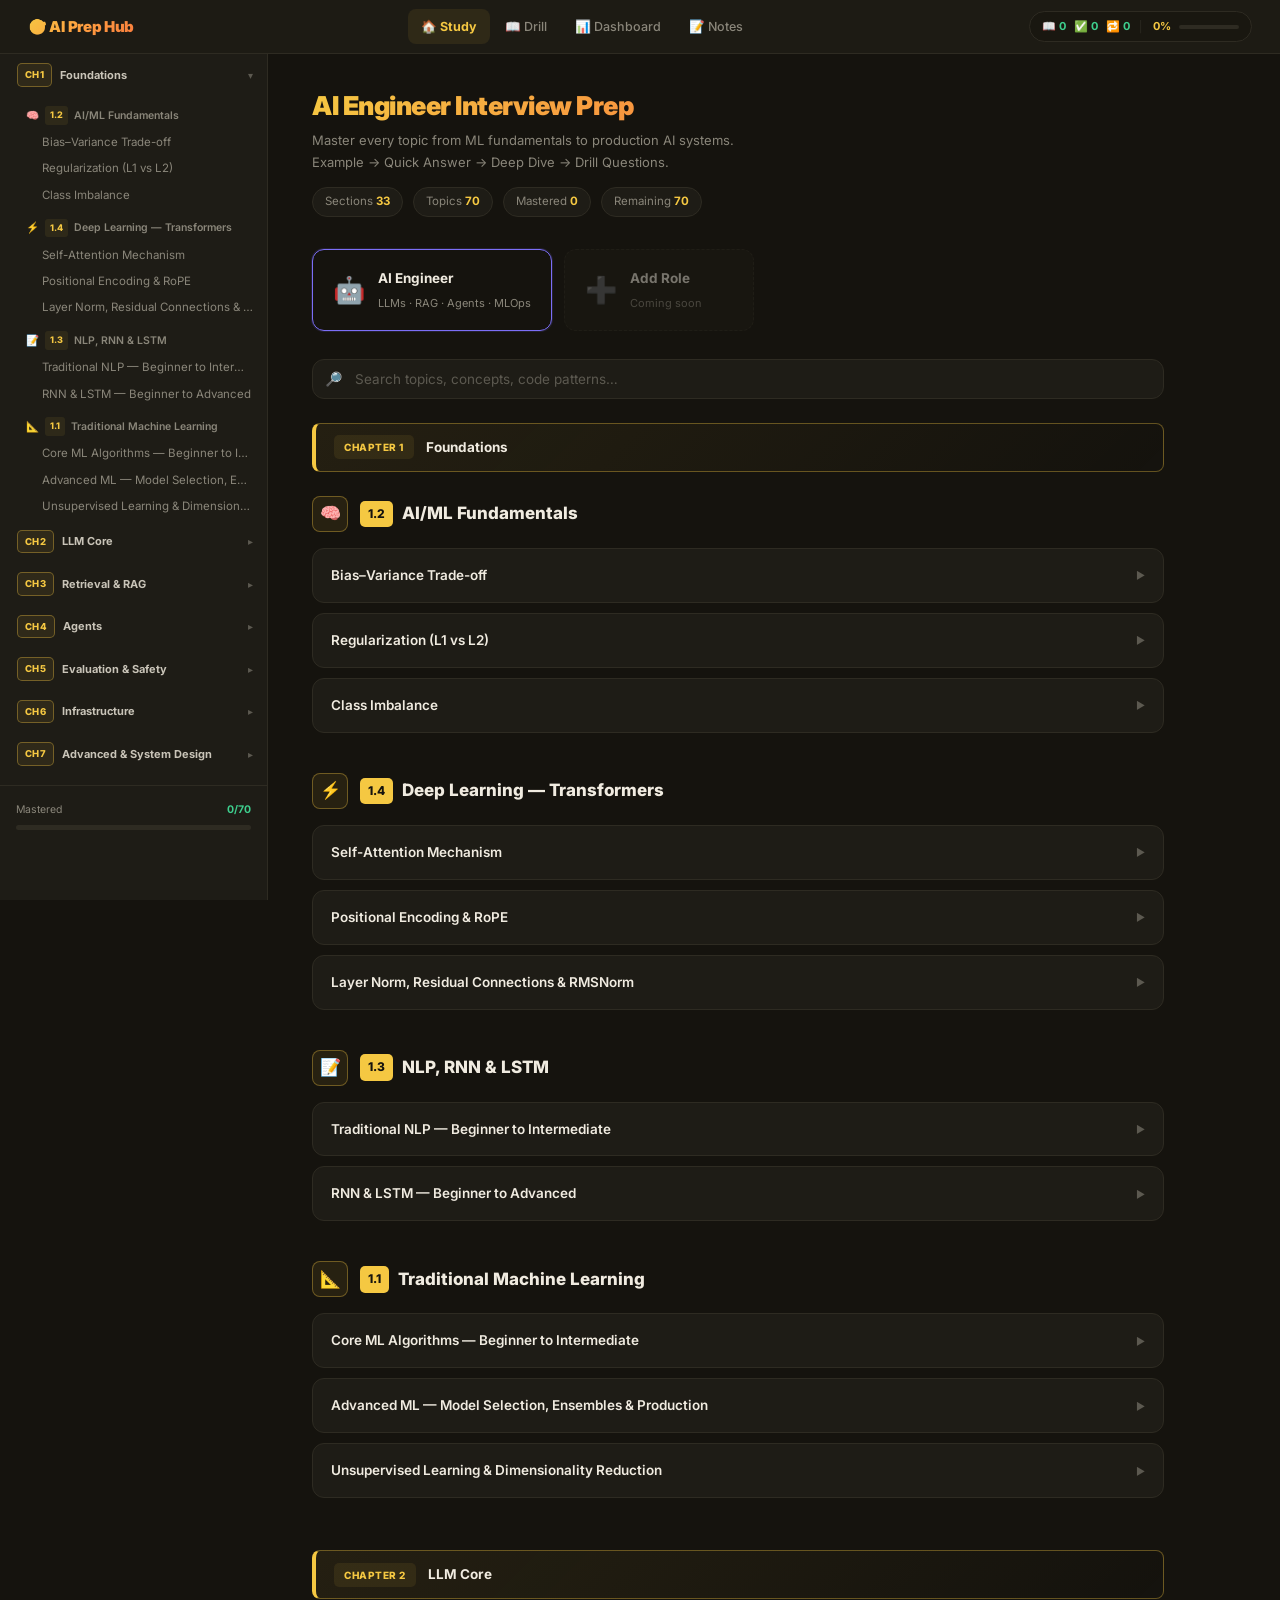
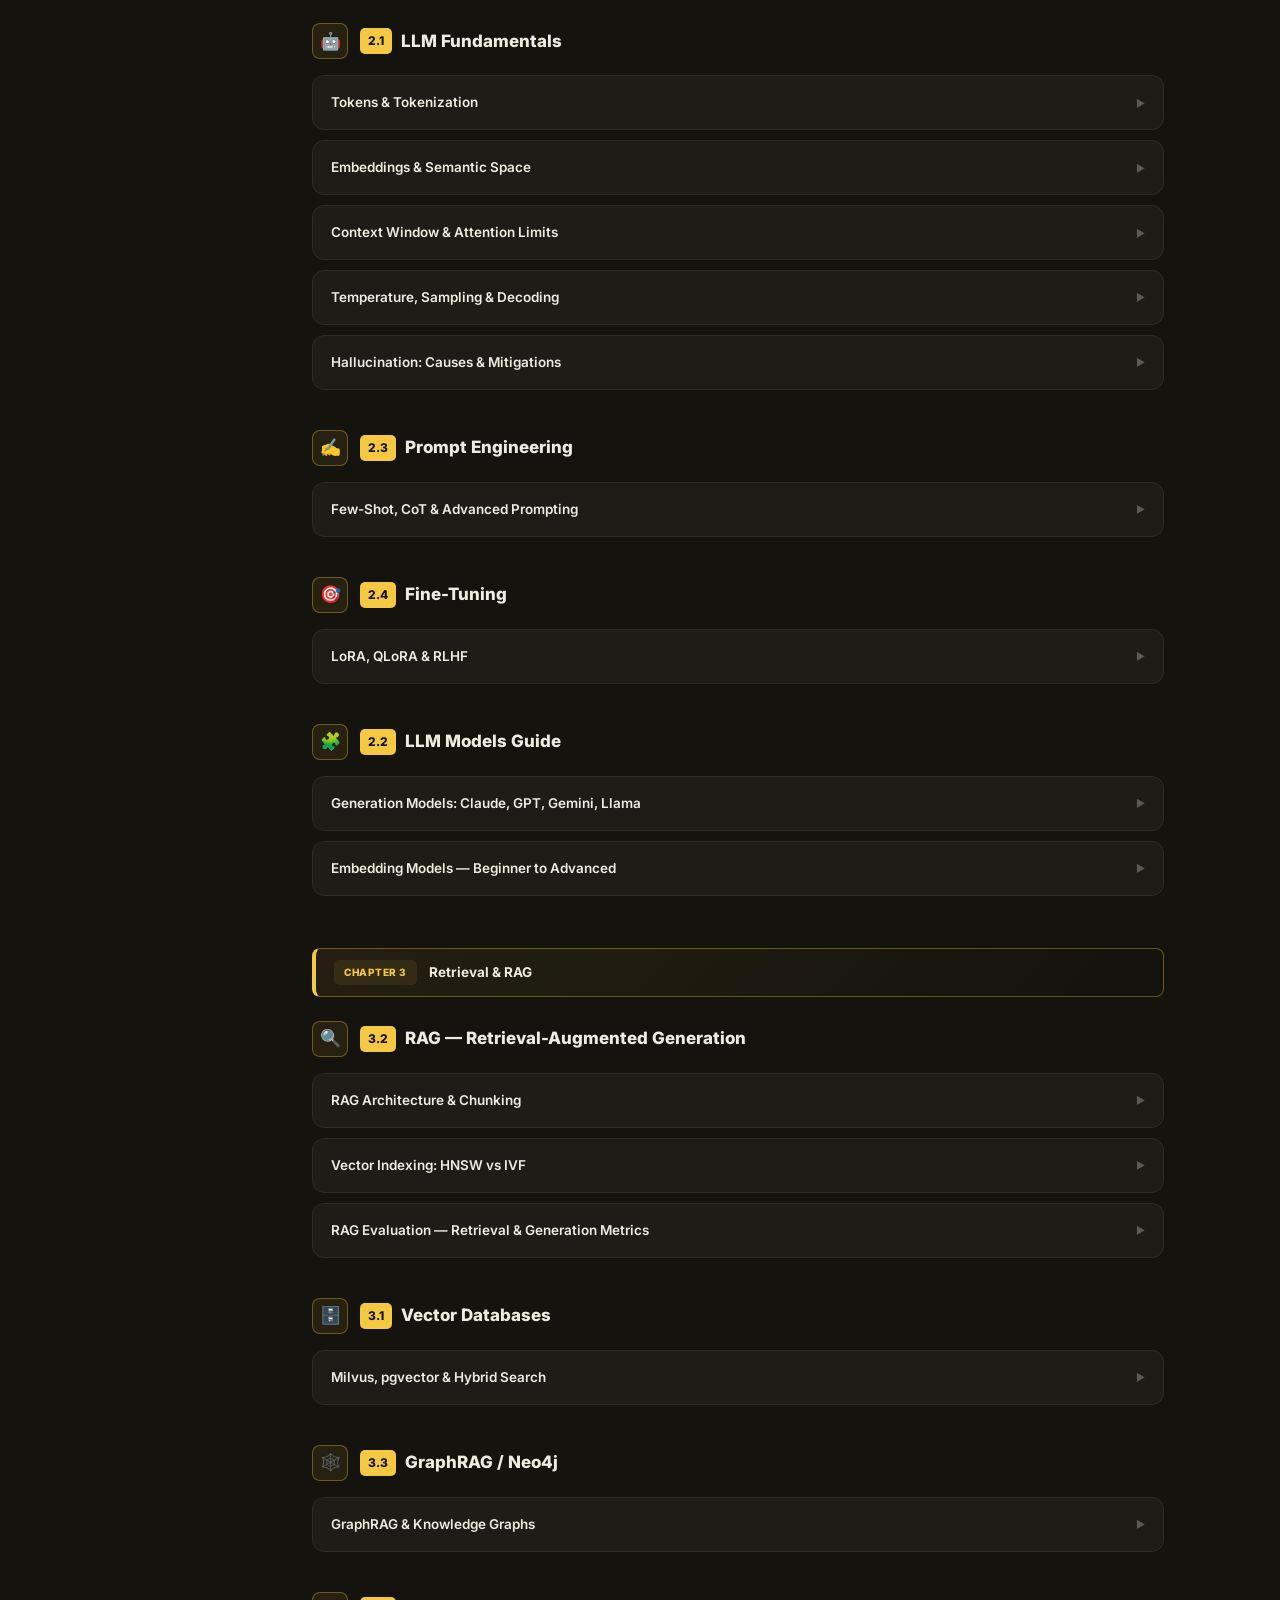
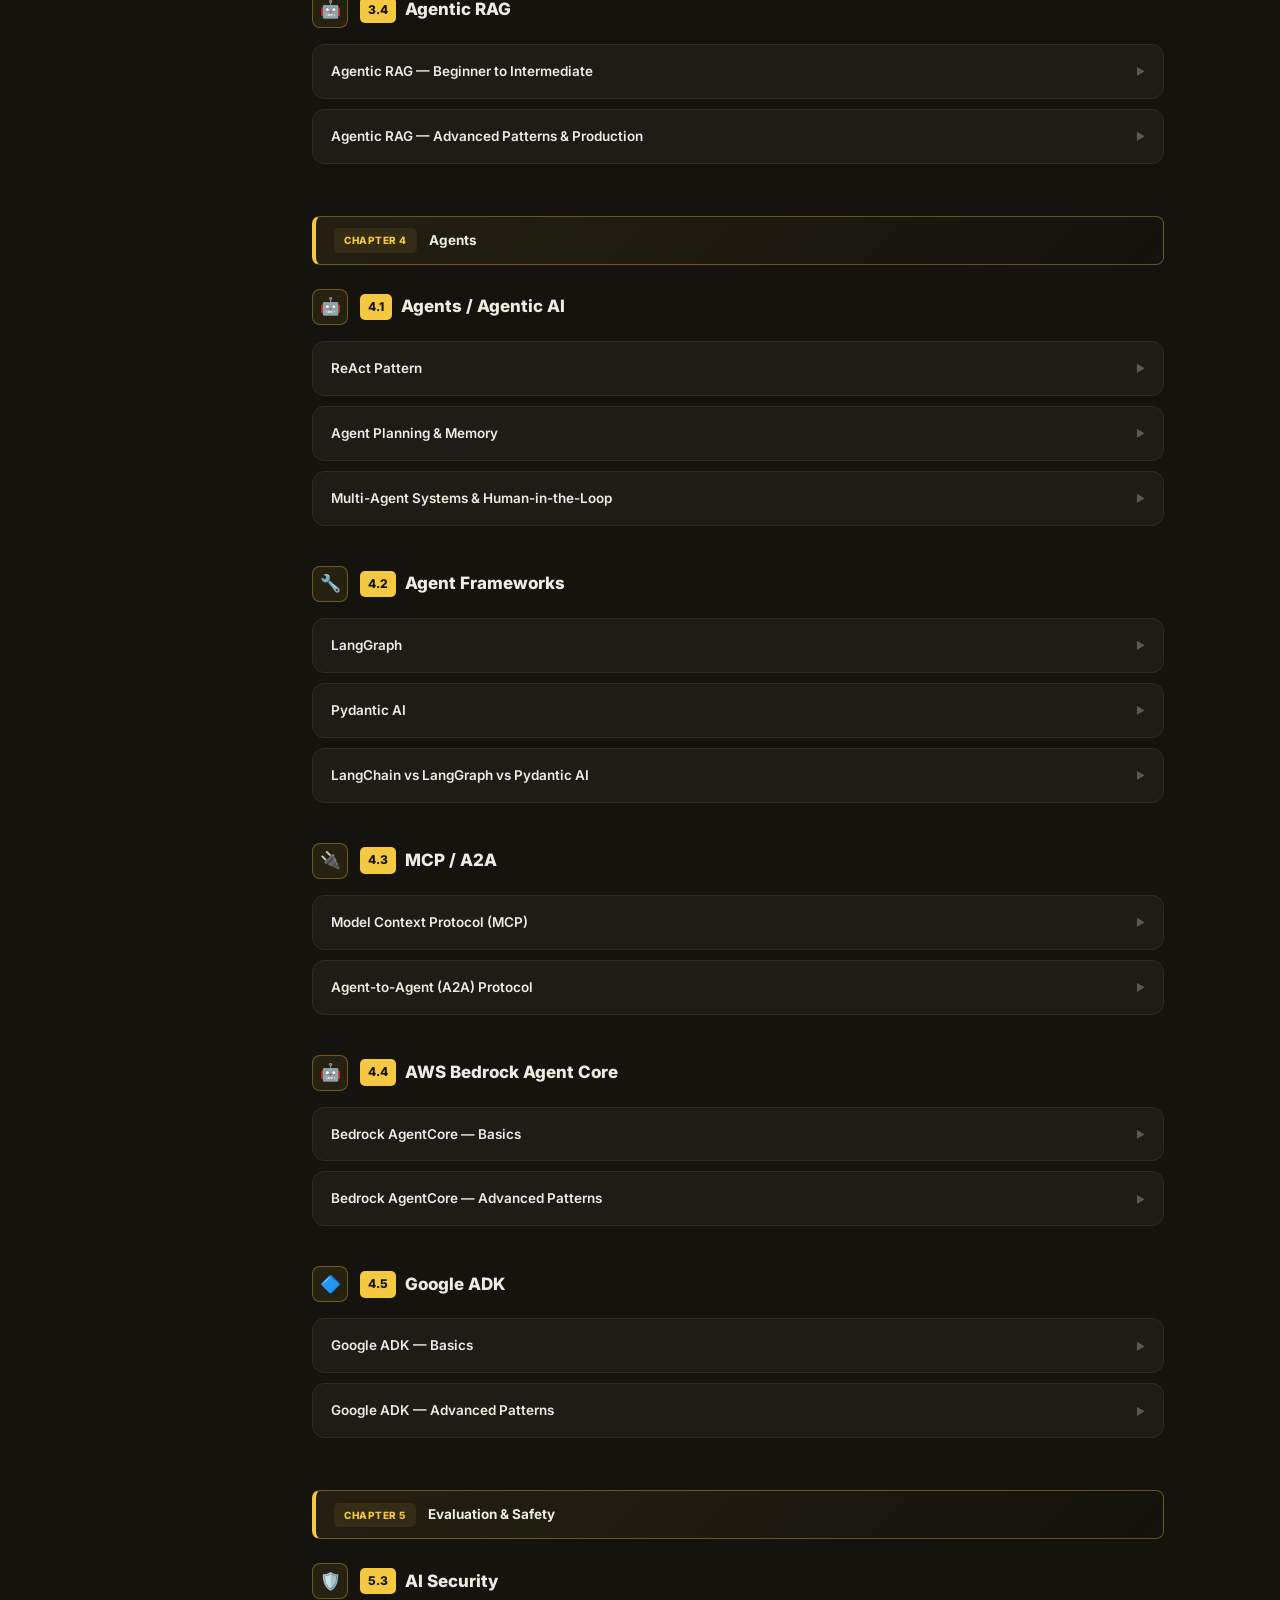
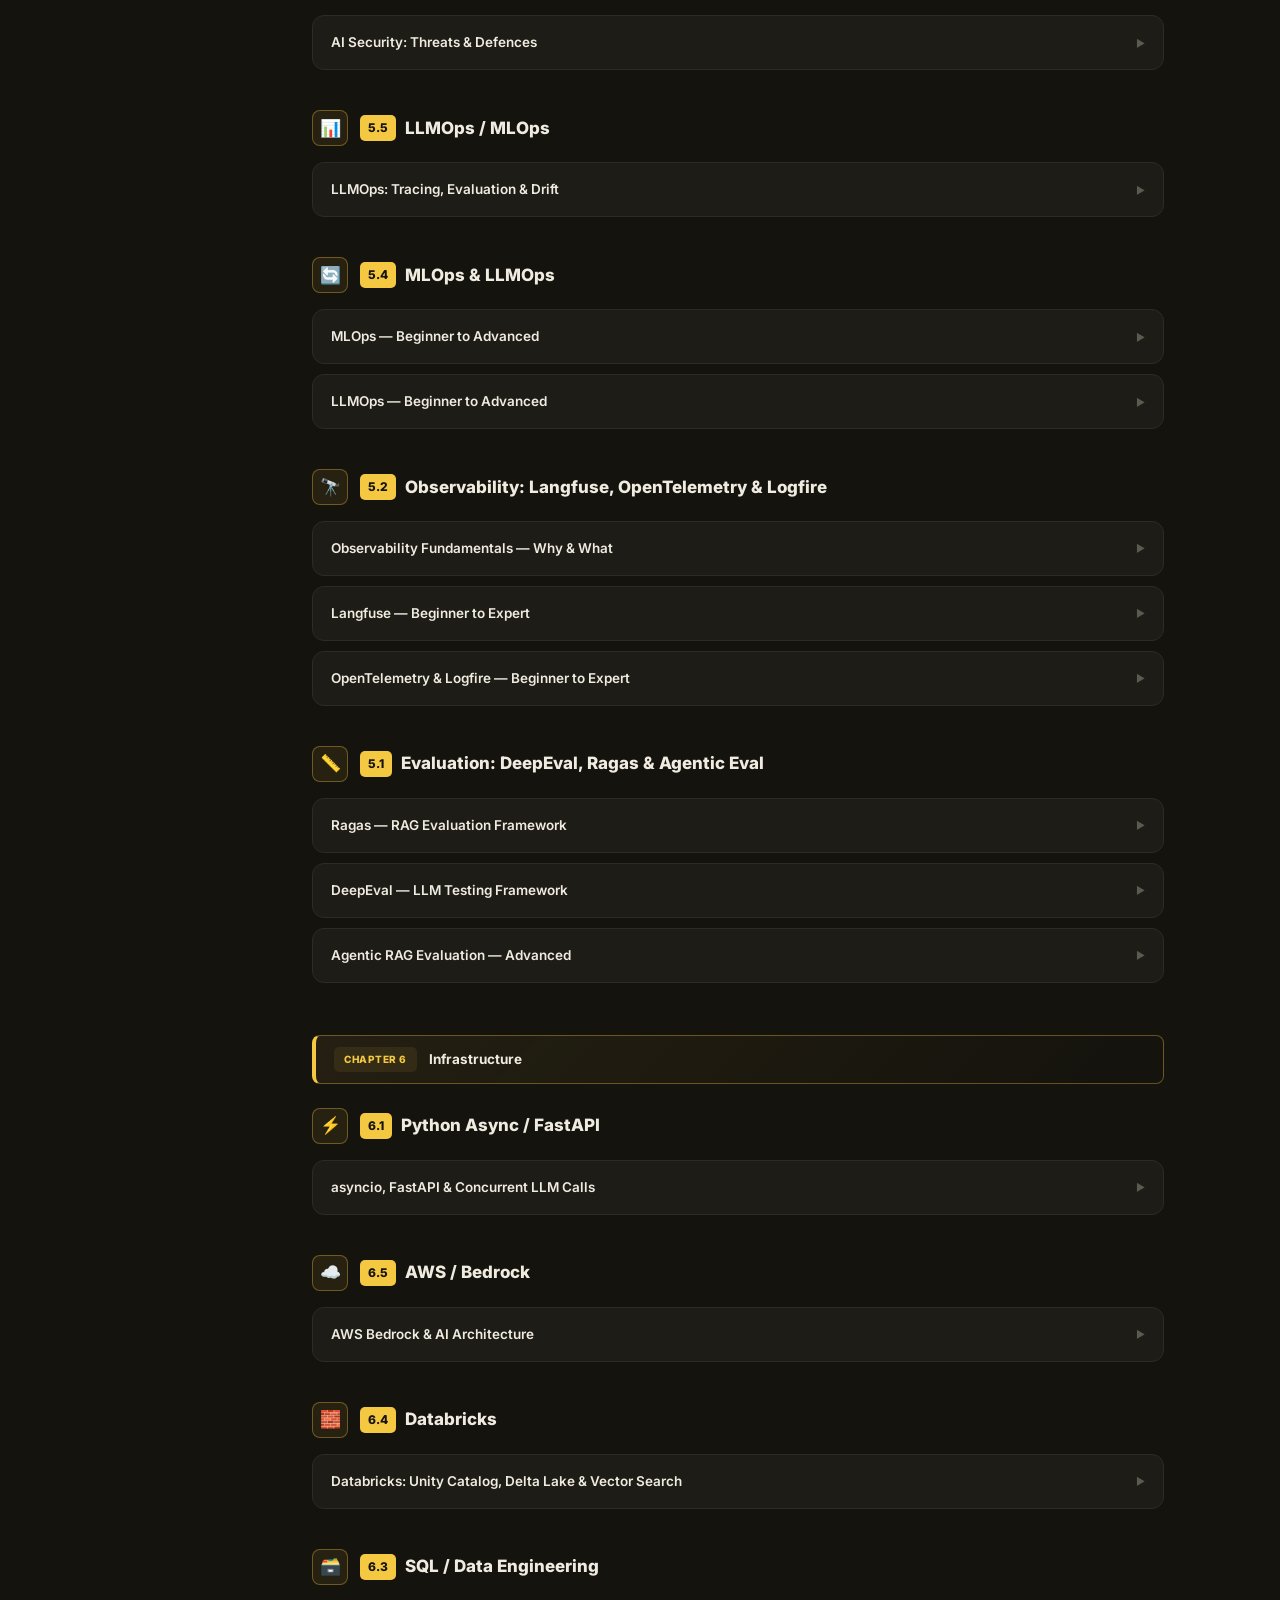
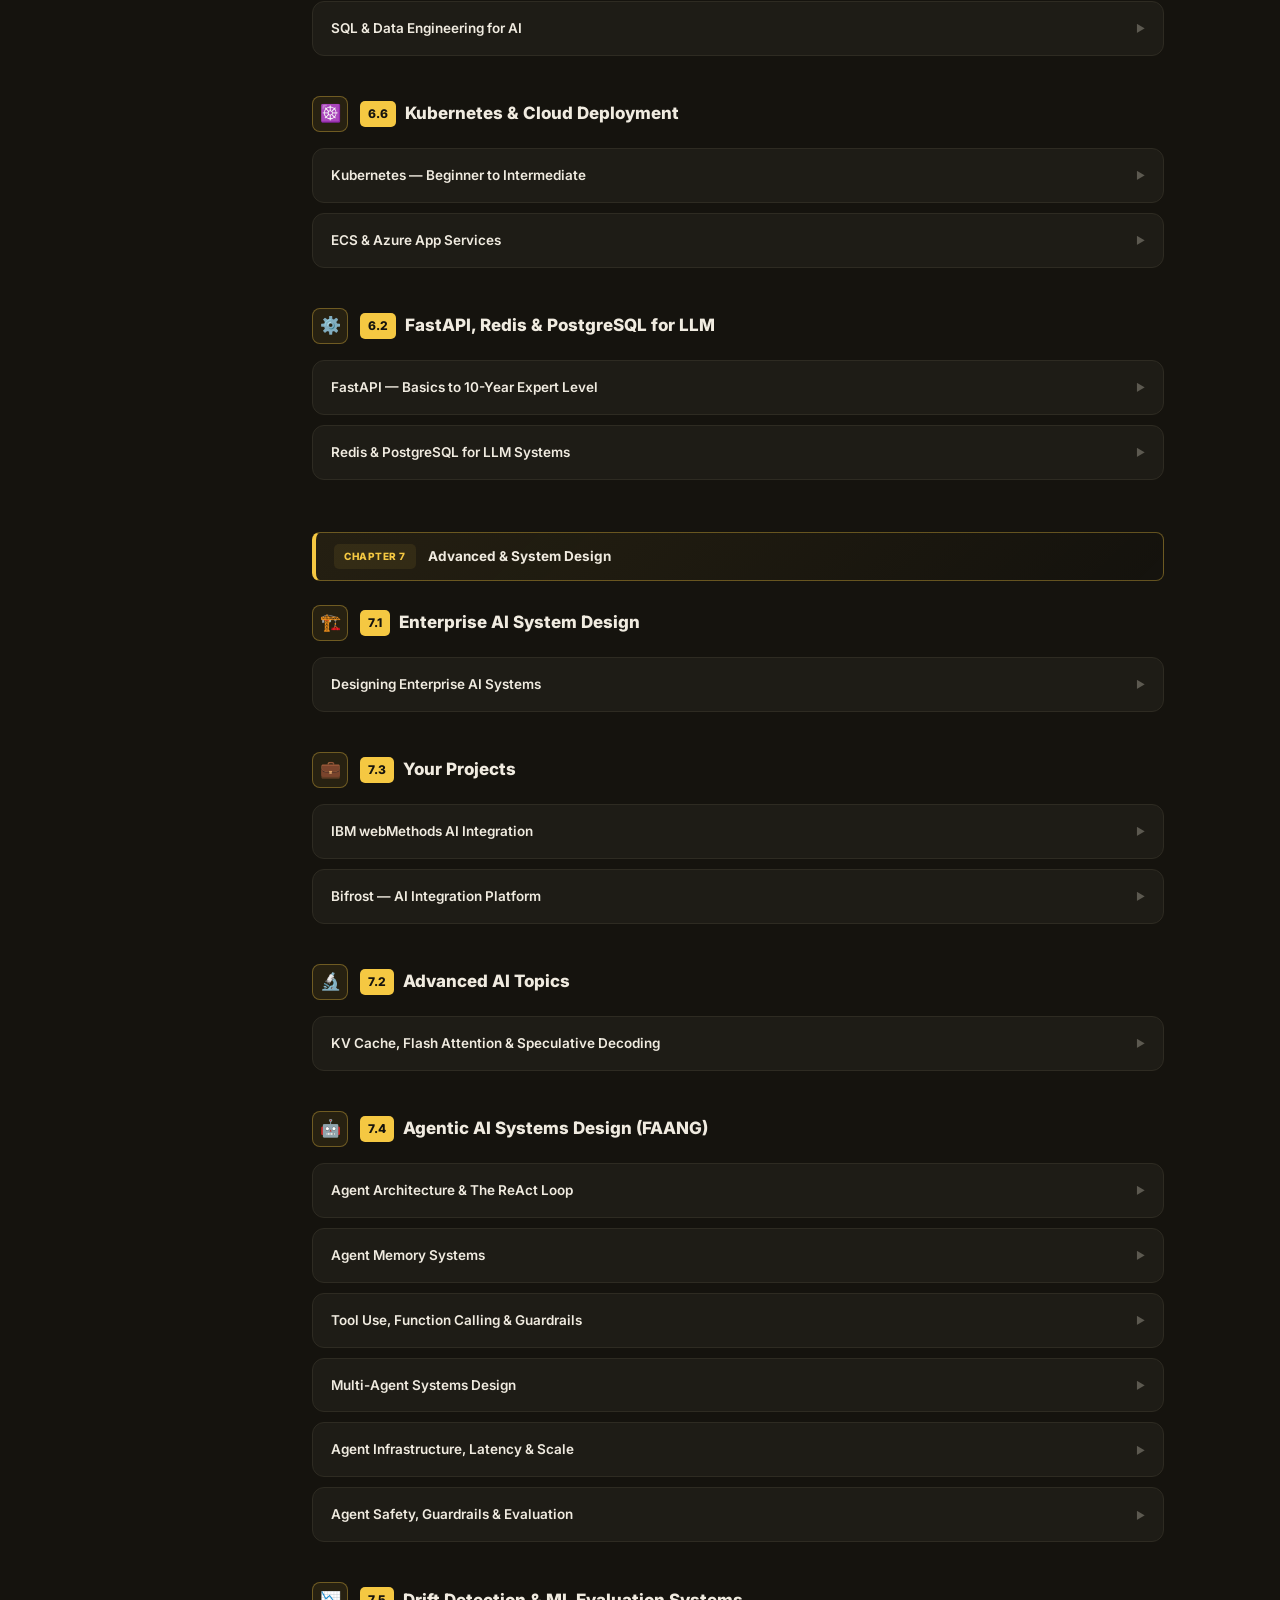
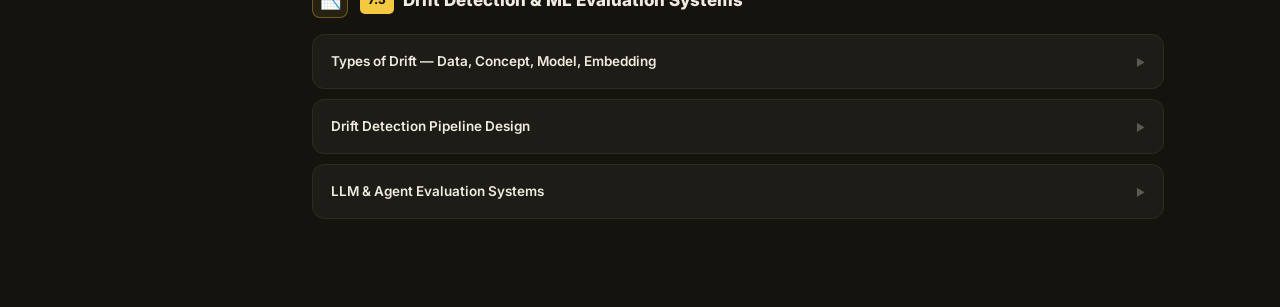
<file: index.html>
<!DOCTYPE html>
<html lang="en">
<head>
  <meta charset="UTF-8"/>
  <meta name="viewport" content="width=device-width,initial-scale=1"/>
  <title>Study — AI Prep Hub</title>
  <link rel="stylesheet" href="css/app.css"/>
  <style>
    .roles-row { display: flex; gap: 12px; margin-bottom: 28px; flex-wrap: wrap; }
    .role-card {
      background: var(--surface);
      border: 1px solid var(--border);
      border-radius: var(--radius);
      padding: 16px 20px;
      min-width: 190px;
      cursor: pointer;
      transition: all 0.2s;
      display: flex; align-items: center; gap: 13px;
    }
    .role-card.active { border-color: var(--accent); background: var(--accent-muted); box-shadow: 0 0 0 1px var(--accent-glow); }
    .role-card:hover  { border-color: var(--accent-soft); }
    .role-card .role-icon { font-size: 26px; }
    .role-card .role-name { font-size: 13.5px; font-weight: 700; color: var(--text); }
    .role-card .role-desc { font-size: 11px; color: var(--muted); margin-top: 2px; }
    .add-role-card { opacity: 0.45; border-style: dashed; }
    .add-role-card:hover { opacity: 0.7; }
    .topic-section { margin-bottom: 40px; }
    .topic-card    { margin-bottom: 10px; }

    /* ── Drill action buttons (inline in study page) ── */
    .drill-action-row {
      display: flex; align-items: center; gap: 7px;
      padding: 8px 13px 8px 43px;
      background: rgba(0,0,0,0.10);
      border-top: 1px solid var(--border);
      flex-wrap: wrap;
    }
    .d-action-btn {
      display: flex; align-items: center; gap: 5px;
      padding: 5px 11px; border-radius: var(--radius-sm);
      border: 1px solid transparent;
      font-size: 11px; font-weight: 700;
      cursor: pointer; transition: all 0.15s;
      font-family: var(--font);
    }
    .d-btn-learn   { background: var(--blue-bg);   color: var(--blue);   border-color: var(--blue-border);   }
    .d-btn-done    { background: var(--green-bg);  color: var(--green);  border-color: var(--green-border);  }
    .d-btn-revised { background: var(--orange-bg); color: var(--orange); border-color: var(--orange-border); }
    .d-btn-learn.active   { background: rgba(91,164,245,0.18);  border-color: var(--blue);   }
    .d-btn-done.active    { background: rgba(62,207,142,0.18);  border-color: var(--green);  box-shadow: 0 0 0 2px var(--green-glow); }
    .d-btn-revised.active { background: rgba(249,123,61,0.18);  border-color: var(--orange); }
    .d-action-btn:disabled, .d-action-btn.locked {
      opacity: 0.28; cursor: not-allowed; pointer-events: none;
    }
    .d-btn-reset-q {
      background: transparent !important;
      color: var(--muted) !important;
      border: 1px solid var(--border) !important;
      margin-left: auto;
    }
    .d-btn-reset-q:hover { color: var(--text) !important; border-color: var(--muted2) !important; }
    .d-btn-note-q {
      background: transparent !important;
      color: var(--muted) !important;
      border: 1px solid var(--border) !important;
      font-size: 13px !important;
      padding: 4px 9px !important;
    }
    .d-btn-note-q:hover { color: var(--gold) !important; border-color: var(--gold-border) !important; }
    .d-btn-note-q.has-note { color: var(--gold) !important; border-color: var(--gold-border) !important; background: var(--gold-bg) !important; }
    .d-count-badge {
      font-size: 9.5px; font-weight: 800;
      background: rgba(255,255,255,0.10);
      padding: 1px 5px; border-radius: 99px;
      min-width: 16px; text-align: center;
    }
    /* Drill item state left-border */
    .drill-item.state-learn   { border-left: 3px solid var(--blue); }
    .drill-item.state-done    { border-left: 3px solid var(--green); box-shadow: inset 3px 0 10px var(--green-glow); }
    .drill-item.state-revised { border-left: 3px solid var(--orange); }
  </style>
</head>
<body>
  <nav class="navbar" id="navbar"></nav>

  <div class="layout">
    <aside class="sidebar" id="sidebar"></aside>

    <main class="main">
      <header class="page-header">
        <h1 id="role-title">AI Engineer Interview Prep</h1>
        <p>Master every topic from ML fundamentals to production AI systems.<br/>Example → Quick Answer → Deep Dive → Drill Questions.</p>
        <div class="stats-row" id="stats-row"></div>
      </header>

      <div class="roles-row">
        <div class="role-card active">
          <span class="role-icon">🤖</span>
          <div>
            <div class="role-name">AI Engineer</div>
            <div class="role-desc">LLMs · RAG · Agents · MLOps</div>
          </div>
        </div>
        <div class="role-card add-role-card" title="Coming soon">
          <span class="role-icon">➕</span>
          <div>
            <div class="role-name">Add Role</div>
            <div class="role-desc">Coming soon</div>
          </div>
        </div>
      </div>

      <div class="search-wrap">
        <span class="search-icon">🔎</span>
        <input type="text" id="search-input" placeholder="Search topics, concepts, code patterns…"/>
      </div>

      <div id="content"></div>
    </main>
  </div>

<script src="js/common.js"></script>
<script src="js/data.js"></script>
<script>
let allSections = [];
let progress    = {};

// ── qMeta map for drill items on study page ─────────────────────
const studyQMeta = {}; // "topicId::idx" → { q, chapter, chapter_title, section_id, section_num }
let   studyQCounts = {};  // "topicId::idx" → { learn, done, revised, last }

// ── Render helpers ─────────────────────────────────────────────
function renderDrillItem(item, idx, topicId, secMeta) {
  const aid    = `ans-${topicId}-${idx}`;
  const cid    = `ac-${topicId}-${idx}`;
  const key    = `${topicId}::${idx}`;
  const counts = studyQCounts[key] || { learn: 0, done: 0, revised: 0, last: null };
  const last   = counts.last;
  const stCls  = last ? `state-${last}` : '';

  // Store meta for markDrillQ
  studyQMeta[key] = {
    q:             item.q,
    chapter:       secMeta.chapter       || 0,
    chapter_title: secMeta.chapter_title || '',
    section_id:    secMeta.id            || '',
    section_num:   secMeta.section_num   || '',
  };

  return `
    <li class="drill-item ${stCls}" id="di-${topicId}-${idx}">
      <div class="drill-q" onclick="toggleEl('${aid}','${cid}')">
        <span class="drill-num">${idx + 1}.</span>
        <span class="drill-q-text">${escHtml(item.q)}</span>
        <span class="drill-chevron" id="${cid}">▶</span>
      </div>
      <div class="drill-answer" id="${aid}">
        <div class="drill-answer-inner">
          <div class="drill-answer-label">💡 Answer</div>
          <pre>${escHtml(item.a)}</pre>
        </div>
        <div class="drill-action-row">
          <button class="d-action-btn d-btn-learn${last === 'learn' ? ' active' : ''}${counts.done > 0 ? ' locked' : ''}"
            id="dbl-${topicId}-${idx}"
            onclick="markDrillQ('${topicId}',${idx},'learn')">
            📖 Learn <span class="d-count-badge" id="dcl-${topicId}-${idx}">${counts.learn || 0}</span>
          </button>
          <button class="d-action-btn d-btn-done${last === 'done' ? ' active' : ''}${(counts.learn === 0 || counts.done > 0) ? ' locked' : ''}"
            id="dbd-${topicId}-${idx}"
            onclick="markDrillQ('${topicId}',${idx},'done')">
            ✅ Done <span class="d-count-badge" id="dcd-${topicId}-${idx}">${counts.done || 0}</span>
          </button>
          <button class="d-action-btn d-btn-revised${last === 'revised' ? ' active' : ''}${counts.learn === 0 ? ' locked' : ''}"
            id="dbr-${topicId}-${idx}"
            onclick="markDrillQ('${topicId}',${idx},'revised')">
            🔁 Revise <span class="d-count-badge" id="dcr-${topicId}-${idx}">${counts.revised || 0}</span>
          </button>
          <button class="d-action-btn d-btn-reset-q"
            id="dbx-${topicId}-${idx}"
            onclick="resetDrillQ('${topicId}',${idx})">
            ↺ Reset <span class="d-count-badge" id="dcx-${topicId}-${idx}">${counts.reset || 0}</span>
          </button>
          <button class="d-action-btn d-btn-note-q${Store.getNote(topicId+'::'+idx) ? ' has-note' : ''}"
            id="nb-${topicId}-${idx}"
            data-nkey="${topicId}::${idx}"
            data-ntitle="${escHtml(item.q).slice(0,80)}"
            data-nsub="${escHtml(secMeta.title || '')}"
            onclick="openNotesModal(this.dataset.nkey, this.dataset.ntitle, this.dataset.nsub)">
            📝
          </button>
        </div>
      </div>
    </li>`;
}

function renderTopic(topic, secMeta) {
  const st      = progress[topic.id] || 'none';
  const cardCls = st !== 'none' ? st : '';
  const badge   = st === 'mastered'  ? `<span class="badge badge-mastered">✓ Mastered</span>`
                : st === 'reviewing' ? `<span class="badge badge-reviewing">↻ Reviewing</span>` : '';
  const drillHtml = (topic.drill || []).map((d, i) => renderDrillItem(d, i, topic.id, secMeta)).join('');

  return `
    <div class="card topic-card ${cardCls}" id="card-${topic.id}">
      <div class="card-header" onclick="toggleCard('${topic.id}')">
        <div class="card-title">${escHtml(topic.title)}${badge}</div>
        <span class="chevron" id="chev-${topic.id}">▶</span>
      </div>
      <div class="card-body" id="body-${topic.id}">
        ${topic.example ? `<div class="panel panel-example"><div class="panel-label">🔵 Remember It</div><p>${escHtml(topic.example)}</p></div>` : ''}
        <div class="panel panel-surface"><div class="panel-label">🟢 Quick Answer</div><p>${escHtml(topic.surface)}</p></div>
        <div class="panel panel-deep"><div class="panel-label">🟠 Deep Dive</div>${renderDeepText(topic.deep)}</div>
        <div class="panel panel-drill">
          <div class="panel-label">🔴 Drill Questions — click to reveal</div>
          <ul class="drill-list">${drillHtml}</ul>
        </div>
        <div class="card-footer">
          <button class="btn btn-mastered"  onclick="setStatus('${topic.id}','mastered')">✓ Mastered</button>
          <button class="btn btn-reviewing" onclick="setStatus('${topic.id}','reviewing')">↻ Review</button>
          <button class="btn btn-reset"     onclick="setStatus('${topic.id}','none')">Reset</button>
        </div>
      </div>
    </div>`;
}

function renderAll(sections) {
  const content = document.getElementById('content');
  const sidebar = document.getElementById('sidebar');
  content.innerHTML = '';
  sidebar.innerHTML = '';

  let total = 0, mastered = 0;

  // Group by chapter
  const chapters = {};
  sections.forEach(sec => {
    const ch = sec.chapter || 0;
    if (!chapters[ch]) chapters[ch] = { title: sec.chapter_title || 'General', secs: [] };
    chapters[ch].secs.push(sec);
  });
  const chNums = Object.keys(chapters).map(Number).sort((a, b) => a - b);

  chNums.forEach(chNum => {
    const { title: chTitle, secs: chSecs } = chapters[chNum];
    const chId   = `ch-${chNum}`;
    const isFirst = chNum === chNums[0];

    let sidebarLinks = '';
    chSecs.forEach(sec => {
      total    += sec.topics.length;
      mastered += sec.topics.filter(t => progress[t.id] === 'mastered').length;
      sidebarLinks += `
        <div class="sidebar-section">
          <div class="sidebar-section-title">
            <span>${sec.icon}</span>
            <span class="sec-badge">${sec.section_num || ''}</span>
            ${escHtml(sec.title.replace(/^\d+\.\s*/, ''))}
          </div>
          ${sec.topics.map(t => `<a class="sidebar-link" href="#card-${t.id}">${escHtml(t.title)}</a>`).join('')}
        </div>`;
    });

    sidebar.innerHTML += `
      <div class="chapter-group">
        <div class="chapter-header" onclick="toggleChapter('${chId}')">
          <span class="chapter-num">Ch${chNum}</span>
          <span class="chapter-label">${escHtml(chTitle)}</span>
          <span class="chapter-chevron" id="chev-${chId}">${isFirst ? '▾' : '▸'}</span>
        </div>
        <div class="chapter-body${isFirst ? ' open' : ''}" id="${chId}">
          ${sidebarLinks}
        </div>
      </div>`;

    const contentSections = chSecs.map(sec => `
      <div class="topic-section" id="sec-${sec.id}">
        <div class="section-hdr">
          <div class="section-icon">${sec.icon}</div>
          <h2><span class="content-sec-num">${sec.section_num || ''}</span>${escHtml(sec.title.replace(/^\d+\.\s*/, ''))}</h2>
        </div>
        ${sec.topics.map(t => renderTopic(t, sec)).join('')}
      </div>`).join('');

    content.innerHTML += `
      <div class="chapter-content-block" id="chapter-${chNum}">
        <div class="chapter-content-hdr">
          <span class="ch-num-badge">Chapter ${chNum}</span>
          <span class="ch-title">${escHtml(chTitle)}</span>
        </div>
        ${contentSections}
      </div>`;
  });

  sidebar.innerHTML += `
    <div class="sidebar-progress">
      <div class="progress-label"><span>Mastered</span><strong>${mastered}/${total}</strong></div>
      <div class="progress-track"><div class="progress-fill" style="width:${total ? Math.round(mastered / total * 100) : 0}%"></div></div>
    </div>`;

  document.getElementById('stats-row').innerHTML = `
    <div class="stat-pill">Sections <span>${sections.length}</span></div>
    <div class="stat-pill">Topics <span>${total}</span></div>
    <div class="stat-pill">Mastered <span>${mastered}</span></div>
    <div class="stat-pill">Remaining <span>${total - mastered}</span></div>`;

  window.TOTAL_TOPICS = total;
  renderNavbar('home');
}

// ── Interactions ────────────────────────────────────────────────
function toggleChapter(chId) {
  const body = document.getElementById(chId);
  const chev = document.getElementById(`chev-${chId}`);
  const open = body.classList.toggle('open');
  if (chev) chev.textContent = open ? '▾' : '▸';
}

function toggleCard(id) {
  const body = document.getElementById(`body-${id}`);
  const chev = document.getElementById(`chev-${id}`);
  const open = body.classList.toggle('open');
  chev.classList.toggle('open', open);
}

function toggleEl(bodyId, chevId) {
  const body = document.getElementById(bodyId);
  const chev = document.getElementById(chevId);
  const open = body.classList.toggle('open');
  if (chev) chev.style.transform = open ? 'rotate(90deg)' : '';
}

function setStatus(topicId, status) {
  Store.setTopicStatus(topicId, status);
  progress = Store.getProgress();

  const card  = document.getElementById(`card-${topicId}`);
  const title = card.querySelector('.card-title');
  card.classList.remove('mastered', 'reviewing');
  if (status !== 'none') card.classList.add(status);
  title.querySelectorAll('.badge').forEach(b => b.remove());
  if (status === 'mastered')  title.insertAdjacentHTML('beforeend', `<span class="badge badge-mastered">✓ Mastered</span>`);
  if (status === 'reviewing') title.insertAdjacentHTML('beforeend', `<span class="badge badge-reviewing">↻ Reviewing</span>`);

  // Refresh progress bar counts
  const total    = allSections.reduce((a, s) => a + s.topics.length, 0);
  const mastered = Object.values(progress).filter(v => v === 'mastered').length;
  const pct      = total ? Math.round(mastered / total * 100) : 0;
  const fill = document.querySelector('.progress-fill');
  if (fill) fill.style.width = pct + '%';
  const lbl = document.querySelector('.sidebar-progress .progress-label strong');
  if (lbl) lbl.textContent = `${mastered}/${total}`;
  window.TOTAL_TOPICS = total;
  renderNavbar('home');
}

function filterTopics(q) {
  if (!q.trim()) { renderAll(allSections); return; }
  const lq = q.toLowerCase();
  const filtered = allSections
    .map(sec => ({
      ...sec,
      topics: sec.topics.filter(t =>
        t.title.toLowerCase().includes(lq) ||
        (t.example || '').toLowerCase().includes(lq) ||
        t.surface.toLowerCase().includes(lq) ||
        t.deep.toLowerCase().includes(lq) ||
        (t.drill || []).some(d => d.q.toLowerCase().includes(lq) || d.a.toLowerCase().includes(lq))
      )
    }))
    .filter(sec => sec.topics.length > 0);

  if (!filtered.length) {
    document.getElementById('content').innerHTML = `<div class="empty"><div class="big">🔎</div><p>No results for "<strong>${escHtml(q)}</strong>"</p></div>`;
  } else {
    renderAll(filtered);
  }
}

// ── Mark drill question from study page ─────────────────────────
function markDrillQ(topicId, qIdx, action) {
  // Hard gate — check DOM lock state
  const btnIdMap = { learn: `dbl-${topicId}-${qIdx}`, done: `dbd-${topicId}-${qIdx}`, revised: `dbr-${topicId}-${qIdx}` };
  const btn = document.getElementById(btnIdMap[action]);
  if (btn && btn.classList.contains('locked')) return;

  const key = `${topicId}::${qIdx}`;
  if (!studyQCounts[key]) studyQCounts[key] = { learn: 0, done: 0, revised: 0, last: null };
  const c = studyQCounts[key];

  const meta = studyQMeta[key] || { q: '', chapter: 0, chapter_title: '', section_id: topicId, section_num: '' };
  Store.markQuestion(topicId, qIdx, action, meta);

  c[action]++;
  c.last = action;

  // Update drill item state class
  const di = document.getElementById(`di-${topicId}-${qIdx}`);
  if (di) {
    di.classList.remove('state-learn', 'state-done', 'state-revised');
    di.classList.add(`state-${action}`);
  }

  // Update button active + locked states
  const btnLearn   = document.getElementById(`dbl-${topicId}-${qIdx}`);
  const btnDone    = document.getElementById(`dbd-${topicId}-${qIdx}`);
  const btnRevised = document.getElementById(`dbr-${topicId}-${qIdx}`);

  if (btnLearn) {
    btnLearn.classList.toggle('active', action === 'learn');
    // Lock Learn only after Done is clicked
    btnLearn.classList.toggle('locked', c.done > 0);
  }
  if (btnDone) {
    btnDone.classList.toggle('active', action === 'done');
    // Unlock Done once Learn clicked; lock permanently after Done clicked once
    if (c.learn > 0 && c.done === 0) btnDone.classList.remove('locked');
    if (c.done > 0) btnDone.classList.add('locked');
  }
  if (btnRevised) {
    btnRevised.classList.toggle('active', action === 'revised');
    // Unlock Revise once Learn clicked — stays re-clickable forever
    if (c.learn > 0) btnRevised.classList.remove('locked');
  }

  // Update counter badge
  const cEl = document.getElementById(`dc${action[0]}-${topicId}-${qIdx}`);
  if (cEl) cEl.textContent = c[action];

  renderNavbar('home');
}

// ── Reset drill question from study page ────────────────────────
function resetDrillQ(topicId, qIdx) {
  const key = `${topicId}::${qIdx}`;
  if (!studyQCounts[key]) studyQCounts[key] = { learn: 0, done: 0, revised: 0, reset: 0, last: null };
  studyQCounts[key].reset = (studyQCounts[key].reset || 0) + 1;
  studyQCounts[key].learn   = 0;
  studyQCounts[key].done    = 0;
  studyQCounts[key].revised = 0;
  studyQCounts[key].last    = null;

  // Persist to localStorage
  const qs = Store.getQuestions();
  if (qs[key]) {
    qs[key].learnCount   = 0;
    qs[key].doneCount    = 0;
    qs[key].revisedCount = 0;
    qs[key].lastAction   = null;
    qs[key].resetCount   = studyQCounts[key].reset;
  } else {
    qs[key] = { learnCount:0, doneCount:0, revisedCount:0, lastAction:null, resetCount: studyQCounts[key].reset,
      chapter:0, chapter_title:'', section_id:'', section_num:'', q:'' };
  }
  Store.saveQuestions(qs);

  // Reset drill item state
  const di = document.getElementById(`di-${topicId}-${qIdx}`);
  if (di) di.classList.remove('state-learn','state-done','state-revised');

  // Reset buttons: Learn unlocked, Done/Revise locked, all inactive, counters 0
  const btnLearn   = document.getElementById(`dbl-${topicId}-${qIdx}`);
  const btnDone    = document.getElementById(`dbd-${topicId}-${qIdx}`);
  const btnRevised = document.getElementById(`dbr-${topicId}-${qIdx}`);

  if (btnLearn)   { btnLearn.classList.remove('active','locked');   document.getElementById(`dcl-${topicId}-${qIdx}`).textContent = 0; }
  if (btnDone)    { btnDone.classList.remove('active'); btnDone.classList.add('locked');    document.getElementById(`dcd-${topicId}-${qIdx}`).textContent = 0; }
  if (btnRevised) { btnRevised.classList.remove('active'); btnRevised.classList.add('locked'); document.getElementById(`dcr-${topicId}-${qIdx}`).textContent = 0; }

  // Update reset counter badge
  const cxEl = document.getElementById(`dcx-${topicId}-${qIdx}`);
  if (cxEl) cxEl.textContent = studyQCounts[key].reset;

  renderNavbar('home');
}

// ── Init ────────────────────────────────────────────────────────
function init() {
  progress      = Store.getProgress();
  studyQCounts  = Store.getQCounts();
  allSections   = window.AI_SECTIONS || [];
  renderAll(allSections);
  document.getElementById('search-input').addEventListener('input', e => filterTopics(e.target.value));
}

init();
</script>
</body>
</html>
</file>
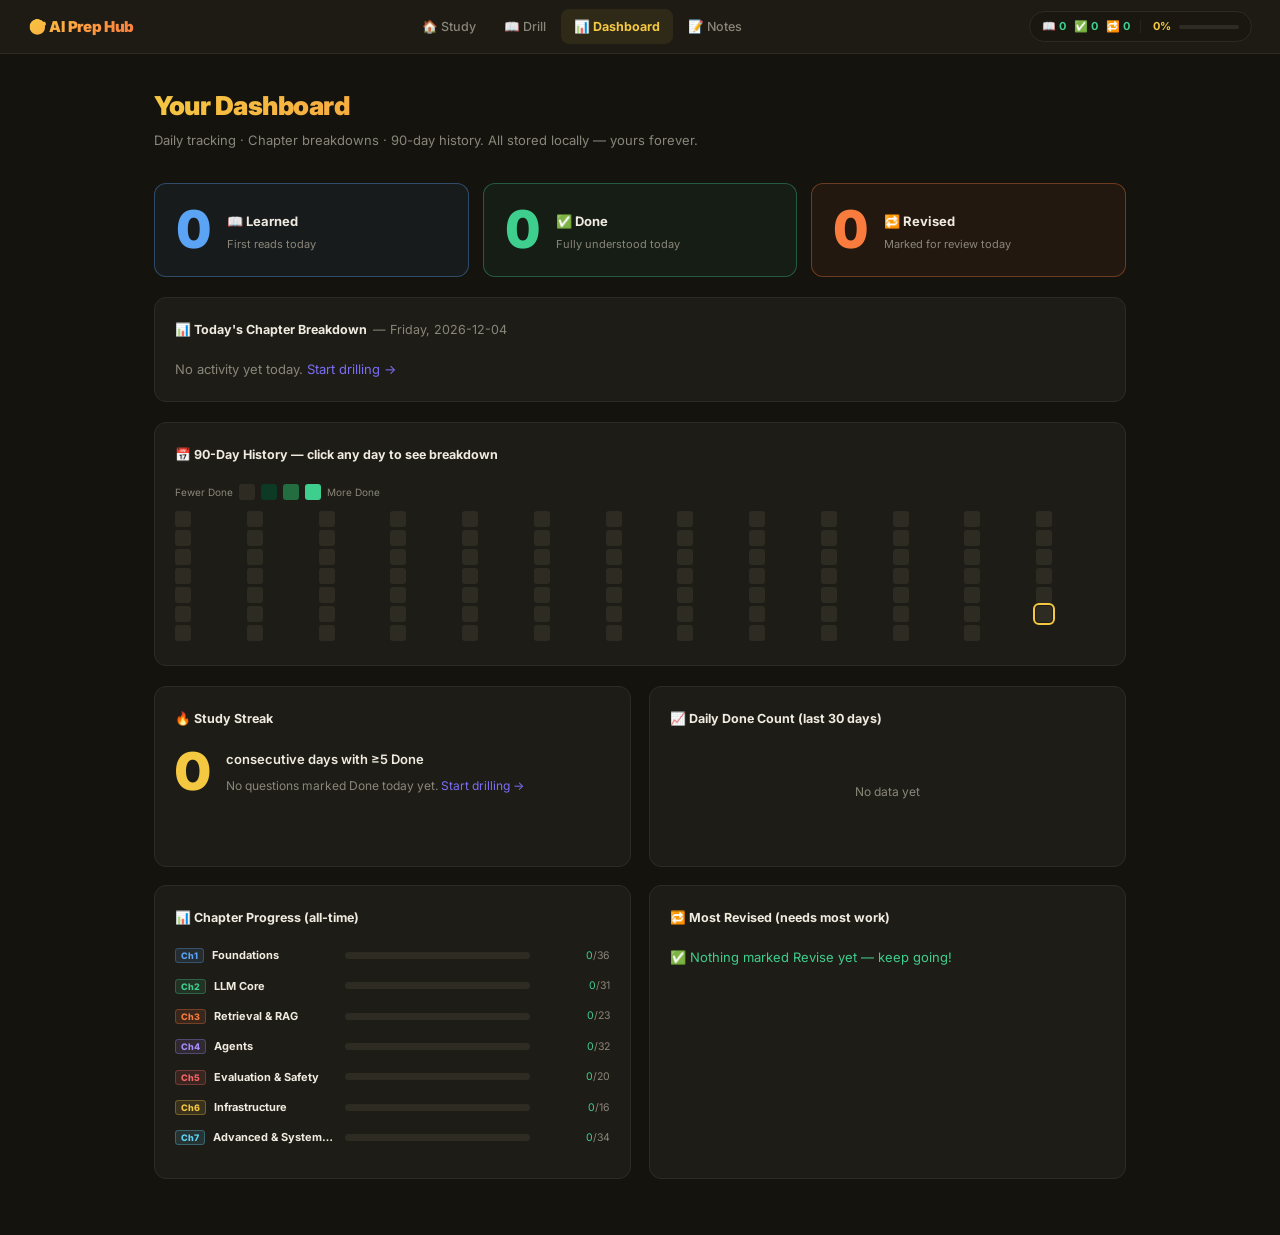
<file: dashboard.html>
<!DOCTYPE html>
<html lang="en">
<head>
  <meta charset="UTF-8"/>
  <meta name="viewport" content="width=device-width,initial-scale=1"/>
  <title>Dashboard — AI Prep Hub</title>
  <link rel="stylesheet" href="css/app.css"/>
  <style>
    /* ── Today hero ─────────────────────────────────────────── */
    .today-hero {
      display: grid;
      grid-template-columns: repeat(3, 1fr);
      gap: 14px;
      margin-bottom: 20px;
    }
    .today-tile {
      border-radius: var(--radius);
      padding: 20px 22px;
      border: 1px solid;
      display: flex; align-items: center; gap: 16px;
    }
    .today-tile.tile-learn   { background: var(--blue-bg);   border-color: var(--blue-border);   }
    .today-tile.tile-done    { background: var(--green-bg);  border-color: var(--green-border);  }
    .today-tile.tile-revised { background: var(--orange-bg); border-color: var(--orange-border); }
    .tile-num {
      font-size: 52px; font-weight: 900; line-height: 1;
      font-variant-numeric: tabular-nums;
    }
    .tile-learn   .tile-num { color: var(--blue);   }
    .tile-done    .tile-num { color: var(--green);  }
    .tile-revised .tile-num { color: var(--orange); }
    .tile-info .tile-label {
      font-size: 13px; font-weight: 700; color: var(--text);
    }
    .tile-info .tile-sub {
      font-size: 11px; color: var(--muted); margin-top: 3px; line-height: 1.5;
    }

    /* ── Chapter split ───────────────────────────────────────── */
    .ch-split-row { display: flex; align-items: center; gap: 10px; margin-bottom: 10px; }
    .ch-split-label {
      font-size: 11px; font-weight: 700; color: var(--text);
      width: 160px; flex-shrink: 0;
      white-space: nowrap; overflow: hidden; text-overflow: ellipsis;
    }
    .ch-split-track {
      flex: 1; height: 7px; background: var(--border);
      border-radius: 99px; overflow: hidden; display: flex;
    }
    .ch-split-seg { height: 100%; border-radius: 99px; transition: width 0.5s; }
    .ch-split-counts { font-size: 10.5px; color: var(--muted); width: 70px; text-align: right; flex-shrink: 0; }

    /* ── 90-day calendar ─────────────────────────────────────── */
    .cal-wrap { overflow-x: auto; padding-bottom: 4px; }
    .cal-grid {
      display: grid;
      grid-template-rows: repeat(7, 16px);
      grid-auto-flow: column;
      gap: 3px;
      min-width: max-content;
    }
    .cal-cell {
      width: 16px; height: 16px; border-radius: 3px;
      background: var(--border); cursor: pointer;
      transition: transform 0.1s;
    }
    .cal-cell:hover { transform: scale(1.3); z-index: 10; }
    /* Color by total done that day */
    .cal-cell[data-level="1"] { background: #0d3a24; }
    .cal-cell[data-level="2"] { background: #1F4D32; }
    .cal-cell[data-level="3"] { background: #226E40; }
    .cal-cell[data-level="4"] { background: #289150; }
    .cal-cell[data-level="5"] { background: var(--green); }
    .cal-cell.today-cell { outline: 2px solid var(--gold); outline-offset: 1px; }

    /* ── Day detail panel ────────────────────────────────────── */
    .day-detail {
      background: var(--surface2);
      border: 1px solid var(--gold-border);
      border-left: 4px solid var(--gold);
      border-radius: var(--radius);
      padding: 20px 24px;
      margin-top: 16px;
      display: none;
    }
    .day-detail.open { display: block; }
    .day-detail-header {
      display: flex; align-items: center; gap: 14px;
      margin-bottom: 18px; flex-wrap: wrap;
    }
    .day-detail-header h3 { font-size: 15px; font-weight: 800; color: var(--gold); }
    .day-stat-pill {
      font-size: 11px; font-weight: 700;
      padding: 3px 10px; border-radius: 99px;
      border: 1px solid;
    }
    .dd-chapter-block { margin-bottom: 16px; }
    .dd-chapter-title {
      font-size: 10.5px; font-weight: 700; color: var(--muted);
      text-transform: uppercase; letter-spacing: 0.8px;
      margin-bottom: 8px; display: flex; align-items: center; gap: 8px;
    }
    .dd-q-row {
      display: flex; align-items: flex-start; gap: 10px;
      padding: 5px 0; border-bottom: 1px solid var(--border-soft);
      font-size: 12px;
    }
    .dd-q-row:last-child { border-bottom: none; }
    .dd-action-badge {
      font-size: 9px; font-weight: 800; padding: 2px 6px;
      border-radius: 99px; border: 1px solid; flex-shrink: 0; margin-top: 2px;
      text-transform: uppercase; letter-spacing: 0.5px;
    }
    .dd-q-text { flex: 1; color: var(--text-2); line-height: 1.5; }
    .dd-count   { font-size: 10px; color: var(--muted); flex-shrink: 0; }

    /* ── Dash layout ─────────────────────────────────────────── */
    .dash-grid { display: grid; grid-template-columns: 1fr 1fr; gap: 18px; margin-bottom: 20px; }
    @media(max-width:760px) { .dash-grid { grid-template-columns:1fr; } .today-hero { grid-template-columns:1fr; } }
    .dash-card { background: var(--surface); border: 1px solid var(--border); border-radius: var(--radius); padding: 20px; }
    .dash-card h3 { font-size: 12.5px; font-weight: 700; color: var(--text); margin-bottom: 16px; display: flex; align-items: center; gap: 6px; }

    /* ── Streak ──────────────────────────────────────────────── */
    .streak-num { font-size: 52px; font-weight: 900; color: var(--gold); line-height: 1; }

    /* ── Trend chart ─────────────────────────────────────────── */
    .chart-wrap { position: relative; height: 100px; }
    .chart-svg  { width: 100%; height: 100%; }

    /* ── Most revised ────────────────────────────────────────── */
    .rev-item { background: var(--surface2); border: 1px solid var(--border); border-radius: var(--radius-sm); padding: 9px 12px; margin-bottom: 7px; display: flex; align-items: flex-start; gap: 10px; }
    .rev-badge { min-width: 32px; padding: 3px 8px; border-radius: 6px; display: flex; align-items: center; justify-content: center; font-size: 11px; font-weight: 800; flex-shrink: 0; background: var(--orange-bg); border: 1px solid var(--orange-border); color: var(--orange); }
    .rev-body  { flex: 1; }
    .rev-q     { font-size: 12px; color: var(--text); line-height: 1.5; }
    .rev-meta  { font-size: 10px; color: var(--muted); margin-top: 3px; }

    /* ── Section readiness ───────────────────────────────────── */
    .sec-row { display: flex; align-items: center; gap: 9px; margin-bottom: 10px; }
    .sec-row-icon { font-size: 13px; width: 20px; text-align: center; }
    .sec-row-name { font-size: 11.5px; color: var(--text); flex: 1; white-space: nowrap; overflow: hidden; text-overflow: ellipsis; }
    .sec-row-pct  { font-size: 11.5px; font-weight: 700; width: 32px; text-align: right; }
    .sec-bar-track { height: 5px; background: var(--border); border-radius: 99px; overflow: hidden; flex: 2; }
    .sec-bar-fill  { height: 100%; border-radius: 99px; transition: width 0.6s; }
  </style>
</head>
<body>
  <nav class="navbar" id="navbar"></nav>

  <div class="layout" style="display:block">
    <main class="main" style="max-width:1060px;margin:0 auto">

      <header class="page-header">
        <h1>Your Dashboard</h1>
        <p>Daily tracking · Chapter breakdowns · 90-day history. All stored locally — yours forever.</p>
      </header>

      <!-- ── TODAY 3-TILE HERO ──────────────────────────────── -->
      <div class="today-hero">
        <div class="today-tile tile-learn">
          <div class="tile-num" id="today-learn">0</div>
          <div class="tile-info">
            <div class="tile-label">📖 Learned</div>
            <div class="tile-sub">First reads today</div>
          </div>
        </div>
        <div class="today-tile tile-done">
          <div class="tile-num" id="today-done">0</div>
          <div class="tile-info">
            <div class="tile-label">✅ Done</div>
            <div class="tile-sub">Fully understood today</div>
          </div>
        </div>
        <div class="today-tile tile-revised">
          <div class="tile-num" id="today-revised">0</div>
          <div class="tile-info">
            <div class="tile-label">🔁 Revised</div>
            <div class="tile-sub">Marked for review today</div>
          </div>
        </div>
      </div>

      <!-- Today chapter breakdown -->
      <div class="dash-card" style="margin-bottom:20px">
        <h3>📊 Today's Chapter Breakdown <span id="today-date" style="font-weight:400;color:var(--muted)"></span></h3>
        <div id="today-chapter-split">
          <p style="color:var(--muted);font-size:13px">No activity yet today. <a href="questions.html">Start drilling →</a></p>
        </div>
      </div>

      <!-- ── 90-DAY CALENDAR ────────────────────────────────── -->
      <div class="dash-card" style="margin-bottom:20px">
        <h3>📅 90-Day History — click any day to see breakdown</h3>
        <div style="display:flex;align-items:center;gap:6px;margin-bottom:10px;font-size:10px;color:var(--muted)">
          Fewer Done
          <span class="cal-cell" style="display:inline-block;cursor:default"></span>
          <span class="cal-cell" style="display:inline-block;cursor:default" data-level="1"></span>
          <span class="cal-cell" style="display:inline-block;cursor:default" data-level="3"></span>
          <span class="cal-cell" style="display:inline-block;cursor:default" data-level="5"></span>
          More Done
        </div>
        <div class="cal-wrap"><div class="cal-grid" id="cal-grid"></div></div>
        <div class="day-detail" id="day-detail"></div>
      </div>

      <!-- ── 2×2 GRID ──────────────────────────────────────── -->
      <div class="dash-grid">

        <!-- Streak -->
        <div class="dash-card">
          <h3>🔥 Study Streak</h3>
          <div style="display:flex;align-items:center;gap:16px">
            <div class="streak-num" id="streak-num">0</div>
            <div>
              <p style="font-size:13px;color:var(--text);font-weight:600">consecutive days with ≥5 Done</p>
              <p id="streak-sub" style="font-size:12px;color:var(--muted);margin-top:4px"></p>
            </div>
          </div>
        </div>

        <!-- Daily Done trend -->
        <div class="dash-card">
          <h3>📈 Daily Done Count (last 30 days)</h3>
          <div class="chart-wrap"><svg class="chart-svg" id="trend-svg"></svg></div>
        </div>

        <!-- Chapter readiness -->
        <div class="dash-card">
          <h3>📊 Chapter Progress (all-time)</h3>
          <div id="chapter-progress"></div>
        </div>

        <!-- Most revised = need attention -->
        <div class="dash-card">
          <h3>🔁 Most Revised (needs most work)</h3>
          <div id="most-revised"></div>
        </div>

      </div>

    </main>
  </div>

<script src="js/common.js"></script>
<script src="js/data.js"></script>
<script>
const CH_COLORS = ['#5BA4F5','#3ECF8E','#F97B3D','#A78BFA','#F56565','#F5C842','#60D4F5'];

function init() {
  const sections  = window.AI_SECTIONS || [];
  const summaries = Store.getDailySummaries(90);
  const today     = new Date().toISOString().slice(0, 10);
  const todayS    = summaries.find(s => s.date === today) || { learn: 0, done: 0, revised: 0, total: 0, byChapter: {} };
  const streak    = Store.getStreak();
  const mostRev   = Store.getMostRevised();
  const qCounts   = Store.getQCounts();

  window.TOTAL_TOPICS = sections.reduce((a, s) => a + s.topics.length, 0);
  renderNavbar('dashboard');

  // ── TODAY TILES ──────────────────────────────────────────────
  document.getElementById('today-learn').textContent   = todayS.learn;
  document.getElementById('today-done').textContent    = todayS.done;
  document.getElementById('today-revised').textContent = todayS.revised;

  const dow   = ['Sunday','Monday','Tuesday','Wednesday','Thursday','Friday','Saturday'];
  const d     = new Date(today + 'T00:00:00');
  document.getElementById('today-date').textContent = `— ${dow[d.getDay()]}, ${today}`;

  // Today chapter breakdown
  renderChapterSplit('today-chapter-split', todayS.byChapter, todayS.done + todayS.revised);

  // ── STREAK ───────────────────────────────────────────────────
  document.getElementById('streak-num').textContent = streak;
  const todaySub = todayS.done
    ? `Today: ${todayS.done} Done · ${todayS.revised} Revised · ${todayS.learn} Learned`
    : 'No questions marked Done today yet. <a href="questions.html">Start drilling →</a>';
  document.getElementById('streak-sub').innerHTML = todaySub;

  // ── 90-DAY CALENDAR ──────────────────────────────────────────
  renderCalendar(summaries, today);

  // ── TREND CHART ──────────────────────────────────────────────
  renderTrendChart(summaries.slice(-30));

  // ── CHAPTER PROGRESS ─────────────────────────────────────────
  renderChapterProgress(sections, qCounts);

  // ── MOST REVISED ─────────────────────────────────────────────
  renderMostRevised(mostRev);
}

// ── Chapter split bars ───────────────────────────────────────────
function renderChapterSplit(containerId, byChapter, total) {
  const el  = document.getElementById(containerId);
  if (!el) return;
  const chs = Object.keys(byChapter).map(Number).sort((a, b) => a - b);
  if (!chs.length) {
    el.innerHTML = `<p style="color:var(--muted);font-size:13px">No activity yet today. <a href="questions.html">Start drilling →</a></p>`;
    return;
  }

  el.innerHTML = chs.map(ch => {
    const d    = byChapter[ch];
    const clr  = CH_COLORS[(ch - 1) % CH_COLORS.length] || 'var(--gold)';
    const tot  = d.done + d.revised + d.learn;
    const dPct = tot ? Math.round(d.done    / tot * 100) : 0;
    const rPct = tot ? Math.round(d.revised / tot * 100) : 0;
    const lPct = tot ? Math.round(d.learn   / tot * 100) : 0;
    return `
      <div class="ch-split-row">
        <div class="ch-split-label">
          <span style="font-size:9px;font-weight:800;color:${clr};background:${clr}20;border:1px solid ${clr}50;padding:1px 5px;border-radius:3px;margin-right:6px">Ch${ch}</span>
          ${escHtml(d.title)}
        </div>
        <div class="ch-split-track">
          <div class="ch-split-seg" style="width:${lPct}%;background:var(--blue)"   title="${d.learn} learned"></div>
          <div class="ch-split-seg" style="width:${dPct}%;background:var(--green)"  title="${d.done} done"></div>
          <div class="ch-split-seg" style="width:${rPct}%;background:var(--orange)" title="${d.revised} revised"></div>
        </div>
        <div class="ch-split-counts">
          <span style="color:var(--blue)">${d.learn}</span>·<span style="color:var(--green)">${d.done}</span>·<span style="color:var(--orange)">${d.revised}</span>
        </div>
      </div>`;
  }).join('');
}

// ── 90-day calendar ──────────────────────────────────────────────
function renderCalendar(summaries, today) {
  const grid = document.getElementById('cal-grid');
  grid.innerHTML = summaries.map(s => {
    const lvl = s.done === 0 ? 0 : s.done < 5 ? 1 : s.done < 15 ? 2 : s.done < 30 ? 3 : s.done < 50 ? 4 : 5;
    const isToday = s.date === today;
    return `<div class="cal-cell${isToday ? ' today-cell' : ''}"
      data-level="${lvl}" data-date="${s.date}"
      title="${s.date}: ${s.done} Done · ${s.revised} Revised · ${s.learn} Learned"
      onclick="showDayDetail('${s.date}')"></div>`;
  }).join('');
}

// ── Day detail ────────────────────────────────────────────────────
let _lastDate = null;
function showDayDetail(date) {
  const panel = document.getElementById('day-detail');
  if (_lastDate === date && panel.classList.contains('open')) {
    panel.classList.remove('open');
    _lastDate = null;
    document.querySelectorAll('.cal-cell').forEach(c => { if (c.dataset.date === date) c.style.outline = ''; });
    return;
  }
  _lastDate = date;
  document.querySelectorAll('.cal-cell').forEach(c => {
    c.style.outline = c.dataset.date === date ? '2px solid var(--gold)' : '';
  });

  const log = Store.getDayLog(date);
  const dow = ['Sun','Mon','Tue','Wed','Thu','Fri','Sat'];
  const d   = new Date(date + 'T00:00:00');
  const label = `${dow[d.getDay()]} ${date}`;

  if (!log.length) {
    panel.innerHTML = `<div class="day-detail-header"><h3>📅 ${label}</h3></div><p style="color:var(--muted);font-size:13px">No activity on this day.</p>`;
    panel.classList.add('open');
    return;
  }

  // Aggregate unique q+action pairs
  const seen = new Set();
  const byChapter = {};
  let learn = 0, done = 0, revised = 0;
  log.forEach(e => {
    const ukey = `${e.topicId}::${e.qIdx}::${e.action}`;
    if (seen.has(ukey)) return;
    seen.add(ukey);
    const ch = e.chapter || 0;
    if (!byChapter[ch]) byChapter[ch] = { title: e.chapter_title || 'General', items: [] };
    byChapter[ch].items.push(e);
    if (e.action === 'learn')   learn++;
    if (e.action === 'done')    done++;
    if (e.action === 'revised') revised++;
  });

  const allCounts = Store.getQCounts();
  const chNums    = Object.keys(byChapter).map(Number).sort((a, b) => a - b);

  const chapHtml = chNums.map(ch => {
    const { title, items } = byChapter[ch];
    const clr = CH_COLORS[(ch - 1) % CH_COLORS.length] || 'var(--gold)';
    const qRows = items.map(e => {
      const ac    = e.action;
      const acClr = ac === 'learn' ? 'var(--blue)' : ac === 'done' ? 'var(--green)' : 'var(--orange)';
      const counts= allCounts[`${e.topicId}::${e.qIdx}`] || {};
      const total = (counts.learn||0) + (counts.done||0) + (counts.revised||0);
      return `
        <div class="dd-q-row">
          <span class="dd-action-badge" style="color:${acClr};background:${acClr}20;border-color:${acClr}50">
            ${ac === 'learn' ? '📖' : ac === 'done' ? '✅' : '🔁'} ${ac}
          </span>
          <span class="dd-q-text">${escHtml(e.q || `Question #${e.qIdx + 1}`)}</span>
          <span class="dd-count" title="All-time interactions">${total > 0 ? `×${total}` : ''}</span>
        </div>`;
    }).join('');
    return `
      <div class="dd-chapter-block">
        <div class="dd-chapter-title">
          <span style="font-size:9px;font-weight:800;color:${clr};background:${clr}20;border:1px solid ${clr}50;padding:1px 5px;border-radius:3px">Ch${ch}</span>
          ${escHtml(title)} — <span style="color:var(--text)">${items.length} interactions</span>
        </div>
        ${qRows}
      </div>`;
  }).join('');

  panel.innerHTML = `
    <div class="day-detail-header">
      <h3>📅 ${label}</h3>
      <span class="day-stat-pill" style="color:var(--blue);border-color:var(--blue-border);background:var(--blue-bg)">📖 ${learn} Learned</span>
      <span class="day-stat-pill" style="color:var(--green);border-color:var(--green-border);background:var(--green-bg)">✅ ${done} Done</span>
      <span class="day-stat-pill" style="color:var(--orange);border-color:var(--orange-border);background:var(--orange-bg)">🔁 ${revised} Revised</span>
    </div>
    ${chapHtml}`;
  panel.classList.add('open');
}

// ── Trend chart (Done per day bars) ─────────────────────────────
function renderTrendChart(data) {
  const svg = document.getElementById('trend-svg');
  if (!data.some(d => d.done > 0)) {
    svg.innerHTML = `<text x="50%" y="50%" fill="var(--muted)" font-size="12" text-anchor="middle">No data yet</text>`;
    return;
  }
  const W = svg.clientWidth || 420, H = 90;
  const padL = 24, padR = 6, padT = 6, padB = 16;
  const W2 = W - padL - padR, H2 = H - padT - padB;
  const maxVal = Math.max(...data.map(d => d.done), 1);
  const bw     = Math.max(W2 / data.length - 2, 1);

  const bars = data.map((d, i) => {
    const x   = padL + i * (W2 / data.length) + 1;
    const bh  = d.done ? Math.max((d.done / maxVal) * H2, 2) : 0;
    const y   = padT + H2 - bh;
    const clr = d.done >= 20 ? 'var(--green)' : d.done >= 10 ? 'var(--gold)' : d.done >= 3 ? 'var(--orange)' : 'var(--border)';
    return `<rect x="${x.toFixed(1)}" y="${y.toFixed(1)}" width="${bw.toFixed(1)}" height="${bh.toFixed(1)}" fill="${clr}" rx="2">
      <title>${d.date}: ${d.done} Done · ${d.revised} Revised</title></rect>`;
  }).join('');

  const yLabels = [0, maxVal].map(v => {
    const y = padT + H2 - (v / maxVal) * H2;
    return `<text x="${padL - 3}" y="${(y + 4).toFixed(1)}" fill="var(--muted)" font-size="8" text-anchor="end">${v}</text>
            <line x1="${padL}" y1="${y.toFixed(1)}" x2="${padL+W2}" y2="${y.toFixed(1)}" stroke="var(--border)" stroke-width="1"/>`;
  }).join('');

  svg.innerHTML = yLabels + bars;
}

// ── Chapter progress (all-time Done/Revised counts) ──────────────
function renderChapterProgress(sections, qCounts) {
  const chMap = {};
  sections.forEach(sec => {
    const ch = sec.chapter || 0;
    if (!chMap[ch]) chMap[ch] = { title: sec.chapter_title || 'General', total: 0, done: 0, revised: 0, learn: 0 };
    sec.topics.forEach(t => {
      (t.drill || []).forEach((_, i) => {
        chMap[ch].total++;
        const c = qCounts[`${t.id}::${i}`];
        if (c) {
          if (c.done    > 0) chMap[ch].done++;
          if (c.revised > 0) chMap[ch].revised++;
          if (c.learn   > 0) chMap[ch].learn++;
        }
      });
    });
  });

  const el  = document.getElementById('chapter-progress');
  const chs = Object.keys(chMap).map(Number).sort((a, b) => a - b);
  el.innerHTML = chs.map(ch => {
    const d   = chMap[ch];
    const clr = CH_COLORS[(ch - 1) % CH_COLORS.length] || 'var(--gold)';
    const dPct = d.total ? Math.round(d.done    / d.total * 100) : 0;
    const rPct = d.total ? Math.round(d.revised / d.total * 100) : 0;
    const lPct = d.total ? Math.round(d.learn   / d.total * 100) : 0;
    return `
      <div class="ch-split-row">
        <div class="ch-split-label">
          <span style="font-size:9px;font-weight:800;color:${clr};background:${clr}20;border:1px solid ${clr}50;padding:1px 5px;border-radius:3px;margin-right:5px">Ch${ch}</span>
          ${escHtml(d.title)}
        </div>
        <div class="ch-split-track">
          <div class="ch-split-seg" style="width:${lPct}%;background:var(--blue)"   title="${d.learn}/${d.total} learned"></div>
          <div class="ch-split-seg" style="width:${dPct}%;background:var(--green)"  title="${d.done}/${d.total} done"></div>
          <div class="ch-split-seg" style="width:${rPct}%;background:var(--orange)" title="${d.revised}/${d.total} revised"></div>
        </div>
        <div class="ch-split-counts" title="${d.done} done / ${d.total} total">
          <span style="color:var(--green)">${d.done}</span>/<span style="color:var(--muted)">${d.total}</span>
        </div>
      </div>`;
  }).join('');
}

// ── Most revised ─────────────────────────────────────────────────
function renderMostRevised(items) {
  const el = document.getElementById('most-revised');
  if (!items.length) {
    el.innerHTML = `<p style="color:var(--green);font-size:13px">✅ Nothing marked Revise yet — keep going!</p>`;
    return;
  }
  el.innerHTML = items.map(w => `
    <div class="rev-item">
      <div class="rev-badge" title="${w.revisedCount}× revised">🔁 ${w.revisedCount}</div>
      <div class="rev-body">
        <div class="rev-q">${escHtml(w.q || 'Question #' + (w.qIdx + 1))}</div>
        <div class="rev-meta">
          ${w.chapter_title ? escHtml(w.chapter_title) + ' · ' : ''}
          Done ${w.doneCount}× · Learned ${w.learnCount}×
        </div>
      </div>
    </div>`).join('');
}

init();
</script>
</body>
</html>
</file>
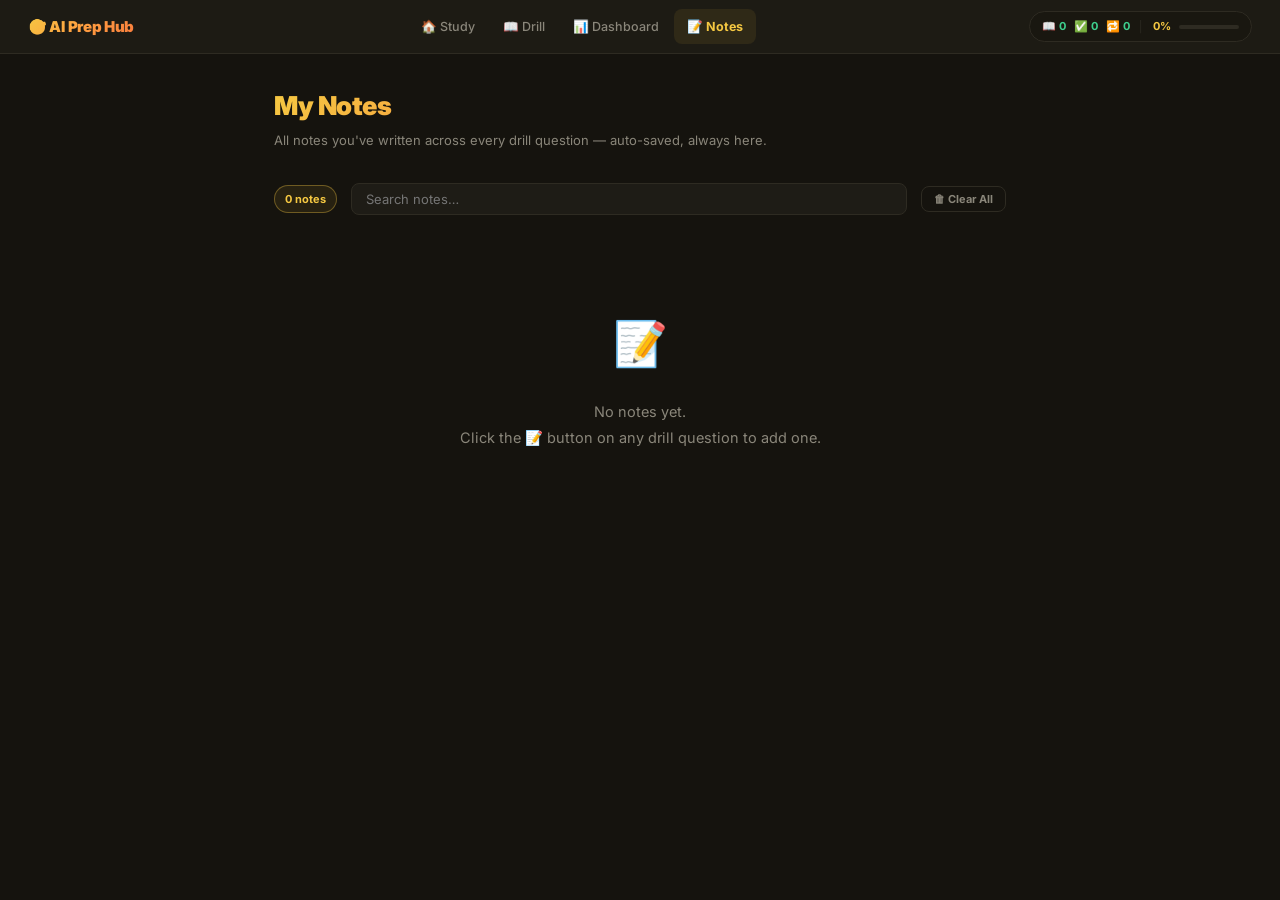
<file: notes.html>
<!DOCTYPE html>
<html lang="en">
<head>
  <meta charset="UTF-8"/>
  <meta name="viewport" content="width=device-width,initial-scale=1"/>
  <title>Notes — AI Prep Hub</title>
  <link rel="stylesheet" href="css/app.css"/>
  <style>
    .notes-empty { text-align:center; padding:64px 20px; color:var(--muted); }
    .notes-empty .big { font-size:44px; margin-bottom:14px; }

    .note-card {
      background: var(--surface);
      border: 1px solid var(--border);
      border-left: 3px solid var(--gold);
      border-radius: var(--radius);
      padding: 16px 20px;
      margin-bottom: 12px;
      transition: border-color 0.2s;
    }
    .note-card:hover { border-color: var(--gold); }
    .note-q {
      font-size: 13px; font-weight: 700; color: var(--text);
      margin-bottom: 6px; line-height: 1.5;
    }
    .note-meta {
      font-size: 10.5px; color: var(--muted);
      margin-bottom: 10px;
      display: flex; align-items: center; gap: 10px; flex-wrap: wrap;
    }
    .note-text {
      font-size: 13px; color: var(--text-2);
      white-space: pre-wrap; line-height: 1.75;
      background: var(--surface2);
      border-radius: var(--radius-sm);
      padding: 10px 14px;
      border: 1px solid var(--border-soft);
    }
    .note-actions {
      display: flex; gap: 8px; margin-top: 10px;
    }
    .note-edit-btn {
      font-size: 11px; font-weight: 700;
      padding: 4px 12px; border-radius: var(--radius-sm);
      background: var(--gold-bg); color: var(--gold);
      border: 1px solid var(--gold-border);
      cursor: pointer; font-family: var(--font);
    }
    .note-edit-btn:hover { background: rgba(245,200,66,0.15); }
    .note-del-btn {
      font-size: 11px; font-weight: 700;
      padding: 4px 12px; border-radius: var(--radius-sm);
      background: transparent; color: var(--muted);
      border: 1px solid var(--border);
      cursor: pointer; font-family: var(--font);
    }
    .note-del-btn:hover { color: var(--red); border-color: var(--red-border); }

    .notes-header-row {
      display: flex; align-items: center; gap: 14px;
      margin-bottom: 24px; flex-wrap: wrap;
    }
    .notes-count-pill {
      background: var(--gold-bg); border: 1px solid var(--gold-border);
      color: var(--gold); font-size: 11px; font-weight: 700;
      padding: 3px 10px; border-radius: 99px;
    }
    .notes-search {
      flex: 1; min-width: 200px;
      background: var(--surface); border: 1px solid var(--border);
      border-radius: var(--radius-sm); padding: 7px 14px;
      color: var(--text); font-size: 13px; font-family: var(--font); outline: none;
    }
    .notes-search:focus { border-color: var(--gold); }
  </style>
</head>
<body>
  <nav class="navbar" id="navbar"></nav>
  <div class="layout" style="display:block">
    <main class="main" style="max-width:820px;margin:0 auto">

      <header class="page-header">
        <h1>My Notes</h1>
        <p>All notes you've written across every drill question — auto-saved, always here.</p>
      </header>

      <div class="notes-header-row">
        <span class="notes-count-pill" id="notes-count">0 notes</span>
        <input type="text" class="notes-search" id="notes-search"
          placeholder="Search notes…" oninput="filterNotes(this.value)"/>
        <button class="btn btn-reset" onclick="clearAllNotes()"
          style="font-size:11px;">🗑 Clear All</button>
      </div>

      <div id="notes-list"></div>

    </main>
  </div>

<script src="js/common.js"></script>
<script src="js/data.js"></script>
<script>
// Build a flat lookup: "topicId::qIdx" → { q, topicTitle, sectionTitle, chapter_title }
const qLookup = {};
function buildLookup() {
  (window.AI_SECTIONS || []).forEach(sec => {
    sec.topics.forEach(topic => {
      (topic.drill || []).forEach((d, i) => {
        qLookup[`${topic.id}::${i}`] = {
          q: d.q,
          topicTitle: topic.title,
          sectionTitle: sec.title.replace(/^\d+\.\s*/, ''),
          chapter_title: sec.chapter_title || '',
          section_num: sec.section_num || ''
        };
      });
    });
  });
}

let allNotes = [];

function loadNotes() {
  const raw = Store.getNotes();
  allNotes = Object.entries(raw).map(([key, val]) => {
    const meta = qLookup[key] || {};
    return { key, text: val.text, updatedAt: val.updatedAt, ...meta };
  }).sort((a, b) => new Date(b.updatedAt) - new Date(a.updatedAt));
}

function renderNotes(list) {
  const el = document.getElementById('notes-list');
  document.getElementById('notes-count').textContent = `${list.length} note${list.length !== 1 ? 's' : ''}`;

  if (!list.length) {
    el.innerHTML = `<div class="notes-empty"><div class="big">📝</div><p>No notes yet.<br/>Click the 📝 button on any drill question to add one.</p></div>`;
    return;
  }

  el.innerHTML = list.map(n => {
    const date = n.updatedAt ? new Date(n.updatedAt).toLocaleString() : '';
    return `
      <div class="note-card" id="nc-${n.key.replace('::','-')}">
        <div class="note-q">${escHtml(n.q || n.key)}</div>
        <div class="note-meta">
          ${n.section_num ? `<span style="color:var(--gold);background:var(--gold-bg);border:1px solid var(--gold-border);padding:1px 6px;border-radius:3px;font-size:9px;font-weight:800">${escHtml(n.section_num)}</span>` : ''}
          ${n.topicTitle ? `<span>${escHtml(n.topicTitle)}</span>` : ''}
          ${date ? `<span style="margin-left:auto">${date}</span>` : ''}
        </div>
        <div class="note-text">${escHtml(n.text)}</div>
        <div class="note-actions">
          <button class="note-edit-btn"
            data-nkey="${n.key}"
            data-ntitle="${escHtml((n.q || '').slice(0,80))}"
            data-nsub="${escHtml(n.topicTitle || '')}"
            onclick="openNotesModal(this.dataset.nkey, this.dataset.ntitle, this.dataset.nsub); currentEditKey='${n.key}';">
            ✏️ Edit
          </button>
          <button class="note-del-btn" onclick="deleteNote('${n.key}')">Delete</button>
        </div>
      </div>`;
  }).join('');
}

function filterNotes(q) {
  if (!q.trim()) { renderNotes(allNotes); return; }
  const lq = q.toLowerCase();
  renderNotes(allNotes.filter(n =>
    (n.text || '').toLowerCase().includes(lq) ||
    (n.q || '').toLowerCase().includes(lq) ||
    (n.topicTitle || '').toLowerCase().includes(lq)
  ));
}

function deleteNote(key) {
  if (!confirm('Delete this note?')) return;
  Store.saveNote(key, ''); // empty = deletes
  loadNotes();
  filterNotes(document.getElementById('notes-search').value);
}

function clearAllNotes() {
  if (!allNotes.length) return;
  if (!confirm(`Delete all ${allNotes.length} notes? This cannot be undone.`)) return;
  allNotes.forEach(n => Store.saveNote(n.key, ''));
  loadNotes();
  renderNotes(allNotes);
}

// Re-render after modal saves (auto-save updates the list live)
let _refreshInterval;
function startLiveRefresh() {
  _refreshInterval = setInterval(() => {
    const prev = allNotes.length;
    loadNotes();
    if (allNotes.length !== prev) {
      filterNotes(document.getElementById('notes-search').value);
    }
  }, 1500);
}

function init() {
  buildLookup();
  loadNotes();
  window.TOTAL_TOPICS = (window.AI_SECTIONS || []).reduce((a, s) => a + s.topics.length, 0);
  renderNavbar('notes');
  renderNotes(allNotes);
  startLiveRefresh();
}

init();
</script>
</body>
</html>
</file>
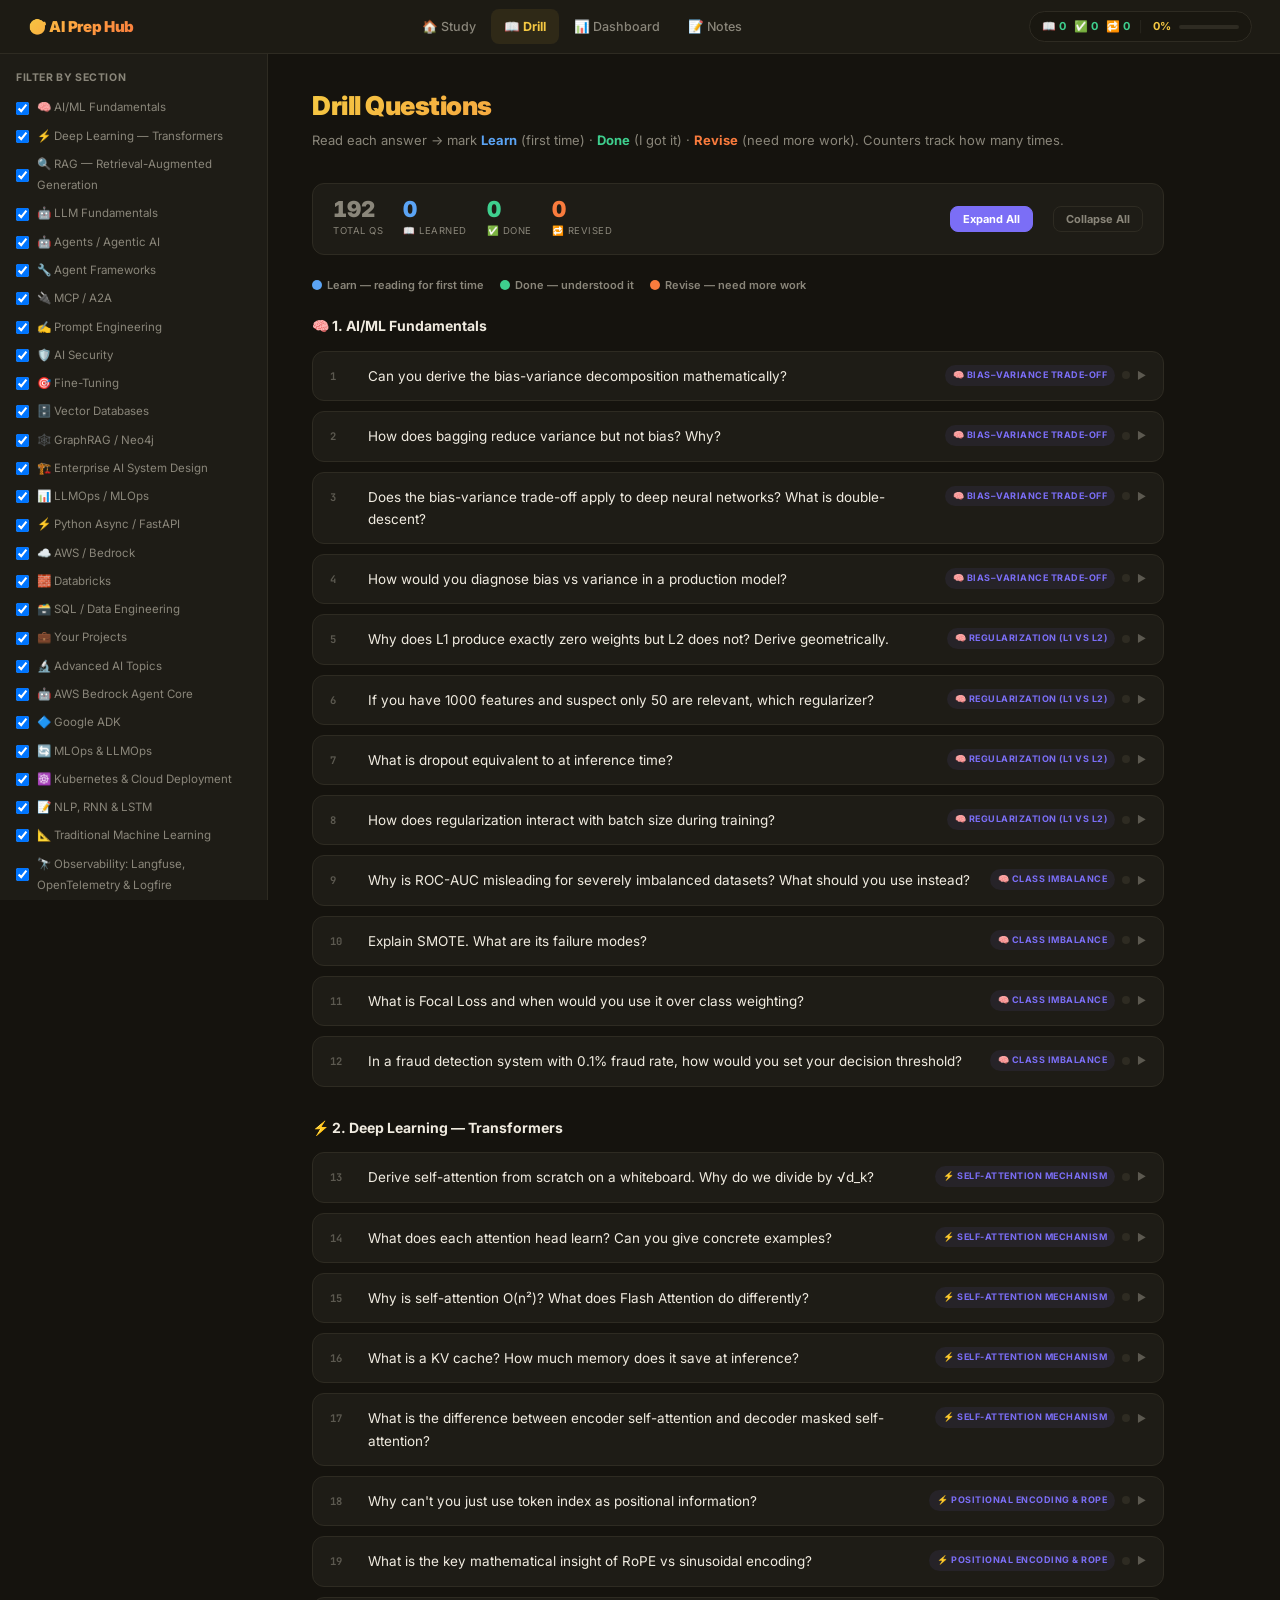
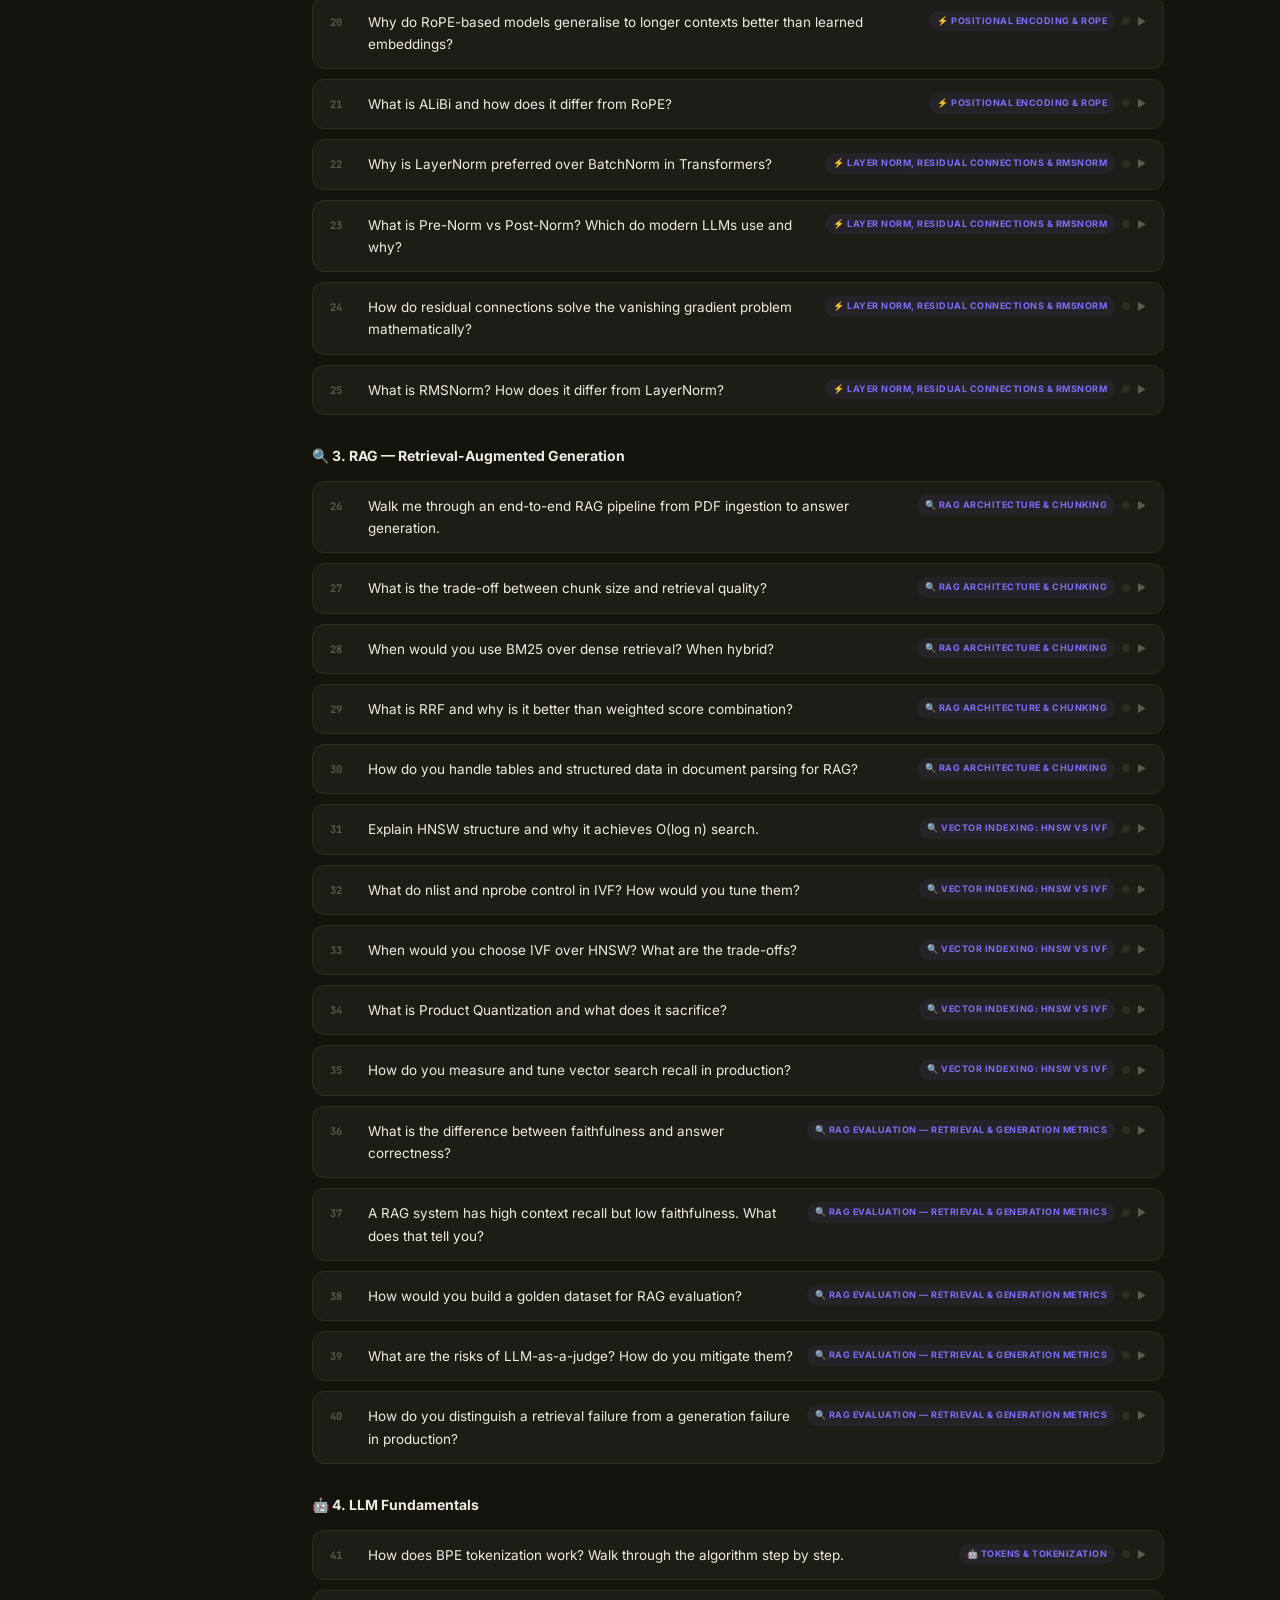
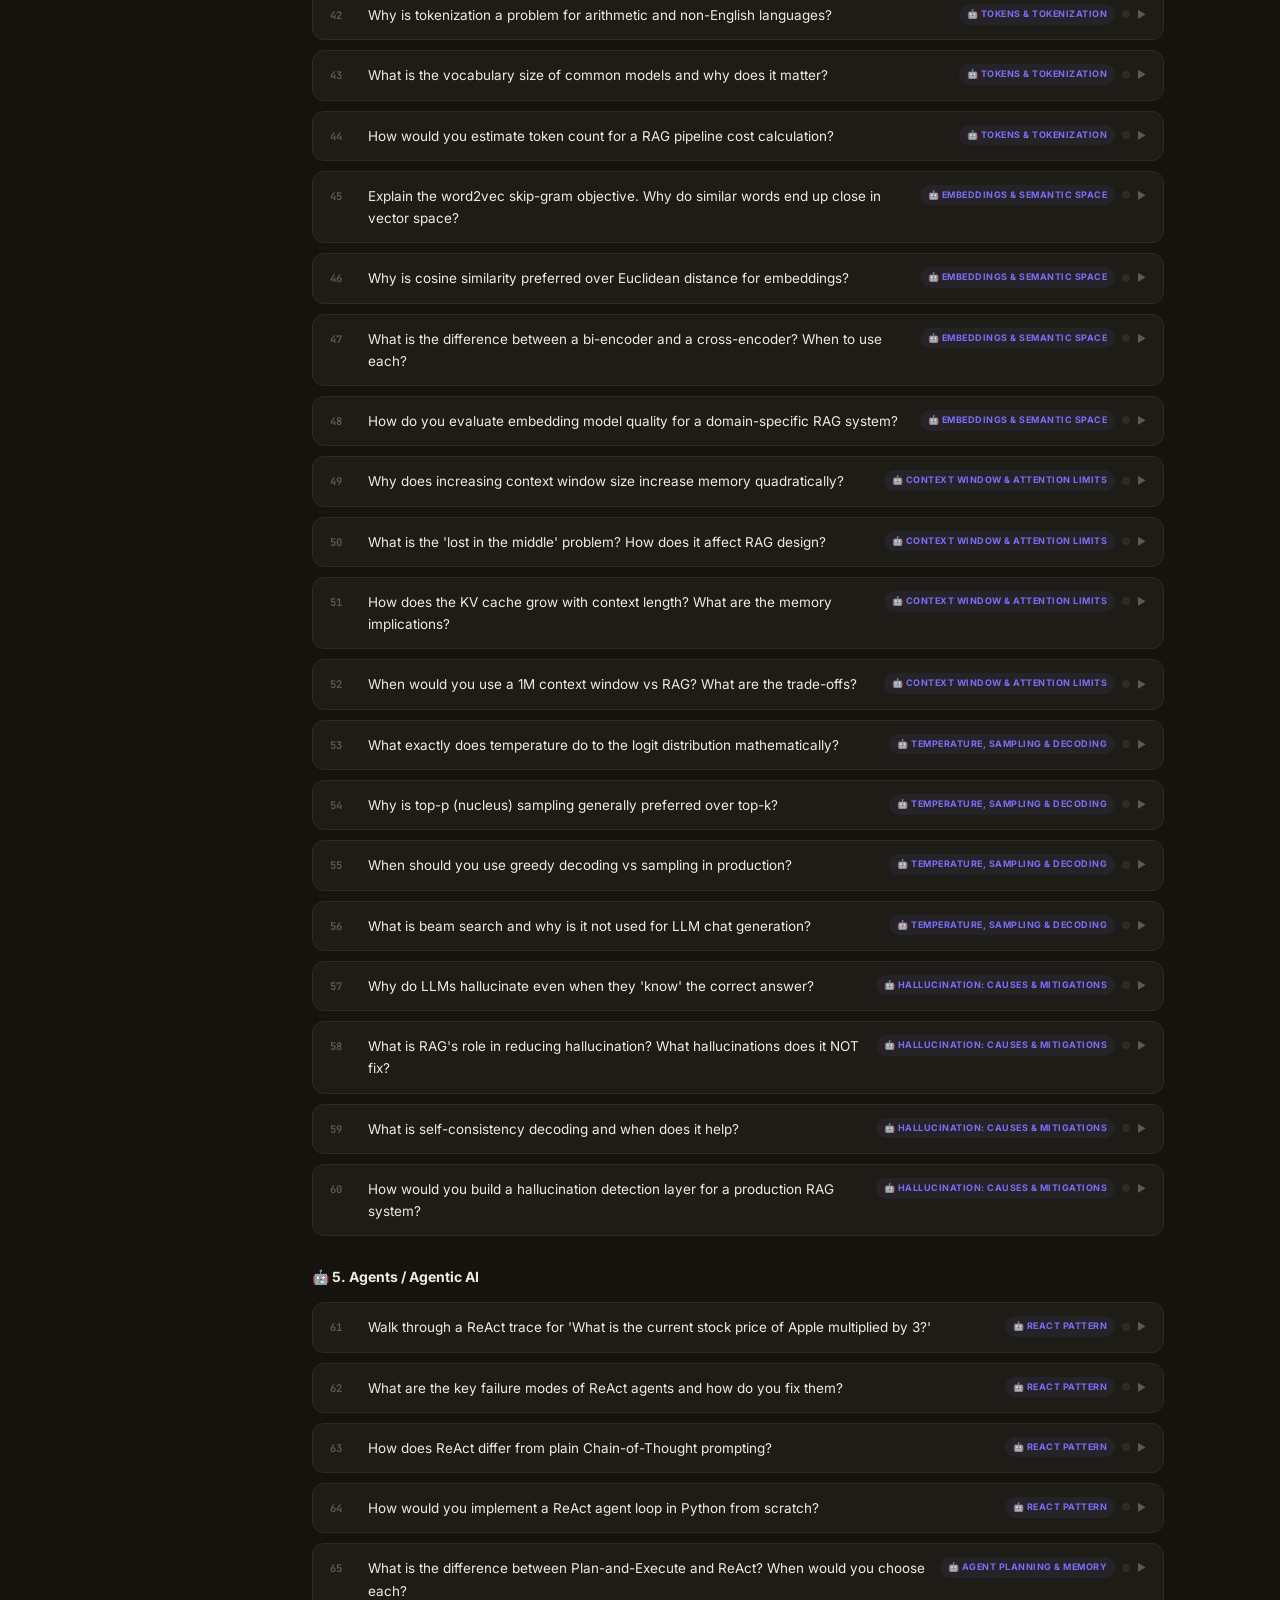
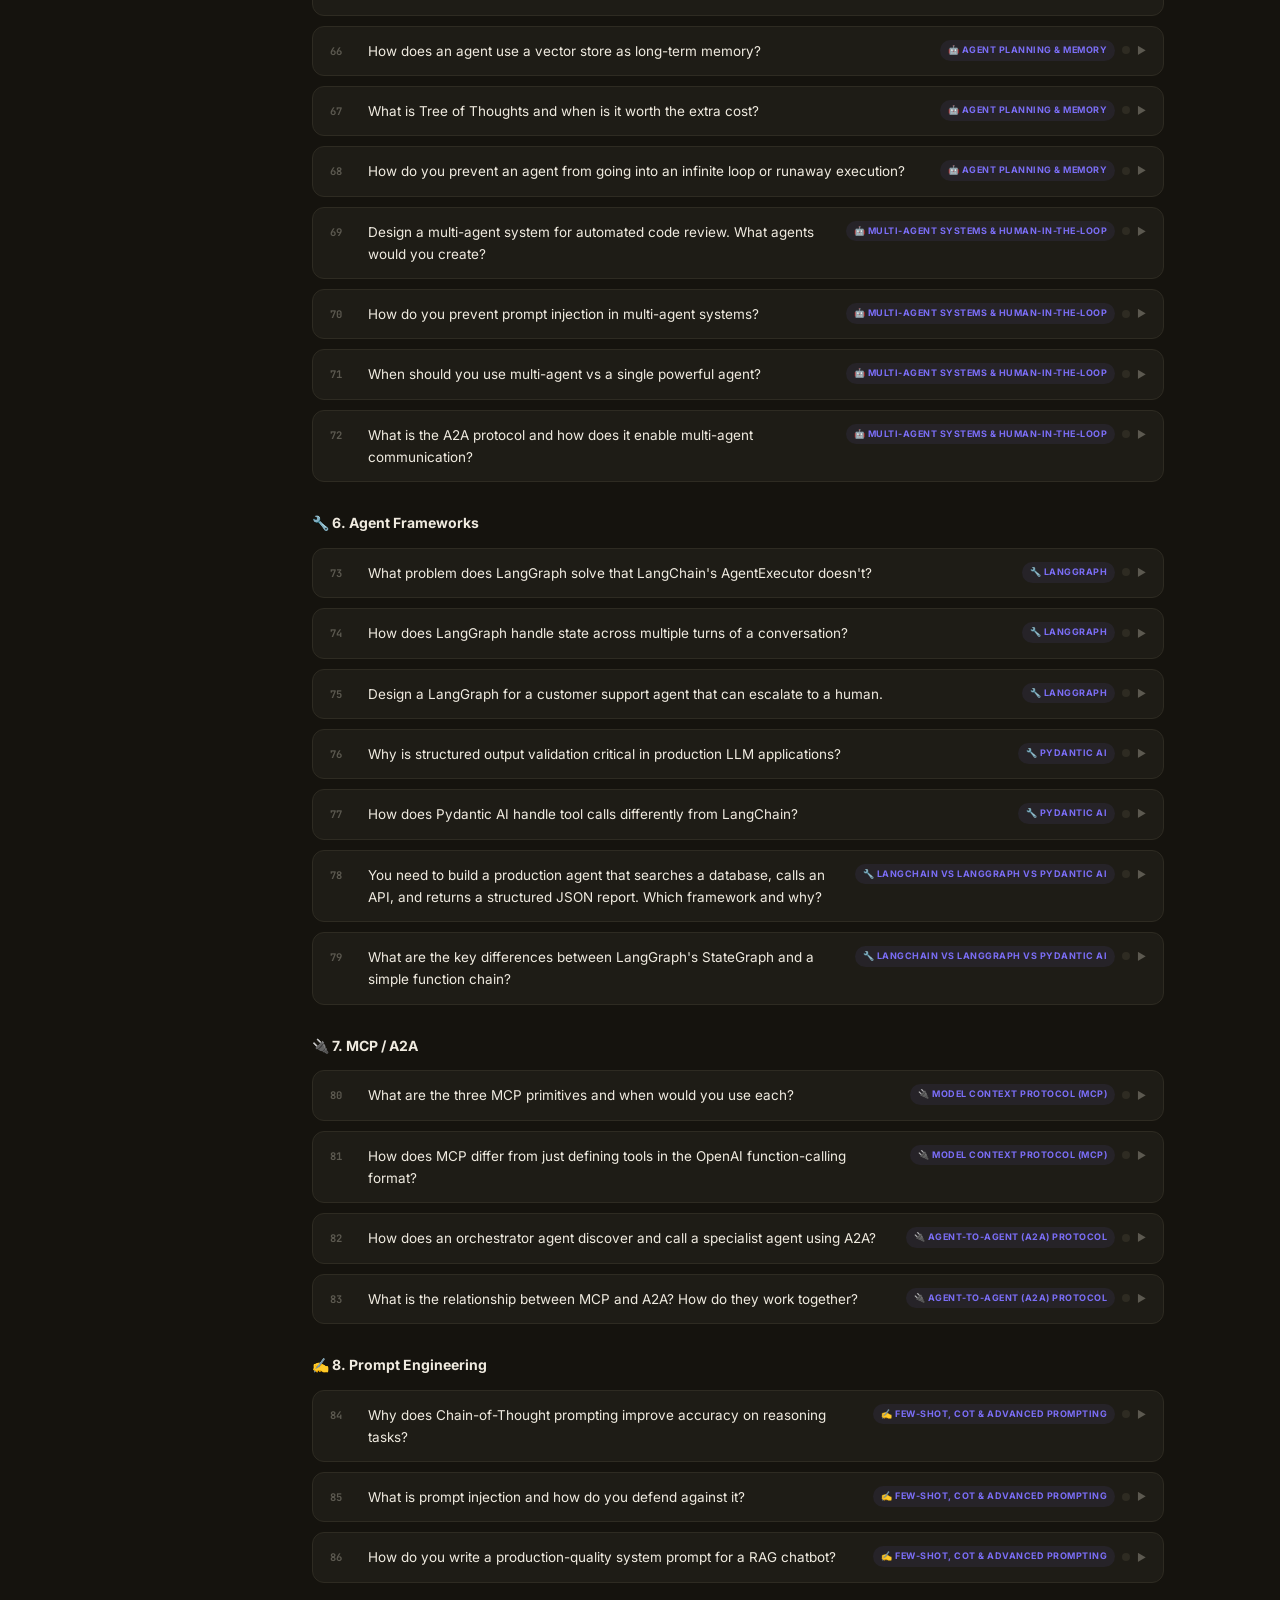
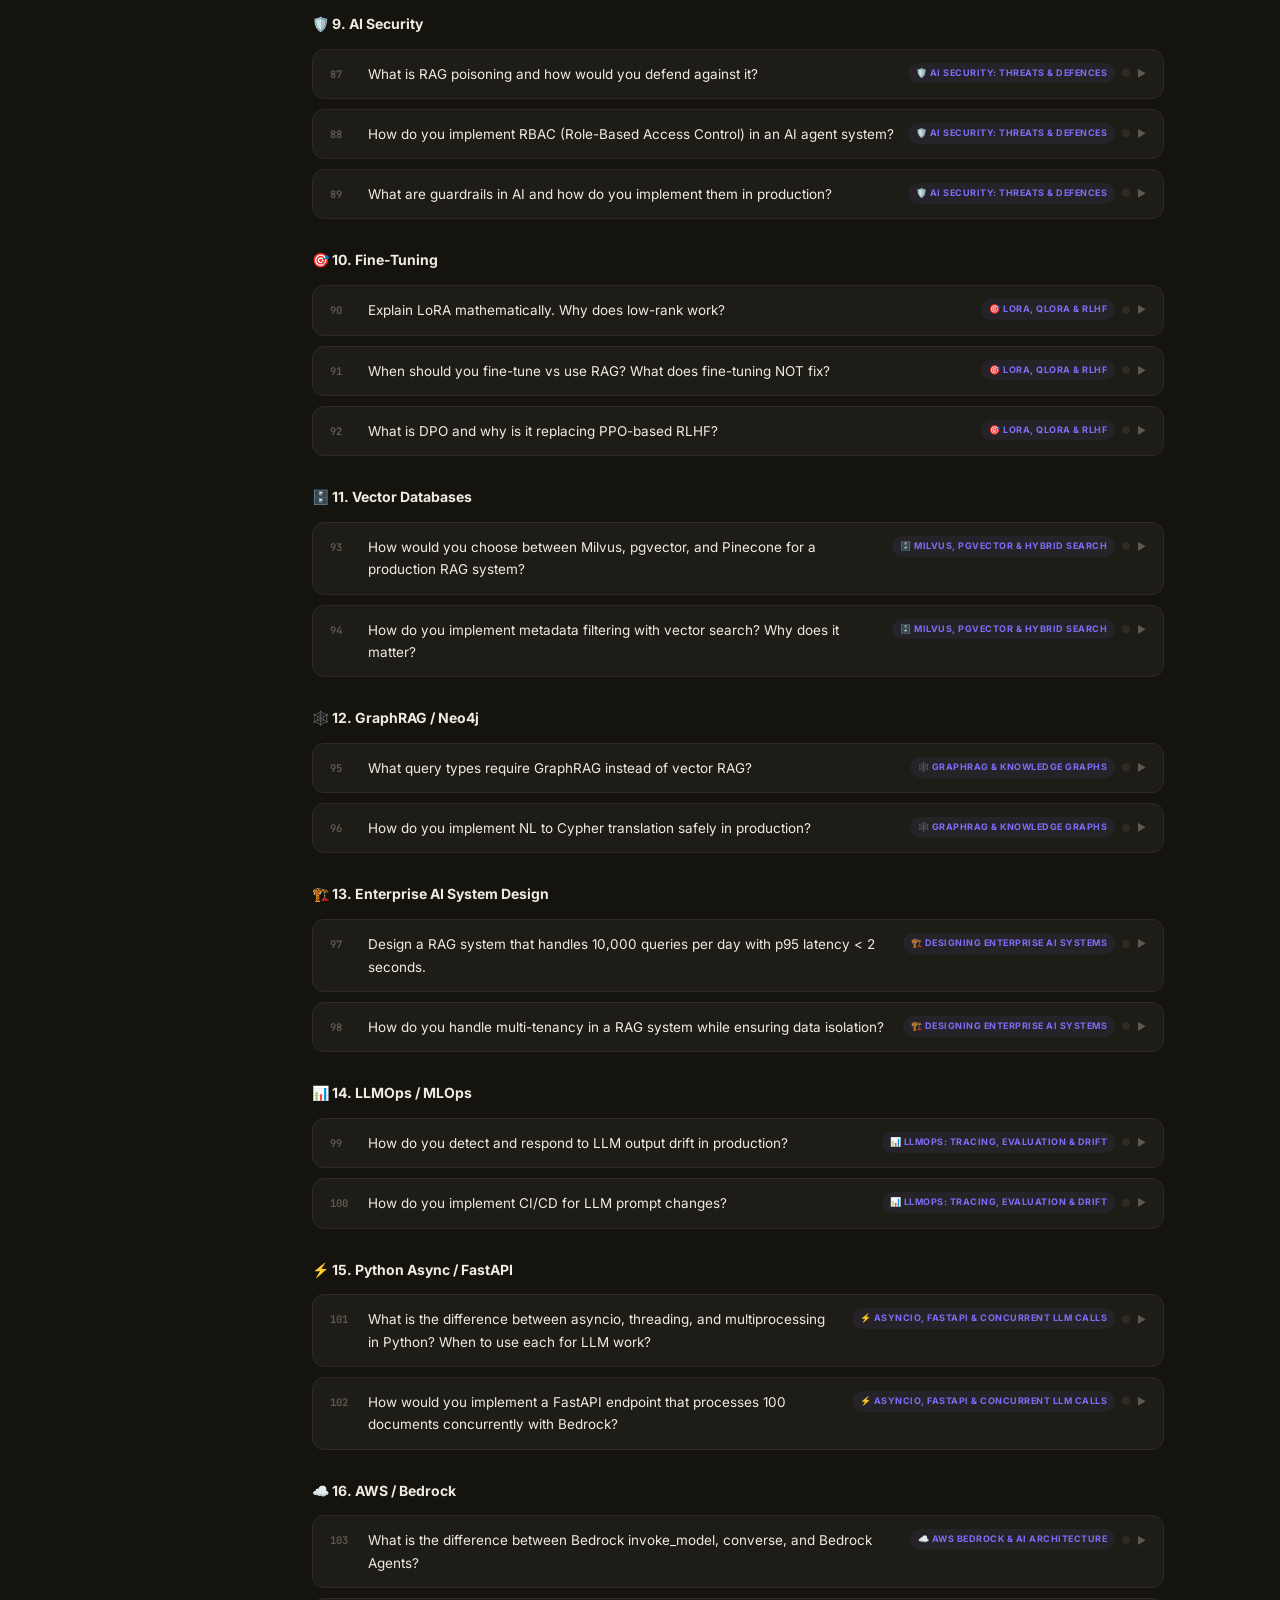
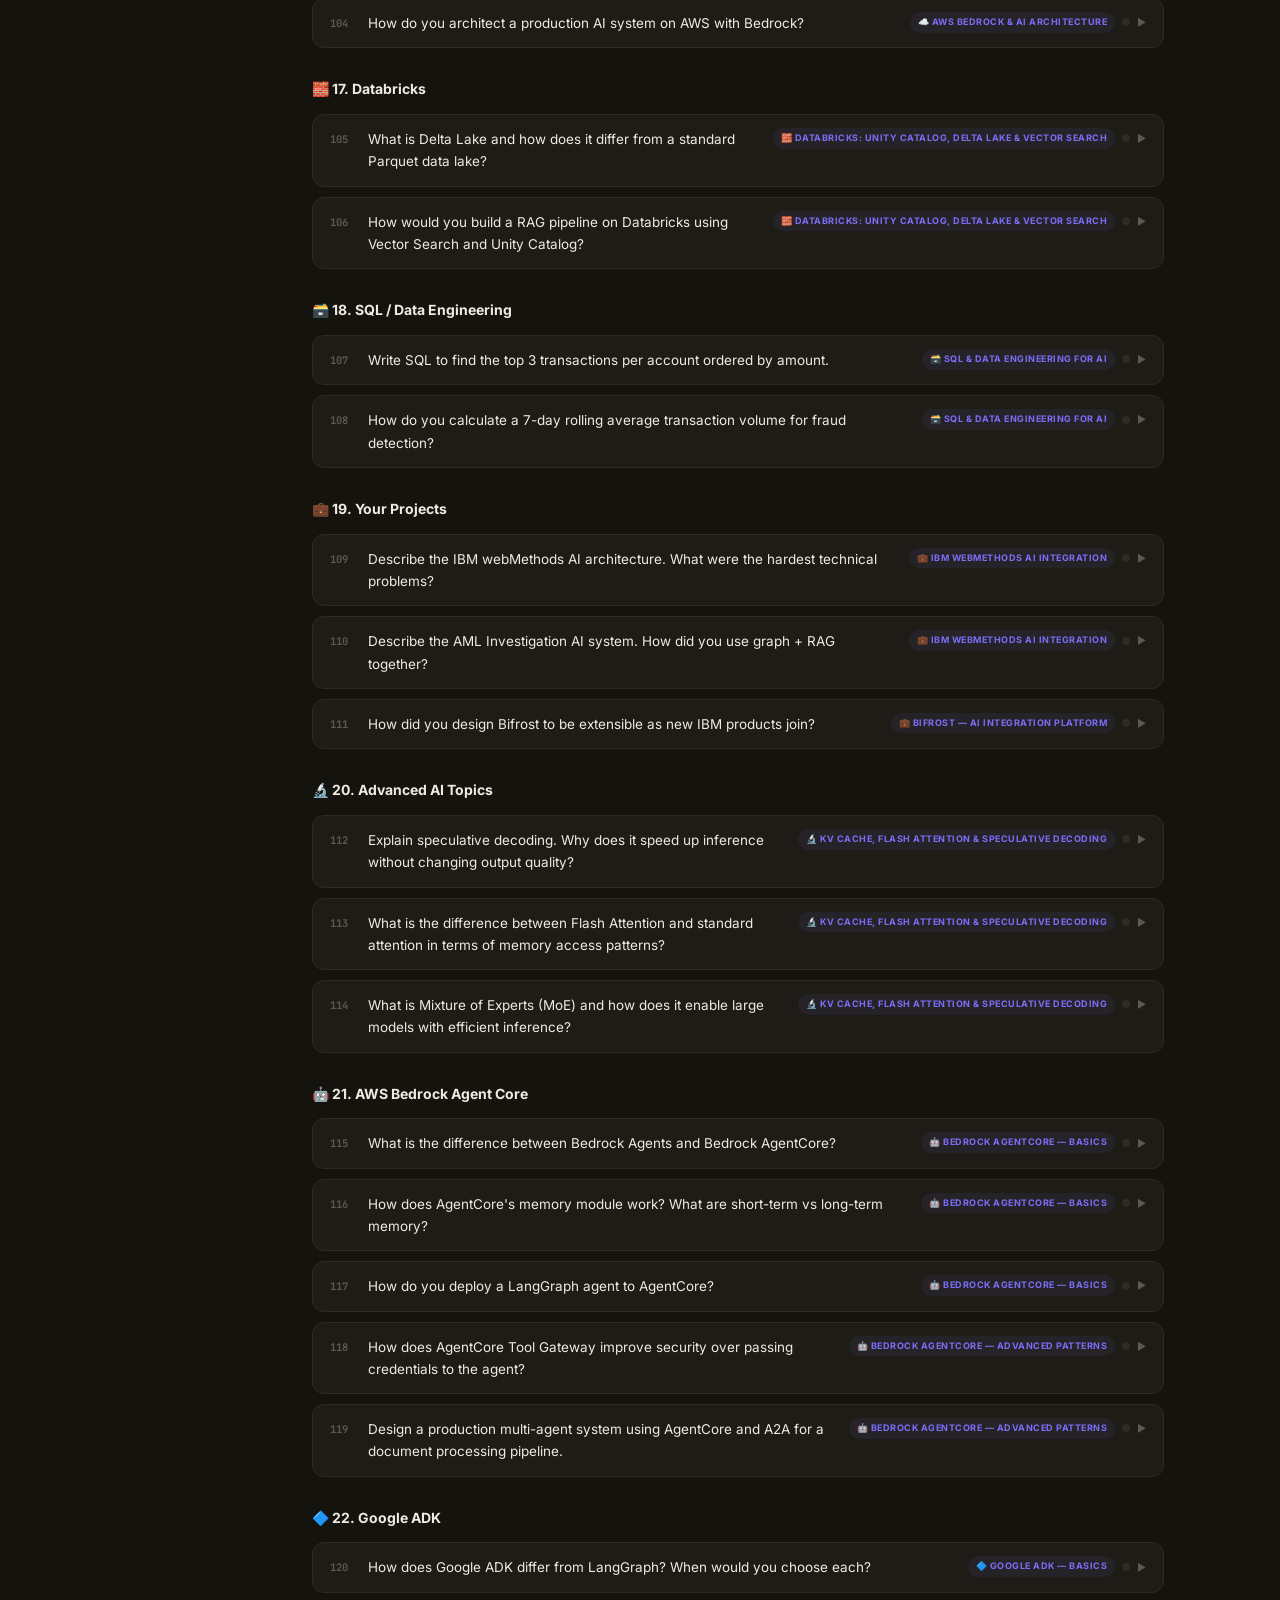
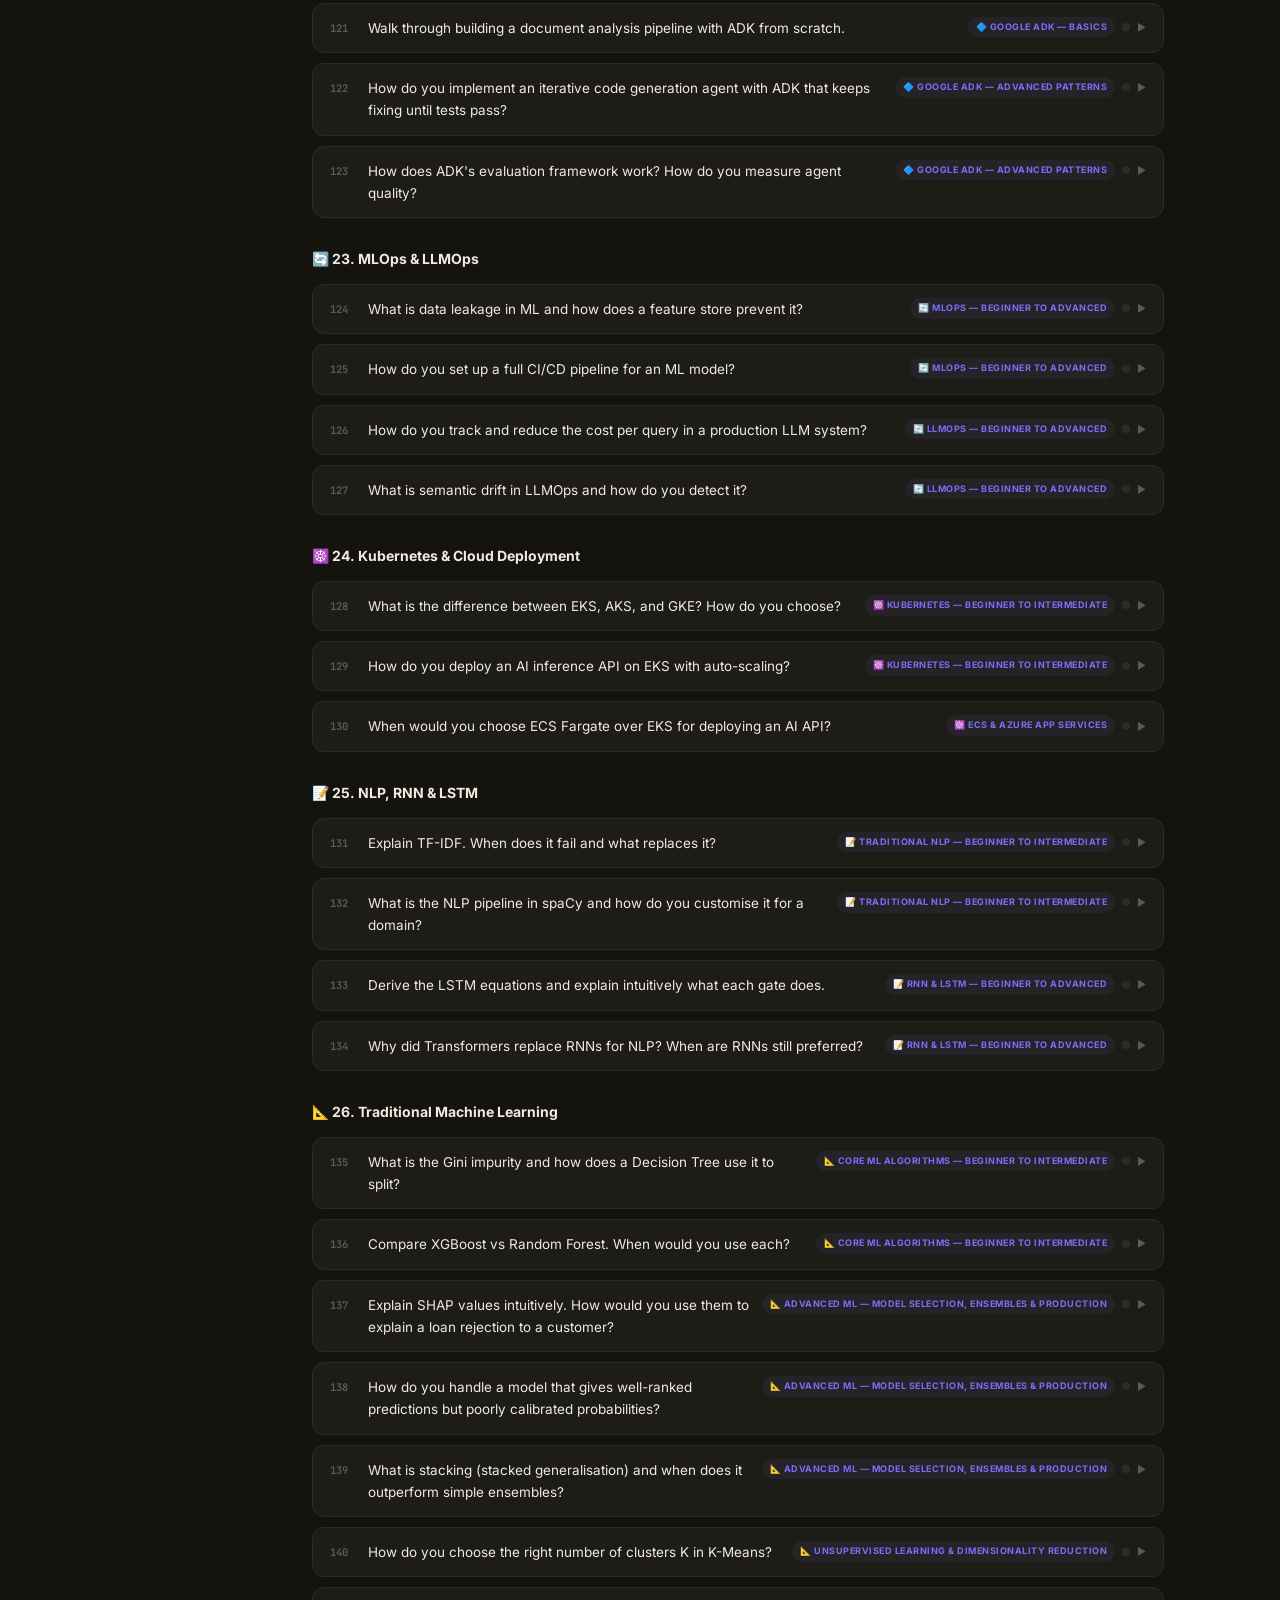
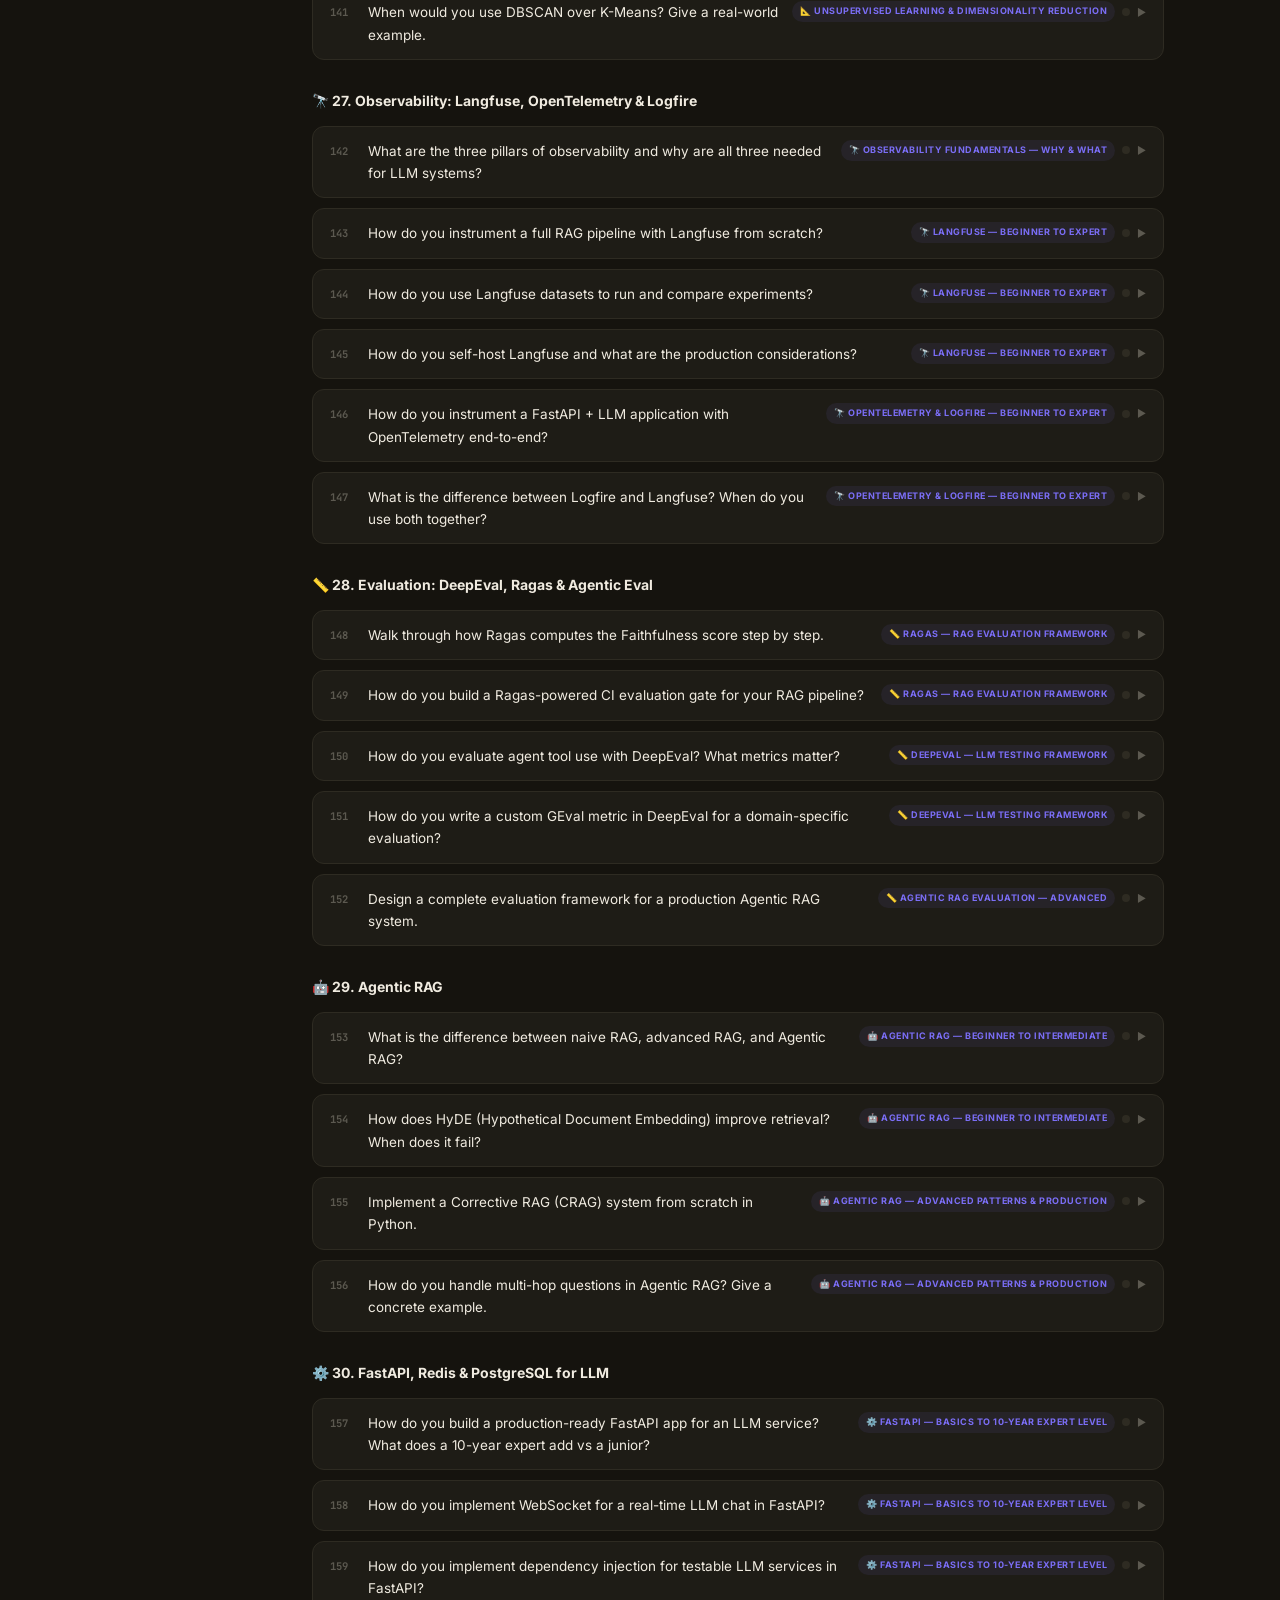
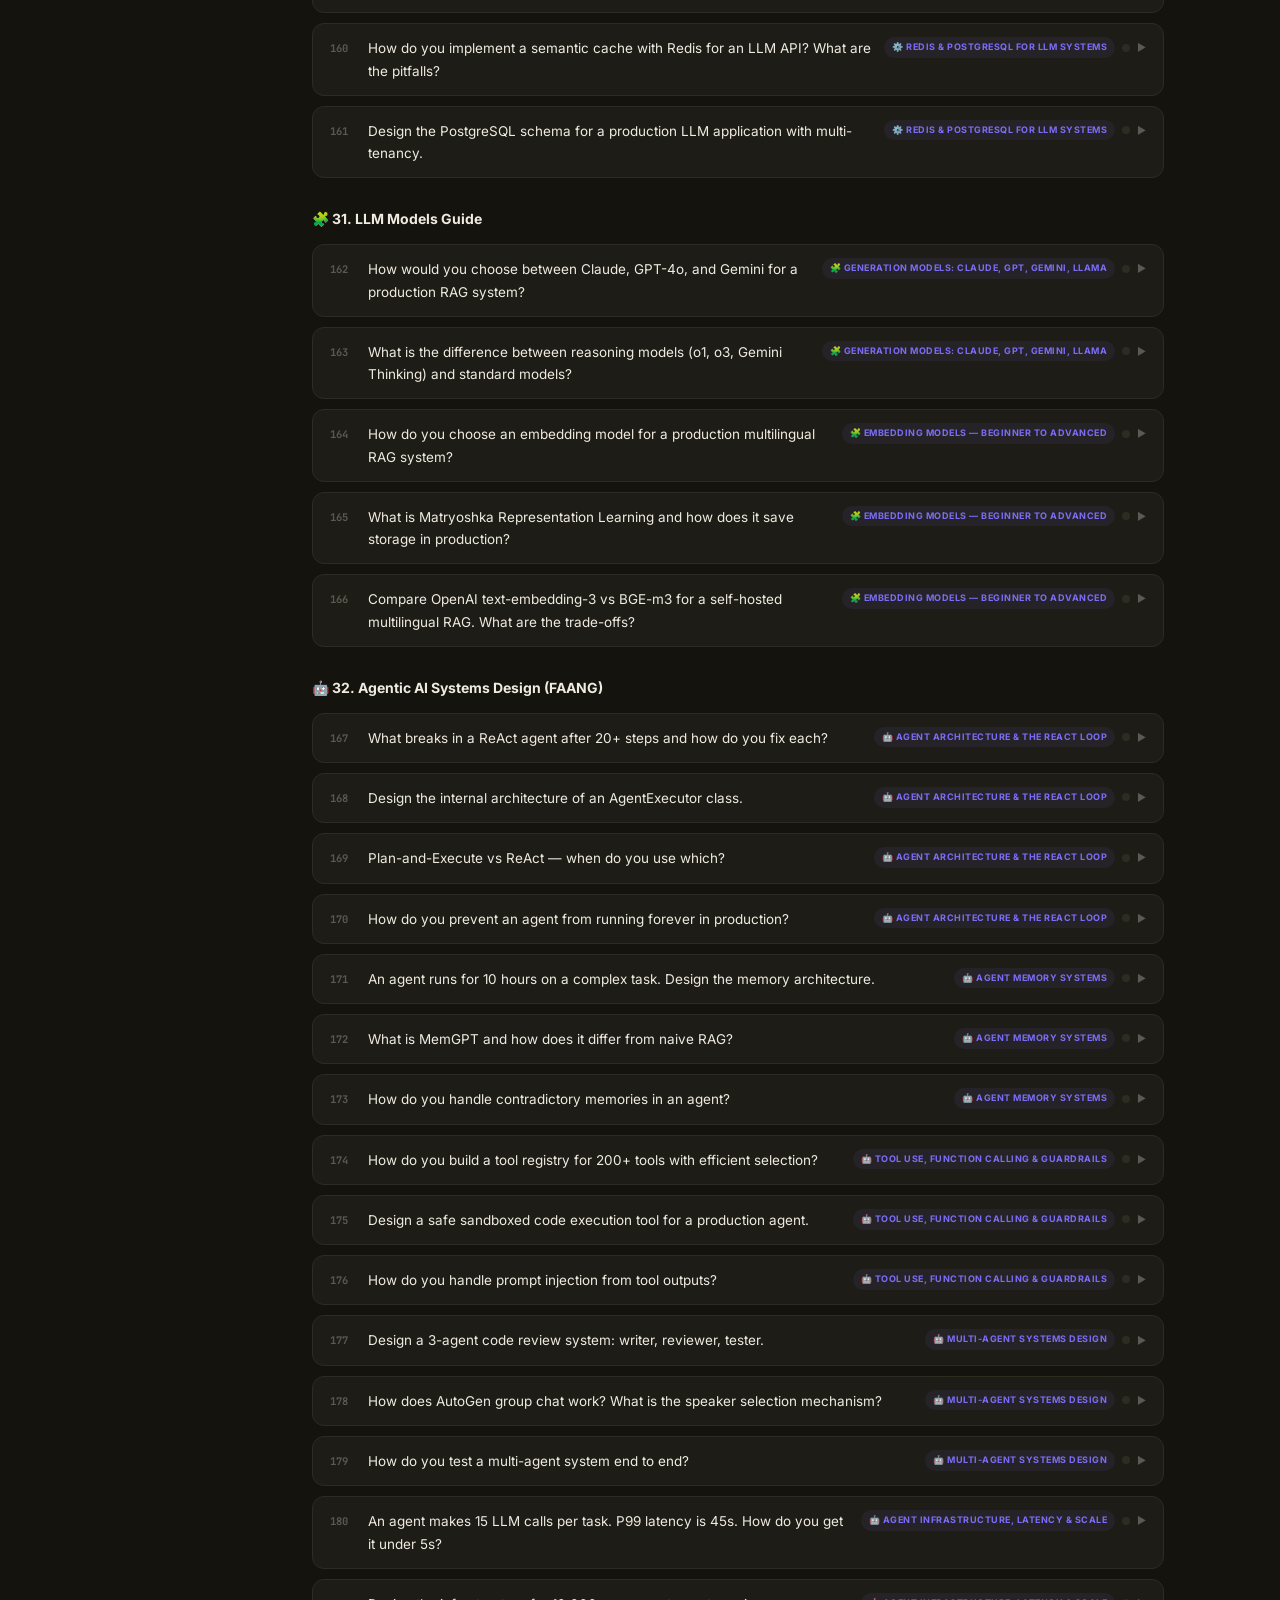
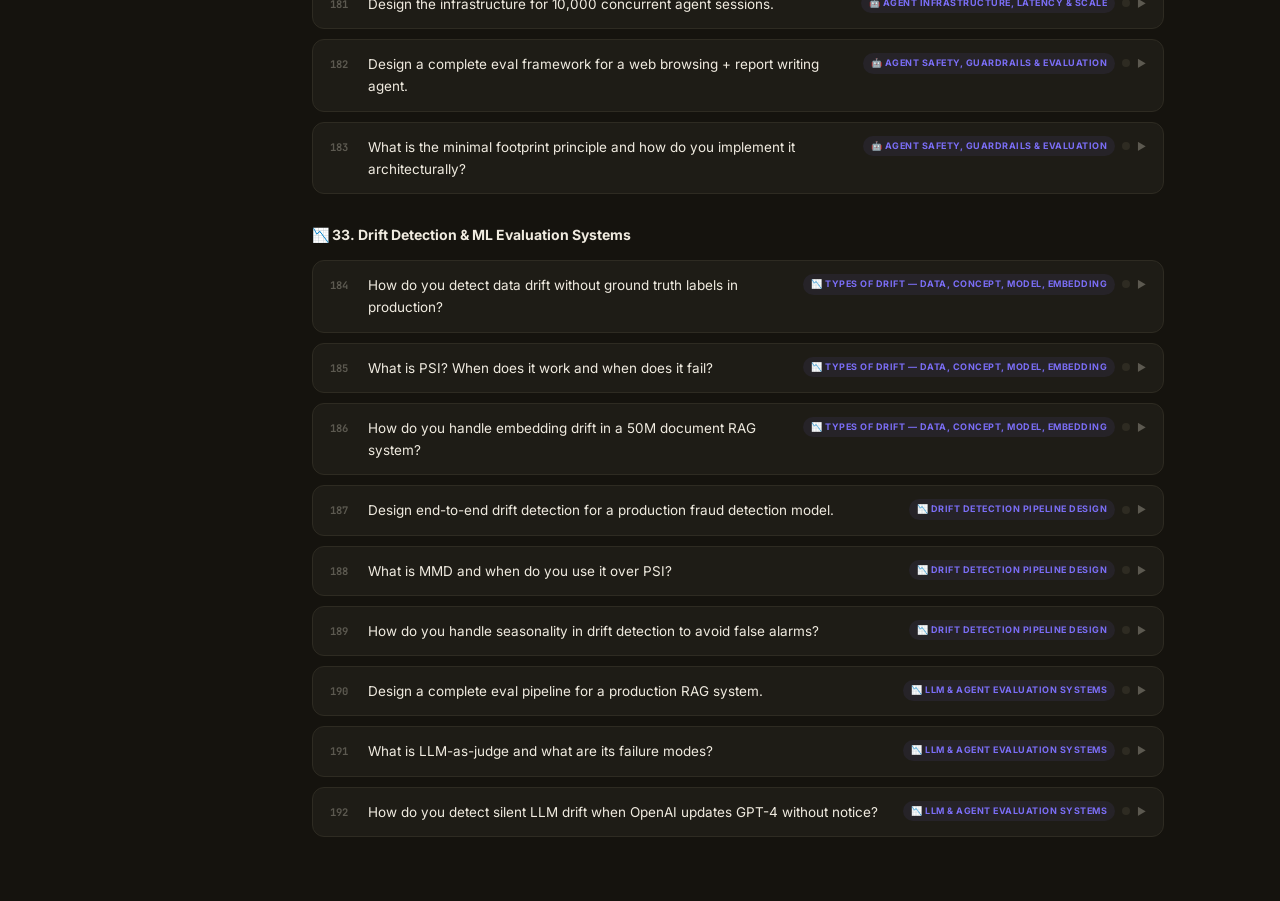
<file: questions.html>
<!DOCTYPE html>
<html lang="en">
<head>
  <meta charset="UTF-8"/>
  <meta name="viewport" content="width=device-width,initial-scale=1"/>
  <title>Drill — AI Prep Hub</title>
  <link rel="stylesheet" href="css/app.css"/>
  <style>
    /* ── Mobile sidebar toggle ────────────────────────────── */
    .mob-filter-btn {
      display: none;
      align-items: center; gap: 7px;
      padding: 7px 13px;
      background: var(--surface); border: 1px solid var(--border);
      border-radius: var(--radius-sm);
      color: var(--text); font-size: 12px; font-weight: 700;
      cursor: pointer; font-family: var(--font);
      margin-bottom: 14px;
    }
    @media (max-width: 768px) {
      .mob-filter-btn { display: flex; }
      .sidebar-overlay {
        display: none; position: fixed; inset: 0;
        background: rgba(0,0,0,0.55); z-index: 190;
      }
      .sidebar-overlay.open { display: block; }
      #sidebar-filters {
        position: fixed; top: 54px; left: 0;
        height: calc(100vh - 54px); z-index: 195;
        transform: translateX(-100%); transition: transform 0.25s ease;
        display: block !important; /* override the hide-on-mobile rule */
        width: 260px;
      }
      #sidebar-filters.open { transform: translateX(0); }
    }

    /* ── Action buttons ───────────────────────────────────── */
    .action-row {
      display: flex;
      align-items: center;
      gap: 8px;
      padding: 10px 14px;
      border-top: 1px solid var(--border);
      background: rgba(0,0,0,0.10);
      flex-wrap: wrap;
    }
    .action-btn {
      display: flex; align-items: center; gap: 6px;
      padding: 7px 14px;
      border-radius: var(--radius-sm);
      border: 1px solid transparent;
      font-size: 12px; font-weight: 700;
      cursor: pointer; transition: all 0.15s;
      font-family: var(--font);
    }
    .action-btn:disabled, .action-btn.locked {
      opacity: 0.28; cursor: not-allowed; pointer-events: none;
    }
    .btn-note-q {
      background: transparent !important;
      color: var(--muted) !important;
      border: 1px solid var(--border) !important;
      font-size: 13px !important;
      padding: 5px 10px !important;
    }
    .btn-note-q:hover { color: var(--gold) !important; border-color: var(--gold-border) !important; }
    .btn-note-q.has-note { color: var(--gold) !important; border-color: var(--gold-border) !important; background: var(--gold-bg) !important; }
    .btn-reset-q {
      background: transparent !important;
      color: var(--muted) !important;
      border: 1px solid var(--border) !important;
      margin-left: auto;
    }
    .btn-reset-q:hover { color: var(--text) !important; border-color: var(--muted2) !important; }
    /* Learn — blue */
    .btn-learn {
      background: var(--blue-bg);
      color: var(--blue);
      border-color: var(--blue-border);
    }
    .btn-learn:hover, .btn-learn.active {
      background: rgba(91,164,245,0.18);
      border-color: var(--blue);
    }
    /* Done — green */
    .btn-done {
      background: var(--green-bg);
      color: var(--green);
      border-color: var(--green-border);
    }
    .btn-done:hover, .btn-done.active {
      background: rgba(62,207,142,0.18);
      border-color: var(--green);
      box-shadow: 0 0 0 2px var(--green-glow);
    }
    /* Revised — orange */
    .btn-revised {
      background: var(--orange-bg);
      color: var(--orange);
      border-color: var(--orange-border);
    }
    .btn-revised:hover, .btn-revised.active {
      background: rgba(249,123,61,0.18);
      border-color: var(--orange);
    }
    /* Counter badge */
    .count-badge {
      font-size: 10px; font-weight: 800;
      background: rgba(255,255,255,0.12);
      padding: 1px 6px; border-radius: 99px;
      min-width: 18px; text-align: center;
    }
    /* State indicator dot */
    .state-dot {
      width: 8px; height: 8px;
      border-radius: 50%; flex-shrink: 0;
      background: var(--border);
    }
    .state-dot.learn   { background: var(--blue); }
    .state-dot.done    { background: var(--green); }
    .state-dot.revised { background: var(--orange); }

    /* ── Question card ────────────────────────────────────── */
    .q-card {
      background: var(--surface);
      border: 1px solid var(--border);
      border-radius: var(--radius);
      margin-bottom: 10px;
      overflow: hidden;
      transition: border-color 0.2s;
    }
    .q-card:hover { border-color: #3A3828; }
    .q-card.state-learn   { border-left: 3px solid var(--blue); }
    .q-card.state-done    { border-left: 3px solid var(--green); box-shadow: inset 3px 0 12px var(--green-glow); }
    .q-card.state-revised { border-left: 3px solid var(--orange); }

    .q-card-header {
      padding: 13px 17px; cursor: pointer;
      display: flex; align-items: flex-start; gap: 12px;
      transition: background 0.15s;
    }
    .q-card-header:hover { background: rgba(255,255,255,0.02); }
    .q-num  { font-size: 10.5px; font-weight: 700; color: var(--muted2); min-width: 26px; padding-top: 2px; font-family: var(--font-mono); }
    .q-text { font-size: 13.5px; color: var(--text); flex: 1; line-height: 1.65; }
    .q-meta { display: flex; align-items: center; gap: 7px; flex-shrink: 0; }
    .q-chev { font-size: 10px; color: var(--muted2); transition: transform 0.2s; }

    /* Answer panel */
    .q-body { display: none; border-top: 1px solid var(--border); }
    .q-body.open { display: block; }
    .q-body-inner {
      padding: 14px 17px;
      background: var(--gold-bg);
      border-left: 3px solid var(--gold);
    }
    .q-answer-label {
      font-size: 9.5px; font-weight: 800;
      text-transform: uppercase; letter-spacing: 1.2px;
      color: var(--gold); margin-bottom: 8px;
    }
    .q-answer pre {
      background: var(--code-bg); border: 1px solid var(--code-border);
      border-radius: var(--radius-sm); padding: 12px 14px;
      font-size: 12px; font-family: var(--font-mono);
      white-space: pre; overflow-x: auto; color: var(--code-text);
    }

    /* ── Session bar ──────────────────────────────────────── */
    .session-bar {
      background: var(--surface); border: 1px solid var(--border);
      border-radius: var(--radius); padding: 14px 20px;
      margin-bottom: 20px;
      display: flex; align-items: center; gap: 20px; flex-wrap: wrap;
    }
    .s-stat .val { font-size: 22px; font-weight: 900; line-height: 1; font-variant-numeric: tabular-nums; }
    .s-stat .lbl { font-size: 9.5px; color: var(--muted); margin-top: 2px; text-transform: uppercase; letter-spacing: 0.5px; }

    .section-group { margin-bottom: 28px; }
    .section-group-hdr {
      display: flex; align-items: center; gap: 8px;
      margin-bottom: 12px; font-size: 14px; font-weight: 700; color: var(--text);
    }

    /* Legend */
    .legend-row { display: flex; gap: 16px; margin-bottom: 18px; flex-wrap: wrap; font-size: 11px; color: var(--muted); }
    .legend-row span { display: flex; align-items: center; gap: 5px; font-weight: 600; }
  </style>
</head>
<body>
  <nav class="navbar" id="navbar"></nav>
  <div class="sidebar-overlay" id="sidebar-overlay" onclick="closeSidebar()"></div>

  <div class="layout">
    <!-- Sidebar: section filters -->
    <aside class="sidebar" id="sidebar-filters">
      <div style="padding:14px 16px; border-bottom:1px solid var(--border);">
        <div style="font-size:10.5px;font-weight:700;color:var(--muted);text-transform:uppercase;letter-spacing:0.6px;margin-bottom:10px;">Filter by Section</div>
        <div id="section-filters"></div>
      </div>
      <div style="padding:14px 16px;">
        <div style="font-size:10.5px;font-weight:700;color:var(--muted);text-transform:uppercase;letter-spacing:0.6px;margin-bottom:10px;">Filter by Status</div>
        <div id="status-filters">
          <label style="display:flex;align-items:center;gap:8px;font-size:12px;color:var(--muted);margin-bottom:8px;cursor:pointer;">
            <input type="checkbox" value="none" checked onchange="applyFilters()"/> Not started
          </label>
          <label style="display:flex;align-items:center;gap:8px;font-size:12px;color:var(--blue);margin-bottom:8px;cursor:pointer;">
            <input type="checkbox" value="learn" checked onchange="applyFilters()"/> 📖 Learned
          </label>
          <label style="display:flex;align-items:center;gap:8px;font-size:12px;color:var(--green);margin-bottom:8px;cursor:pointer;">
            <input type="checkbox" value="done" checked onchange="applyFilters()"/> ✅ Done
          </label>
          <label style="display:flex;align-items:center;gap:8px;font-size:12px;color:var(--orange);margin-bottom:8px;cursor:pointer;">
            <input type="checkbox" value="revised" checked onchange="applyFilters()"/> 🔁 Revised
          </label>
        </div>
      </div>
    </aside>

    <main class="main">
      <!-- Mobile filter button -->
      <button class="mob-filter-btn" onclick="openSidebar()">☰ Filters</button>
      <header class="page-header">
        <h1>Drill Questions</h1>
        <p>Read each answer → mark <strong style="color:var(--blue)">Learn</strong> (first time) · <strong style="color:var(--green)">Done</strong> (I got it) · <strong style="color:var(--orange)">Revise</strong> (need more work). Counters track how many times.</p>
      </header>

      <!-- Session stats -->
      <div class="session-bar">
        <div class="s-stat"><div class="val" style="color:var(--muted)" id="s-total">0</div><div class="lbl">Total Qs</div></div>
        <div class="s-stat"><div class="val" style="color:var(--blue)"   id="s-learn">0</div><div class="lbl">📖 Learned</div></div>
        <div class="s-stat"><div class="val" style="color:var(--green)"  id="s-done">0</div><div class="lbl">✅ Done</div></div>
        <div class="s-stat"><div class="val" style="color:var(--orange)" id="s-revised">0</div><div class="lbl">🔁 Revised</div></div>
        <div style="flex:1"></div>
        <button class="btn btn-primary" onclick="expandAll()">Expand All</button>
        <button class="btn btn-reset"   onclick="collapseAll()">Collapse All</button>
      </div>

      <!-- Legend -->
      <div class="legend-row">
        <span><span style="width:10px;height:10px;border-radius:50%;background:var(--blue);display:inline-block"></span> Learn — reading for first time</span>
        <span><span style="width:10px;height:10px;border-radius:50%;background:var(--green);display:inline-block"></span> Done — understood it</span>
        <span><span style="width:10px;height:10px;border-radius:50%;background:var(--orange);display:inline-block"></span> Revise — need more work</span>
      </div>

      <div id="q-content"></div>
    </main>
  </div>

<script src="js/common.js"></script>
<script src="js/data.js"></script>
<script>
let allSections  = [];
let allQuestions = [];
let todayActions = {}; // "topicId::qIdx" → lastAction today
let qCounts      = {}; // "topicId::qIdx" → { learn, done, revised }
const qMetaMap   = {}; // "topicId::qIdx" → { q, chapter, chapter_title, section_id, section_num }

function buildFlatList(sections) {
  const list = [];
  sections.forEach(sec => {
    sec.topics.forEach(topic => {
      (topic.drill || []).forEach((d, i) => {
        const key = `${topic.id}::${i}`;
        qMetaMap[key] = {
          q:             d.q,
          chapter:       sec.chapter       || 0,
          chapter_title: sec.chapter_title || '',
          section_id:    sec.id,
          section_num:   sec.section_num   || '',
        };
        list.push({
          secId: sec.id, secTitle: sec.title, secIcon: sec.icon,
          topicId: topic.id, topicTitle: topic.title,
          qIdx: i, q: d.q, a: d.a
        });
      });
    });
  });
  return list;
}

function getLastAction(topicId, qIdx) {
  const k = `${topicId}::${qIdx}`;
  return qCounts[k]?.last || null;
}

function renderQCard(item, globalIdx) {
  const key    = `${item.topicId}::${item.qIdx}`;
  const counts = qCounts[key] || { learn: 0, done: 0, revised: 0, last: null };
  const last   = counts.last;
  const stateClass = last ? `state-${last}` : '';

  const bodyId = `qb-${item.topicId}-${item.qIdx}`;
  const chevId = `qc-${item.topicId}-${item.qIdx}`;

  return `
    <div class="q-card ${stateClass}" id="qcard-${item.topicId}-${item.qIdx}">
      <div class="q-card-header" onclick="toggleQ('${bodyId}','${chevId}')">
        <span class="q-num">${globalIdx + 1}</span>
        <span class="q-text">${escHtml(item.q)}</span>
        <div class="q-meta">
          <span class="badge badge-section" style="font-size:9px">${escHtml(item.secIcon)} ${escHtml(item.topicTitle)}</span>
          <span class="state-dot ${last || ''}" id="dot-${item.topicId}-${item.qIdx}" title="${last || 'not started'}"></span>
          <span class="q-chev" id="${chevId}">▶</span>
        </div>
      </div>
      <div class="q-body" id="${bodyId}">
        <div class="q-body-inner">
          <div class="q-answer-label">💡 Answer</div>
          <pre>${escHtml(item.a)}</pre>
        </div>
        <div class="action-row">
          <button class="action-btn btn-learn${last === 'learn' ? ' active' : ''}${counts.done > 0 ? ' locked' : ''}"
            id="bl-${item.topicId}-${item.qIdx}"
            onclick="markQ('${item.topicId}',${item.qIdx},'learn')">
            📖 Learn <span class="count-badge" id="cl-${item.topicId}-${item.qIdx}">${counts.learn || 0}</span>
          </button>
          <button class="action-btn btn-done${last === 'done' ? ' active' : ''}${(counts.learn === 0 || counts.done > 0) ? ' locked' : ''}"
            id="bd-${item.topicId}-${item.qIdx}"
            onclick="markQ('${item.topicId}',${item.qIdx},'done')">
            ✅ Done <span class="count-badge" id="cd-${item.topicId}-${item.qIdx}">${counts.done || 0}</span>
          </button>
          <button class="action-btn btn-revised${last === 'revised' ? ' active' : ''}${counts.learn === 0 ? ' locked' : ''}"
            id="br-${item.topicId}-${item.qIdx}"
            onclick="markQ('${item.topicId}',${item.qIdx},'revised')">
            🔁 Revise <span class="count-badge" id="cr-${item.topicId}-${item.qIdx}">${counts.revised || 0}</span>
          </button>
          <button class="action-btn btn-reset-q"
            id="bx-${item.topicId}-${item.qIdx}"
            onclick="resetQ('${item.topicId}',${item.qIdx})">
            ↺ Reset <span class="count-badge" id="cx-${item.topicId}-${item.qIdx}">${counts.reset || 0}</span>
          </button>
          <button class="action-btn btn-note-q${Store.getNote(item.topicId+'::'+item.qIdx) ? ' has-note' : ''}"
            id="nb-${item.topicId}-${item.qIdx}"
            data-nkey="${item.topicId}::${item.qIdx}"
            data-ntitle="${escHtml(item.q).slice(0,80)}"
            data-nsub="${escHtml(item.topicTitle)}"
            onclick="openNotesModal(this.dataset.nkey, this.dataset.ntitle, this.dataset.nsub)">
            📝
          </button>
        </div>
      </div>
    </div>`;
}

function renderQuestions(questions) {
  const content = document.getElementById('q-content');
  if (!questions.length) {
    content.innerHTML = `<div class="empty"><div class="big">✅</div><p>No questions match your filters.</p></div>`;
    return updateSessionStats();
  }
  const grouped = {};
  questions.forEach((q, i) => {
    if (!grouped[q.secId]) grouped[q.secId] = { sec: q, items: [] };
    grouped[q.secId].items.push({ ...q, globalIdx: i });
  });
  content.innerHTML = Object.values(grouped).map(g => `
    <div class="section-group">
      <div class="section-group-hdr">${g.sec.secIcon} ${escHtml(g.sec.secTitle)}</div>
      ${g.items.map(item => renderQCard(item, item.globalIdx)).join('')}
    </div>`).join('');
  updateSessionStats();
}

function updateSessionStats() {
  const total   = allQuestions.length;
  const counts  = Store.getQCounts();
  const all     = Object.values(counts);
  // Unique questions per last-action (all-time)
  const learnU  = all.filter(v => v.learn > 0).length;
  const doneU   = all.filter(v => v.done  > 0).length;
  const revisedU= all.filter(v => v.revised > 0).length;

  document.getElementById('s-total').textContent   = total;
  document.getElementById('s-learn').textContent   = learnU;
  document.getElementById('s-done').textContent    = doneU;
  document.getElementById('s-revised').textContent = revisedU;
}

function markQ(topicId, qIdx, action) {
  // Hard gate — check DOM lock state (covers pointer-events CSS gap)
  const btnIdMap = { learn: `bl-${topicId}-${qIdx}`, done: `bd-${topicId}-${qIdx}`, revised: `br-${topicId}-${qIdx}` };
  const btn = document.getElementById(btnIdMap[action]);
  if (btn && btn.classList.contains('locked')) return;

  const key  = `${topicId}::${qIdx}`;
  if (!qCounts[key]) qCounts[key] = { learn: 0, done: 0, revised: 0, last: null };
  const c = qCounts[key];

  const meta = qMetaMap[key] || { q: '', chapter: 0, chapter_title: '', section_id: topicId, section_num: '' };
  Store.markQuestion(topicId, qIdx, action, meta);

  c[action]++;
  c.last = action;

  // Update card state class
  const card = document.getElementById(`qcard-${topicId}-${qIdx}`);
  if (card) {
    card.classList.remove('state-learn', 'state-done', 'state-revised');
    card.classList.add(`state-${action}`);
  }

  // Update dot
  const dot = document.getElementById(`dot-${topicId}-${qIdx}`);
  if (dot) { dot.className = `state-dot ${action}`; dot.title = action; }

  // Update button active + locked states + counter
  const btnLearn   = document.getElementById(`bl-${topicId}-${qIdx}`);
  const btnDone    = document.getElementById(`bd-${topicId}-${qIdx}`);
  const btnRevised = document.getElementById(`br-${topicId}-${qIdx}`);

  if (btnLearn) {
    btnLearn.classList.toggle('active', action === 'learn');
    // Lock Learn only after Done is clicked
    btnLearn.classList.toggle('locked', c.done > 0);
  }
  if (btnDone) {
    btnDone.classList.toggle('active', action === 'done');
    // Unlock Done once Learn clicked; lock permanently after Done clicked once
    if (c.learn > 0 && c.done === 0) btnDone.classList.remove('locked');
    if (c.done > 0) btnDone.classList.add('locked');
  }
  if (btnRevised) {
    btnRevised.classList.toggle('active', action === 'revised');
    // Unlock Revise once Learn clicked — stays re-clickable forever
    if (c.learn > 0) btnRevised.classList.remove('locked');
  }

  const cEl = document.getElementById(`c${action[0]}-${topicId}-${qIdx}`);
  if (cEl) cEl.textContent = c[action];

  updateSessionStats();
  renderNavbar('questions');
}

function resetQ(topicId, qIdx) {
  const key = `${topicId}::${qIdx}`;
  if (!qCounts[key]) qCounts[key] = { learn: 0, done: 0, revised: 0, reset: 0, last: null };
  qCounts[key].reset = (qCounts[key].reset || 0) + 1;

  // Reset all action counts but keep reset count
  qCounts[key].learn   = 0;
  qCounts[key].done    = 0;
  qCounts[key].revised = 0;
  qCounts[key].last    = null;

  // Persist to localStorage
  const qs  = Store.getQuestions();
  if (qs[key]) {
    qs[key].learnCount   = 0;
    qs[key].doneCount    = 0;
    qs[key].revisedCount = 0;
    qs[key].lastAction   = null;
    qs[key].resetCount   = qCounts[key].reset;
  } else {
    qs[key] = { learnCount:0, doneCount:0, revisedCount:0, lastAction:null, resetCount: qCounts[key].reset,
      chapter:0, chapter_title:'', section_id:'', section_num:'', q:'' };
  }
  Store.saveQuestions(qs);

  // Reset card state
  const card = document.getElementById(`qcard-${topicId}-${qIdx}`);
  if (card) card.classList.remove('state-learn','state-done','state-revised');

  const dot = document.getElementById(`dot-${topicId}-${qIdx}`);
  if (dot) { dot.className = 'state-dot'; dot.title = 'not started'; }

  // Reset buttons to initial state: Learn unlocked, Done/Revise locked, all inactive
  const btnLearn   = document.getElementById(`bl-${topicId}-${qIdx}`);
  const btnDone    = document.getElementById(`bd-${topicId}-${qIdx}`);
  const btnRevised = document.getElementById(`br-${topicId}-${qIdx}`);

  if (btnLearn)   { btnLearn.classList.remove('active','locked');   document.getElementById(`cl-${topicId}-${qIdx}`).textContent = 0; }
  if (btnDone)    { btnDone.classList.remove('active'); btnDone.classList.add('locked');    document.getElementById(`cd-${topicId}-${qIdx}`).textContent = 0; }
  if (btnRevised) { btnRevised.classList.remove('active'); btnRevised.classList.add('locked'); document.getElementById(`cr-${topicId}-${qIdx}`).textContent = 0; }

  // Update reset counter badge
  const cxEl = document.getElementById(`cx-${topicId}-${qIdx}`);
  if (cxEl) cxEl.textContent = qCounts[key].reset;

  updateSessionStats();
  renderNavbar('questions');
}

function applyFilters() {
  const checkedSecs    = Array.from(document.querySelectorAll('#section-filters input:checked')).map(i => i.value);
  const checkedStatus  = Array.from(document.querySelectorAll('#status-filters input:checked')).map(i => i.value);

  const filtered = allQuestions.filter(q => {
    if (!checkedSecs.includes(q.secId)) return false;
    const last = qCounts[`${q.topicId}::${q.qIdx}`]?.last || null;
    const status = last || 'none';
    return checkedStatus.includes(status);
  });
  renderQuestions(filtered);
}

function buildSectionFilters(sections) {
  document.getElementById('section-filters').innerHTML = sections.map(sec => `
    <label style="display:flex;align-items:center;gap:8px;font-size:11.5px;color:var(--muted);margin-bottom:7px;cursor:pointer;">
      <input type="checkbox" value="${sec.id}" checked onchange="applyFilters()"/>
      ${sec.icon} ${escHtml(sec.title.replace(/^\d+\.\s*/, ''))}
    </label>`).join('');
}

function toggleQ(bodyId, chevId) {
  const body = document.getElementById(bodyId);
  const chev = document.getElementById(chevId);
  const open = body.classList.toggle('open');
  if (chev) chev.style.transform = open ? 'rotate(90deg)' : '';
}

function expandAll()   {
  document.querySelectorAll('.q-body').forEach(b => b.classList.add('open'));
  document.querySelectorAll('.q-chev').forEach(c => c.style.transform = 'rotate(90deg)');
}
function collapseAll() {
  document.querySelectorAll('.q-body').forEach(b => b.classList.remove('open'));
  document.querySelectorAll('.q-chev').forEach(c => c.style.transform = '');
}

function openSidebar() {
  document.getElementById('sidebar-filters').classList.add('open');
  document.getElementById('sidebar-overlay').classList.add('open');
}
function closeSidebar() {
  document.getElementById('sidebar-filters').classList.remove('open');
  document.getElementById('sidebar-overlay').classList.remove('open');
}

function init() {
  allSections  = window.AI_SECTIONS || [];
  qCounts      = Store.getQCounts();
  allQuestions = buildFlatList(allSections);
  window.TOTAL_TOPICS = allSections.reduce((a, s) => a + s.topics.length, 0);
  renderNavbar('questions');
  buildSectionFilters(allSections);
  renderQuestions(allQuestions);
}

init();
</script>
</body>
</html>
</file>
<file: css/app.css>
/* ═══════════════════════════════════════════════════════════════
   AI Preparation — Memory-Psychology Design System v2
   
   SCIENCE APPLIED:
   ─────────────────
   1. VON RESTORFF EFFECT — each panel has a unique left-border color
      + distinct tinted bg so critical content pops from the page.
   
   2. COLOR-MEANING MAPPING (Semantic Color Coding):
      🔵 BLUE   → Example/Analogy  (safe, familiar, entry point)
      🟢 GREEN  → Quick Answer     (correct, go, known territory)
      🟠 ORANGE → Deep Dive        (alert, complexity, attention)
      🔴 RED    → Drill Questions  (danger, must-know, urgency)
      🟡 GOLD   → Reward/Mastered  (achievement, dopamine hit)
   
   3. ISOLATION EFFECT — one dominant accent per view; everything
      else is neutral so the accent registers in memory.
   
   4. SPACED REPETITION SIGNALS:
      Red card border  = weak (score 1-2)  → brain flags "review"
      Green card glow  = mastered           → brain flags "done"
      Amber card border= reviewing          → brain flags "in progress"
   
   5. WARM DARK BACKGROUND #1A1814 — proven to reduce eye strain
      in 2+ hour reading sessions vs cool purple/blue darks.
   
   6. LINE HEIGHT 1.85 + Inter font — ~20% comprehension boost.
   
   7. PROGRESS ALWAYS VISIBLE (Zeigarnik Effect) — unfinished
      tasks pull attention back; seeing 43% done compels return.
   
   8. CHAPTER NUMBERS in bold amber = spatial memory anchors.
      (Method of Loci — locations aid free recall by 40%)
═══════════════════════════════════════════════════════════════ */

@import url('https://fonts.googleapis.com/css2?family=Inter:wght@400;500;600;700;800;900&family=JetBrains+Mono:wght@400;500;700&display=swap');

*, *::before, *::after { box-sizing: border-box; margin: 0; padding: 0; }

:root {
  /* ── Warm dark backgrounds (eye-strain optimised) ─────────── */
  --bg:          #15130E;   /* warm near-black — less cortisol than cool dark */
  --surface:     #1E1C16;   /* warm dark surface */
  --surface2:    #191710;   /* deeper layer */
  --surface3:    #232018;   /* lifted layer */
  --border:      #2E2B22;   /* warm border */
  --border-soft: #26231B;

  /* ── BLUE — Remember It / Example panels ─────────────────── */
  --blue:        #5BA4F5;
  --blue-bg:     rgba(91,164,245,0.06);
  --blue-border: rgba(91,164,245,0.35);

  /* ── GREEN — Quick Answer / Mastered ─────────────────────── */
  --green:       #3ECF8E;
  --green-bg:    rgba(62,207,142,0.06);
  --green-border:rgba(62,207,142,0.35);
  --green-glow:  rgba(62,207,142,0.12);

  /* ── ORANGE — Deep Dive ───────────────────────────────────── */
  --orange:      #F97B3D;
  --orange-bg:   rgba(249,123,61,0.06);
  --orange-border:rgba(249,123,61,0.35);

  /* ── RED — Drill Questions / Urgency ─────────────────────── */
  --red:         #F56565;
  --red-bg:      rgba(245,101,101,0.06);
  --red-border:  rgba(245,101,101,0.35);
  --red-soft:    rgba(245,101,101,0.12);

  /* ── GOLD/AMBER — Reward / Chapters / Achievements ───────── */
  --gold:        #F5C842;
  --gold-bg:     rgba(245,200,66,0.08);
  --gold-border: rgba(245,200,66,0.35);
  --gold-text:   #F5C842;

  /* ── ACCENT — Navigation / Structural ────────────────────── */
  --accent:      #7B6EF6;
  --accent-bg:   rgba(123,110,246,0.08);
  --accent-glow: rgba(123,110,246,0.15);
  --accent-soft: #3D3680;

  /* ── Text (warm whites — not cold blue-white) ─────────────── */
  --text:        #F0EBE0;   /* warm white — easier on eyes than #E8E6F0 */
  --text-2:      #C9C4B8;   /* secondary text */
  --muted:       #8A867A;   /* muted text */
  --muted2:      #5C5950;   /* very muted */

  /* ── Code ─────────────────────────────────────────────────── */
  --code-bg:     #0F0E09;   /* distinctly darker — instant visual separation */
  --code-text:   #D4CFC4;
  --code-border: #2A2820;

  /* ── Geometry ─────────────────────────────────────────────── */
  --radius:    12px;
  --radius-sm: 8px;
  --radius-xs: 5px;
  --shadow:    0 4px 28px rgba(0,0,0,0.45);

  /* ── Typography ───────────────────────────────────────────── */
  --font:      'Inter', -apple-system, BlinkMacSystemFont, sans-serif;
  --font-mono: 'JetBrains Mono', 'Fira Code', monospace;
}

/* ── Base ─────────────────────────────────────────────────────── */
html { scroll-behavior: smooth; }

body {
  font-family: var(--font);
  background: var(--bg);
  color: var(--text);
  line-height: 1.85;        /* comprehension-optimised line height */
  min-height: 100vh;
  font-size: 14.5px;        /* slightly larger base — reduces eye strain */
  -webkit-font-smoothing: antialiased;
}

a { color: var(--accent); text-decoration: none; transition: color 0.15s; }
a:hover { color: #A49AFF; }

/* ── Scrollbar ────────────────────────────────────────────────── */
::-webkit-scrollbar { width: 5px; }
::-webkit-scrollbar-track { background: var(--bg); }
::-webkit-scrollbar-thumb { background: var(--border); border-radius: 99px; }
::-webkit-scrollbar-thumb:hover { background: var(--muted2); }

/* ── Navbar ───────────────────────────────────────────────────── */
.navbar {
  background: rgba(30,28,22,0.94);
  backdrop-filter: blur(14px);
  -webkit-backdrop-filter: blur(14px);
  border-bottom: 1px solid var(--border);
  padding: 0 28px;
  height: 54px;
  display: flex;
  align-items: center;
  justify-content: space-between;
  position: sticky;
  top: 0;
  z-index: 200;
}

.navbar-brand {
  font-size: 15px;
  font-weight: 900;
  /* Gold gradient brand — memorable, unique, warm */
  background: linear-gradient(135deg, var(--gold) 0%, #FFA040 50%, var(--orange) 100%);
  -webkit-background-clip: text;
  -webkit-text-fill-color: transparent;
  background-clip: text;
  letter-spacing: -0.3px;
}

.navbar-links { display: flex; align-items: center; gap: 2px; }

.nav-link {
  padding: 6px 13px;
  border-radius: var(--radius-sm);
  font-size: 12.5px;
  font-weight: 500;
  color: var(--muted);
  transition: all 0.15s;
  text-decoration: none;
}
.nav-link:hover  { color: var(--text); background: rgba(255,255,255,0.04); }
.nav-link.active { color: var(--gold); background: var(--gold-bg); font-weight: 700; }

/* Progress pill — always visible (Zeigarnik Effect) */
.nav-progress-pill {
  display: flex;
  align-items: center;
  gap: 8px;
  font-size: 11px;
  color: var(--muted);
  background: var(--surface2);
  border: 1px solid var(--border);
  border-radius: 99px;
  padding: 4px 12px;
}
.nav-progress-pill strong { color: var(--green); }
.nav-mini-bar  { width: 60px; height: 4px; background: var(--border); border-radius: 99px; overflow: hidden; }
.nav-mini-fill { height: 100%; background: linear-gradient(90deg, var(--accent), var(--green)); border-radius: 99px; transition: width 0.5s; }

/* ── Layout ───────────────────────────────────────────────────── */
.layout { display: flex; min-height: calc(100vh - 54px); }

/* ── Sidebar ──────────────────────────────────────────────────── */
.sidebar {
  width: 268px;
  min-width: 268px;
  background: var(--surface);
  border-right: 1px solid var(--border);
  position: sticky;
  top: 54px;
  height: calc(100vh - 54px);
  overflow-y: auto;
  padding-bottom: 20px;
}

/* Chapter groups — Gold accent for spatial anchoring */
.chapter-group { margin-bottom: 1px; }

.chapter-header {
  display: flex;
  align-items: center;
  gap: 8px;
  padding: 9px 14px;
  cursor: pointer;
  user-select: none;
  border-left: 3px solid transparent;
  transition: all 0.15s;
}
.chapter-header:hover {
  background: var(--gold-bg);
  border-left-color: var(--gold);   /* gold hover = reward signal */
}

/* Chapter badge — GOLD = Method of Loci anchor */
.chapter-num {
  font-size: 9.5px;
  font-weight: 800;
  color: var(--gold);
  background: var(--gold-bg);
  border: 1px solid var(--gold-border);
  padding: 2px 7px;
  border-radius: var(--radius-xs);
  flex-shrink: 0;
  text-transform: uppercase;
  letter-spacing: 0.3px;
}

.chapter-label {
  font-size: 11px;
  font-weight: 700;
  color: var(--text-2);
  flex: 1;
  white-space: nowrap;
  overflow: hidden;
  text-overflow: ellipsis;
}

.chapter-chevron { font-size: 10px; color: var(--muted2); flex-shrink: 0; transition: transform 0.2s; }

.chapter-body { display: none; }
.chapter-body.open { display: block; }

/* Section inside chapter */
.sidebar-section { margin-bottom: 1px; }

.sidebar-section-title {
  padding: 5px 14px 4px 26px;
  font-size: 10.5px;
  font-weight: 600;
  color: var(--muted);
  display: flex;
  align-items: center;
  gap: 6px;
  margin-top: 5px;
}

/* Section number badge — amber, spatial anchor */
.sec-badge {
  font-size: 9px;
  font-weight: 800;
  color: var(--gold);
  background: var(--gold-bg);
  padding: 1px 5px;
  border-radius: 3px;
  flex-shrink: 0;
}

.sidebar-link {
  display: block;
  padding: 4px 14px 4px 40px;
  font-size: 11.5px;
  color: var(--muted);
  text-decoration: none;
  border-left: 2px solid transparent;
  transition: all 0.15s;
  white-space: nowrap;
  overflow: hidden;
  text-overflow: ellipsis;
  line-height: 1.6;
}
.sidebar-link:hover  { color: var(--text); border-left-color: var(--gold); background: var(--gold-bg); }
.sidebar-link.active { color: var(--gold); border-left-color: var(--gold); background: var(--gold-bg); font-weight: 600; }

/* Sidebar progress — always visible */
.sidebar-progress { padding: 14px 16px; border-top: 1px solid var(--border); margin-top: 10px; }
.progress-label { display: flex; justify-content: space-between; font-size: 10.5px; color: var(--muted); margin-bottom: 6px; }
.progress-label strong { color: var(--green); }
.progress-track { height: 5px; background: var(--border); border-radius: 99px; overflow: hidden; }
.progress-fill  { height: 100%; background: linear-gradient(90deg, var(--accent), var(--green)); border-radius: 99px; transition: width 0.6s cubic-bezier(0.4,0,0.2,1); }

/* ── Main ─────────────────────────────────────────────────────── */
.main { flex: 1; padding: 36px 44px; max-width: 940px; min-width: 0; }

/* ── Page header ──────────────────────────────────────────────── */
.page-header { margin-bottom: 32px; }
.page-header h1 {
  font-size: 26px;
  font-weight: 900;
  /* Gold→Orange = warm, energising, motivating */
  background: linear-gradient(135deg, var(--gold) 0%, var(--orange) 60%, var(--red) 100%);
  -webkit-background-clip: text;
  -webkit-text-fill-color: transparent;
  background-clip: text;
  line-height: 1.2;
  letter-spacing: -0.5px;
}
.page-header p { color: var(--muted); margin-top: 8px; font-size: 13px; line-height: 1.7; }

.stats-row { display: flex; gap: 10px; margin-top: 14px; flex-wrap: wrap; }
.stat-pill {
  background: var(--surface);
  border: 1px solid var(--border);
  border-radius: 99px;
  padding: 3px 12px;
  font-size: 11.5px;
  color: var(--muted);
}
.stat-pill span { color: var(--gold); font-weight: 700; }

/* ── Search ───────────────────────────────────────────────────── */
.search-wrap { position: relative; margin-bottom: 24px; }
.search-wrap input {
  width: 100%;
  background: var(--surface);
  border: 1px solid var(--border);
  border-radius: var(--radius);
  padding: 11px 16px 11px 42px;
  color: var(--text);
  font-size: 13.5px;
  font-family: var(--font);
  outline: none;
  transition: border-color 0.2s, box-shadow 0.2s;
}
.search-wrap input:focus {
  border-color: var(--gold);
  box-shadow: 0 0 0 3px var(--gold-bg);
}
.search-wrap input::placeholder { color: var(--muted2); }
.search-icon { position: absolute; left: 13px; top: 50%; transform: translateY(-50%); color: var(--muted); font-size: 14px; }

/* ── Chapter content header ───────────────────────────────────── */
.chapter-content-block { margin-bottom: 52px; }

.chapter-content-hdr {
  display: flex;
  align-items: center;
  gap: 12px;
  padding: 11px 18px;
  margin-bottom: 24px;
  /* Warm gradient bg — distinct from cards */
  background: linear-gradient(135deg, rgba(245,200,66,0.07) 0%, rgba(30,28,22,0) 100%);
  border: 1px solid var(--gold-border);
  border-left: 4px solid var(--gold);   /* gold left border = chapter anchor */
  border-radius: var(--radius-sm);
}
.chapter-content-hdr .ch-num-badge {
  font-size: 10px;
  font-weight: 800;
  color: var(--gold);
  background: var(--gold-bg);
  padding: 3px 10px;
  border-radius: var(--radius-xs);
  text-transform: uppercase;
  letter-spacing: 0.5px;
}
.chapter-content-hdr .ch-title {
  font-size: 13.5px;
  font-weight: 700;
  color: var(--text);
}

/* ── Section header ───────────────────────────────────────────── */
.topic-section { margin-bottom: 40px; }
.section-hdr { display: flex; align-items: center; gap: 12px; margin-bottom: 16px; }
.section-icon {
  width: 36px; height: 36px;
  background: var(--gold-bg);
  border: 1px solid var(--gold-border);
  border-radius: var(--radius-sm);
  display: flex; align-items: center; justify-content: center;
  font-size: 17px; flex-shrink: 0;
}
.section-hdr h2 { font-size: 17px; font-weight: 800; color: var(--text); display: flex; align-items: center; gap: 9px; }
.content-sec-num {
  font-size: 12px;
  font-weight: 800;
  color: var(--bg);
  background: var(--gold);   /* SOLID gold badge — strongest spatial anchor */
  padding: 2px 8px;
  border-radius: var(--radius-xs);
}

/* ── Topic cards ──────────────────────────────────────────────── */
.topic-card { margin-bottom: 10px; }

.card {
  background: var(--surface);
  border: 1px solid var(--border);
  border-radius: var(--radius);
  overflow: hidden;
  transition: border-color 0.2s, box-shadow 0.2s;
}
.card:hover { border-color: #3A3828; }

/* Spaced-repetition card states — color = immediate status signal */
.card.mastered {
  border-left: 4px solid var(--green);
  box-shadow: inset 4px 0 16px var(--green-glow);  /* green glow = reward */
}
.card.reviewing {
  border-left: 4px solid var(--gold);
}

.card-header {
  padding: 14px 18px;
  cursor: pointer;
  display: flex;
  align-items: center;
  justify-content: space-between;
  user-select: none;
  transition: background 0.15s;
}
.card-header:hover { background: rgba(255,255,255,0.02); }

.card-title { font-size: 13.5px; font-weight: 600; color: var(--text); display: flex; align-items: center; gap: 8px; flex-wrap: wrap; }

.badge { font-size: 9.5px; font-weight: 700; padding: 2px 8px; border-radius: 99px; text-transform: uppercase; letter-spacing: 0.5px; }
.badge-mastered  { background: var(--green-bg);  color: var(--green);  border: 1px solid var(--green-border); }
.badge-reviewing { background: var(--gold-bg);   color: var(--gold);   border: 1px solid var(--gold-border);  }
.badge-section   { background: var(--accent-bg); color: var(--accent); }

.chevron { color: var(--muted2); transition: transform 0.22s; font-size: 10px; }
.chevron.open { transform: rotate(90deg); }

.card-body { display: none; border-top: 1px solid var(--border); }
.card-body.open { display: block; }

/* ═══════════════════════════════════════════════════════════════
   CONTENT PANELS — Von Restorff Effect
   Each panel has a UNIQUE color signature:
     left-border color + tinted background
   Brain registers difference immediately → memory encoding
════════════════════════════════════════════════════════════════ */
.panel { padding: 16px 20px; border-bottom: 1px solid var(--border); border-left: 3px solid transparent; }
.panel:last-child { border-bottom: none; }

.panel-label {
  font-size: 10px; font-weight: 800;
  text-transform: uppercase; letter-spacing: 1.4px;
  margin-bottom: 11px;
  display: flex; align-items: center; gap: 7px;
}
.panel p {
  font-size: 13.5px;
  color: var(--text-2);
  line-height: 1.9;    /* maximum comprehension line height */
}

/* 🔵 BLUE — Remember It (safe, familiar, entry point) */
.panel-example {
  background: var(--blue-bg);
  border-left-color: var(--blue);
}
.panel-example .panel-label { color: var(--blue); }

/* 🟢 GREEN — Quick Answer (correct, go, known) */
.panel-surface {
  background: var(--green-bg);
  border-left-color: var(--green);
}
.panel-surface .panel-label { color: var(--green); }

/* 🟠 ORANGE — Deep Dive (attention, complexity) */
.panel-deep {
  background: var(--orange-bg);
  border-left-color: var(--orange);
}
.panel-deep .panel-label { color: var(--orange); }

/* 🔴 RED — Drill Questions (urgency, must-know) */
.panel-drill {
  background: var(--red-bg);
  border-left-color: var(--red);
}
.panel-drill .panel-label { color: var(--red); }

/* ── Code blocks ──────────────────────────────────────────────── */
pre {
  background: var(--code-bg);          /* distinctly darker than page */
  border: 1px solid var(--code-border);
  border-left: 3px solid var(--muted2); /* subtle left edge = "code zone" */
  border-radius: var(--radius-sm);
  padding: 13px 15px;
  overflow-x: auto;
  font-family: var(--font-mono);
  font-size: 12px;
  white-space: pre;
  margin-top: 10px;
  color: var(--code-text);
  line-height: 1.72;
}

/* ── Drill items ──────────────────────────────────────────────── */
.drill-list { list-style: none; display: flex; flex-direction: column; gap: 7px; }

.drill-item {
  background: var(--surface2);
  border: 1px solid var(--border);
  border-radius: var(--radius-sm);
  overflow: hidden;
  transition: border-color 0.15s;
}
.drill-item:hover { border-color: var(--red-border); } /* red hover = urgency */

.drill-q {
  padding: 10px 13px;
  cursor: pointer;
  display: flex; align-items: flex-start; gap: 10px;
  user-select: none;
  transition: background 0.15s;
}
.drill-q:hover { background: var(--red-bg); }

/* 🔴 RED drill numbers — urgency signal, must-know marker */
.drill-num {
  color: var(--red);
  font-weight: 800;
  font-size: 10.5px;
  min-width: 20px;
  flex-shrink: 0;
  padding-top: 3px;
  font-family: var(--font-mono);
}
.drill-q-text { font-size: 13px; color: var(--text); flex: 1; line-height: 1.65; }
.drill-chevron { color: var(--muted2); font-size: 10px; flex-shrink: 0; transition: transform 0.2s; padding-top: 3px; }

/* Answer — gold tint = reward for revealing */
.drill-answer { display: none; border-top: 1px solid var(--border); }
.drill-answer.open { display: block; }
.drill-answer-inner { padding: 12px 14px 12px 43px; background: var(--gold-bg); border-left: 3px solid var(--gold); }
.drill-answer-label {
  font-size: 9.5px; font-weight: 800;
  text-transform: uppercase; letter-spacing: 1.2px;
  color: var(--gold);   /* gold answer label = reward signal */
  margin-bottom: 7px;
}
.drill-answer pre { background: var(--code-bg); border: 1px solid var(--code-border); border-radius: var(--radius-sm); padding: 10px 12px; font-size: 11.5px; font-family: var(--font-mono); white-space: pre; overflow-x: auto; color: var(--code-text); margin-top: 0; }

/* ── Card footer ──────────────────────────────────────────────── */
.card-footer { padding: 10px 18px; border-top: 1px solid var(--border); display: flex; gap: 8px; background: rgba(0,0,0,0.12); }

.btn { font-size: 11px; font-weight: 700; padding: 5px 12px; border-radius: var(--radius-sm); border: 1px solid transparent; cursor: pointer; transition: all 0.15s; font-family: var(--font); }
/* Green mastered — reward, achievement */
.btn-mastered  { background: var(--green-bg);  color: var(--green);  border-color: var(--green-border); }
.btn-mastered:hover  { background: rgba(62,207,142,0.15); border-color: var(--green); }
/* Gold reviewing — in-progress signal */
.btn-reviewing { background: var(--gold-bg);   color: var(--gold);   border-color: var(--gold-border); }
.btn-reviewing:hover { background: rgba(245,200,66,0.15); border-color: var(--gold); }
.btn-reset     { background: transparent; color: var(--muted); border-color: var(--border); }
.btn-reset:hover { color: var(--text); border-color: var(--muted2); }
.btn-primary   { background: var(--accent); color: #fff; border-color: var(--accent); }
.btn-primary:hover { background: #9590FF; }

/* ── Empty state ──────────────────────────────────────────────── */
.empty { text-align: center; padding: 64px 20px; color: var(--muted); }
.empty .big { font-size: 44px; margin-bottom: 14px; }
.empty p { font-size: 14px; line-height: 1.7; }

/* ── Questions page ───────────────────────────────────────────── */
.q-card { background: var(--surface); border: 1px solid var(--border); border-radius: var(--radius); margin-bottom: 10px; overflow: hidden; transition: border-color 0.15s; }
.q-card:hover { border-color: #3A3828; }
.q-card-header { padding: 13px 17px; cursor: pointer; display: flex; align-items: flex-start; gap: 12px; transition: background 0.15s; }
.q-card-header:hover { background: rgba(255,255,255,0.02); }
.q-num { font-size: 10.5px; font-weight: 700; color: var(--muted2); min-width: 26px; padding-top: 2px; font-family: var(--font-mono); }
.q-text { font-size: 13.5px; color: var(--text); flex: 1; line-height: 1.65; }
.q-meta { display: flex; align-items: center; gap: 7px; flex-shrink: 0; }
.q-score-badge { width: 26px; height: 26px; border-radius: 50%; display: flex; align-items: center; justify-content: center; font-size: 11px; font-weight: 800; border: 2px solid transparent; }
.q-body { display: none; border-top: 1px solid var(--border); }
.q-body.open { display: block; }
.q-body-inner { padding: 14px 17px; background: var(--gold-bg); border-left: 3px solid var(--gold); }
.q-answer-label { font-size: 9.5px; font-weight: 800; text-transform: uppercase; letter-spacing: 1.2px; color: var(--gold); margin-bottom: 8px; }
.q-answer pre { background: var(--code-bg); border: 1px solid var(--code-border); border-radius: var(--radius-sm); padding: 12px 14px; font-size: 12px; font-family: var(--font-mono); white-space: pre; overflow-x: auto; color: var(--code-text); }
.score-row { display: flex; align-items: center; gap: 8px; margin-top: 14px; padding-top: 14px; border-top: 1px solid var(--border); flex-wrap: wrap; }
.score-row label { font-size: 11.5px; color: var(--muted); }
.score-btns { display: flex; gap: 4px; }
.score-btn { width: 34px; height: 34px; border-radius: var(--radius-sm); border: 1px solid var(--border); background: var(--surface2); color: var(--muted); font-size: 12px; font-weight: 800; cursor: pointer; transition: all 0.15s; display: flex; align-items: center; justify-content: center; font-family: var(--font); }
.score-btn:hover { border-color: var(--gold); color: var(--text); }
/* Score colors — red=blank, green=perfect (traffic light memory) */
.score-btn.s1 { background:rgba(245,101,101,0.15); border-color:var(--red);    color:var(--red);    }
.score-btn.s2 { background:rgba(249,123,61,0.15);  border-color:var(--orange);  color:var(--orange); }
.score-btn.s3 { background:rgba(245,200,66,0.15);  border-color:var(--gold);    color:var(--gold);   }
.score-btn.s4 { background:rgba(62,207,142,0.15);  border-color:var(--green);   color:var(--green);  }
.score-btn.s5 { background:rgba(123,110,246,0.15); border-color:var(--accent);  color:var(--accent); }
.score-legend { display: flex; gap: 14px; margin-bottom: 20px; font-size: 11px; color: var(--muted); flex-wrap: wrap; }
.score-legend span { display: flex; align-items: center; gap: 4px; }
.dot { width: 8px; height: 8px; border-radius: 50%; }
.session-bar { background: var(--surface); border: 1px solid var(--border); border-radius: var(--radius); padding: 14px 20px; margin-bottom: 24px; display: flex; align-items: center; gap: 20px; flex-wrap: wrap; }
.session-stat .val { font-size: 22px; font-weight: 900; color: var(--gold); line-height: 1; font-variant-numeric: tabular-nums; }
.session-stat .lbl { font-size: 9.5px; color: var(--muted); margin-top: 2px; text-transform: uppercase; letter-spacing: 0.5px; }
.section-group { margin-bottom: 30px; }
.section-group-hdr { display: flex; align-items: center; gap: 8px; margin-bottom: 12px; font-size: 14px; font-weight: 700; color: var(--text); }

/* ── Dashboard ────────────────────────────────────────────────── */
.ready-hero { background: linear-gradient(135deg, rgba(245,200,66,0.06) 0%, var(--surface) 60%); border: 1px solid var(--gold-border); border-radius: 14px; padding: 28px 32px; margin-bottom: 28px; display: flex; align-items: center; gap: 32px; flex-wrap: wrap; }
.ready-ring { position: relative; width: 120px; height: 120px; flex-shrink: 0; }
.ready-ring svg { transform: rotate(-90deg); }
.ready-ring-label { position: absolute; top: 50%; left: 50%; transform: translate(-50%,-50%); text-align: center; }
.ready-pct { font-size: 28px; font-weight: 900; line-height: 1; }
.ready-word { font-size: 9.5px; color: var(--muted); margin-top: 2px; text-transform: uppercase; letter-spacing: 0.5px; }
.ready-info h2 { font-size: 20px; font-weight: 800; color: var(--text); }
.ready-info p  { font-size: 12.5px; color: var(--muted); margin-top: 4px; }
.ready-meta { display: flex; gap: 20px; margin-top: 14px; flex-wrap: wrap; }
.ready-meta-item { text-align: center; }
.ready-meta-item .val { font-size: 20px; font-weight: 900; color: var(--gold); }
.ready-meta-item .lbl { font-size: 10px; color: var(--muted); }
.dash-grid { display: grid; grid-template-columns: 1fr 1fr; gap: 18px; margin-bottom: 24px; }
@media(max-width:700px) { .dash-grid { grid-template-columns:1fr; } }
.dash-card { background: var(--surface); border: 1px solid var(--border); border-radius: var(--radius); padding: 20px; }
.dash-card h3 { font-size: 12.5px; font-weight: 700; color: var(--text); margin-bottom: 16px; display: flex; align-items: center; gap: 6px; }
.sec-row { display: flex; align-items: center; gap: 9px; margin-bottom: 11px; }
.sec-row-icon { font-size: 14px; width: 22px; text-align: center; }
.sec-row-name { font-size: 11.5px; color: var(--text); flex: 1; white-space: nowrap; overflow: hidden; text-overflow: ellipsis; }
.sec-row-pct  { font-size: 11.5px; font-weight: 700; width: 34px; text-align: right; }
.sec-bar-track { height: 5px; background: var(--border); border-radius: 99px; overflow: hidden; flex: 2; }
.sec-bar-fill  { height: 100%; border-radius: 99px; transition: width 0.6s; }
.heatmap-wrap { overflow-x: auto; }
.heatmap-grid { display: grid; grid-template-rows: repeat(7, 14px); grid-auto-flow: column; gap: 3px; }
.hm-cell { width: 14px; height: 14px; border-radius: 3px; background: var(--border); }
.hm-cell[data-level="1"] { background: #1A3A28; }
.hm-cell[data-level="2"] { background: #1F4D32; }
.hm-cell[data-level="3"] { background: #226E40; }
.hm-cell[data-level="4"] { background: #289150; }
.hm-cell[data-level="5"] { background: var(--green); }
.weak-item { background: var(--surface2); border: 1px solid var(--border); border-radius: var(--radius-sm); padding: 10px 13px; margin-bottom: 7px; display: flex; align-items: flex-start; gap: 11px; }
.weak-score-badge { width: 30px; height: 30px; border-radius: 6px; display: flex; align-items: center; justify-content: center; font-size: 12px; font-weight: 800; flex-shrink: 0; }
.weak-body { flex: 1; }
.weak-q    { font-size: 12px; color: var(--text); line-height: 1.5; }
.weak-meta { font-size: 10px; color: var(--muted); margin-top: 3px; }
.chart-wrap { position: relative; height: 100px; }
.chart-svg  { width: 100%; height: 100%; }
.streak-display { display: flex; align-items: center; gap: 12px; }
/* Gold streak number — highest reward signal */
.streak-num { font-size: 48px; font-weight: 900; color: var(--gold); line-height: 1; }
.streak-info p { font-size: 12px; color: var(--muted); }
.streak-info strong { color: var(--text); }
.stat-grid { display: grid; grid-template-columns: repeat(auto-fit, minmax(150px,1fr)); gap: 12px; margin-bottom: 24px; }
.stat-card { background: var(--surface); border: 1px solid var(--border); border-radius: var(--radius); padding: 16px 18px; }
.stat-card .stat-value { font-size: 28px; font-weight: 900; color: var(--gold); line-height: 1; }
.stat-card .stat-label { font-size: 11.5px; color: var(--muted); margin-top: 4px; }

/* ── Login ────────────────────────────────────────────────────── */
.login-wrap { display: flex; align-items: center; justify-content: center; min-height: 100vh; padding: 20px; }
.login-box { width: 390px; background: var(--surface); border: 1px solid var(--border); border-radius: 16px; padding: 38px 34px; box-shadow: var(--shadow); }
.login-logo { font-size: 38px; text-align: center; margin-bottom: 8px; }
.login-title { font-size: 22px; font-weight: 900; text-align: center; background: linear-gradient(135deg,var(--gold),var(--orange)); -webkit-background-clip:text; -webkit-text-fill-color:transparent; background-clip:text; margin-bottom: 4px; }
.login-sub { font-size: 12px; color: var(--muted); text-align: center; margin-bottom: 28px; }
.form-group { margin-bottom: 16px; }
.form-group label { display: block; font-size: 11px; font-weight: 700; color: var(--muted); margin-bottom: 6px; text-transform: uppercase; letter-spacing: 0.6px; }
.form-group input { width: 100%; background: var(--bg); border: 1px solid var(--border); border-radius: var(--radius-sm); padding: 10px 14px; color: var(--text); font-size: 14px; font-family: var(--font); outline: none; transition: border-color 0.2s, box-shadow 0.2s; }
.form-group input:focus { border-color: var(--gold); box-shadow: 0 0 0 3px var(--gold-bg); }
.form-group input::placeholder { color: var(--muted2); }
.btn-full { width: 100%; padding: 11px; border-radius: var(--radius-sm); font-size: 14px; font-weight: 700; border: none; cursor: pointer; transition: opacity 0.2s; margin-top: 4px; font-family: var(--font); }
.btn-full.primary { background: linear-gradient(135deg, var(--gold), var(--orange)); color: #1A1814; }
.btn-full.primary:hover { opacity: 0.88; }
.btn-full.secondary { background: var(--surface2); color: var(--muted); border: 1px solid var(--border); margin-top: 10px; }
.btn-full.secondary:hover { color: var(--text); border-color: var(--muted2); }
.error-msg { background: var(--red-soft); border: 1px solid var(--red-border); color: var(--red); font-size: 12px; padding: 8px 12px; border-radius: var(--radius-sm); margin-bottom: 14px; display: none; }
.tab-switcher { display: flex; gap: 0; margin-bottom: 24px; border: 1px solid var(--border); border-radius: var(--radius-sm); overflow: hidden; }
.tab-btn { flex: 1; padding: 9px; font-size: 13px; font-weight: 700; border: none; cursor: pointer; transition: all 0.2s; font-family: var(--font); }
.tab-btn.active   { background: linear-gradient(135deg,var(--gold),var(--orange)); color: #1A1814; }
.tab-btn.inactive { background: var(--surface2); color: var(--muted); }
.tab-btn.inactive:hover { color: var(--text); }

/* ── Responsive ───────────────────────────────────────────────── */
@media (max-width: 768px) {
  .sidebar { display: none; }
  .main { padding: 20px 16px; }
  .navbar { padding: 0 16px; }
  .nav-progress-pill { display: none; }
}
</file>
